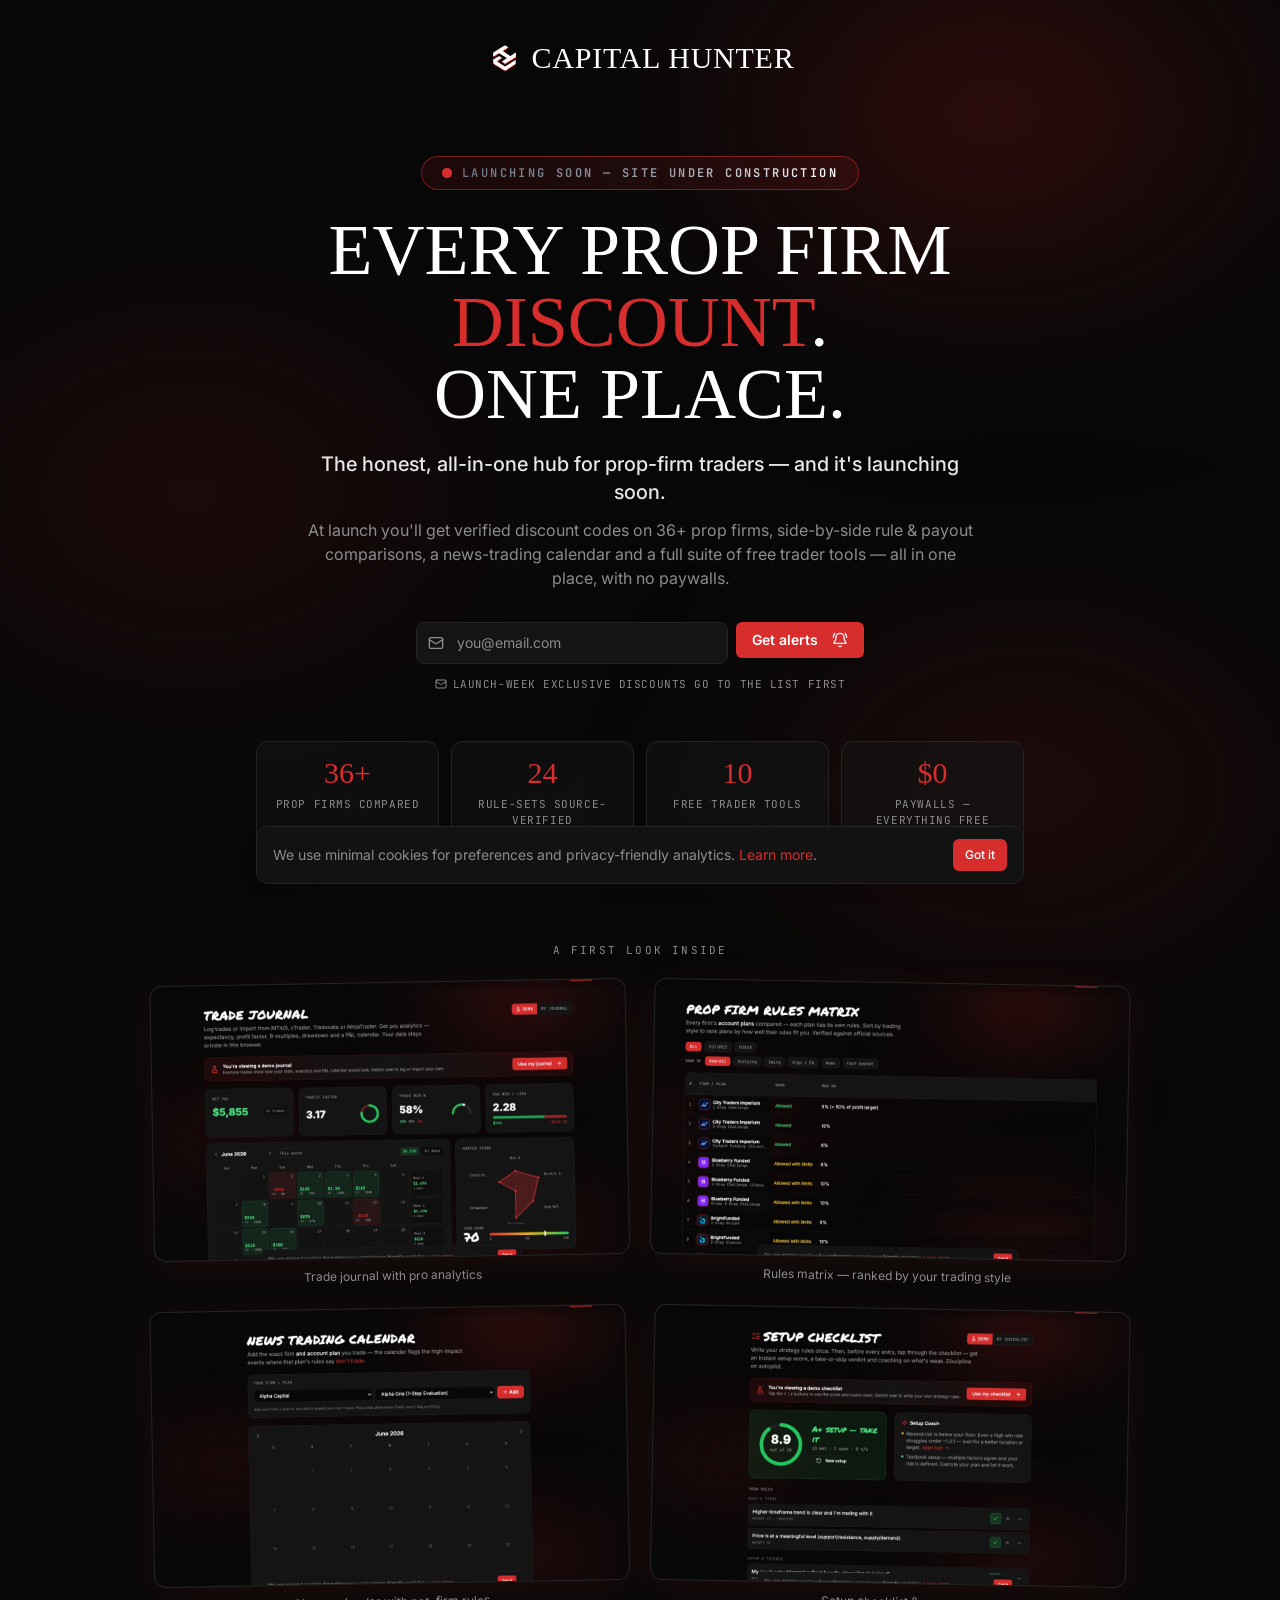
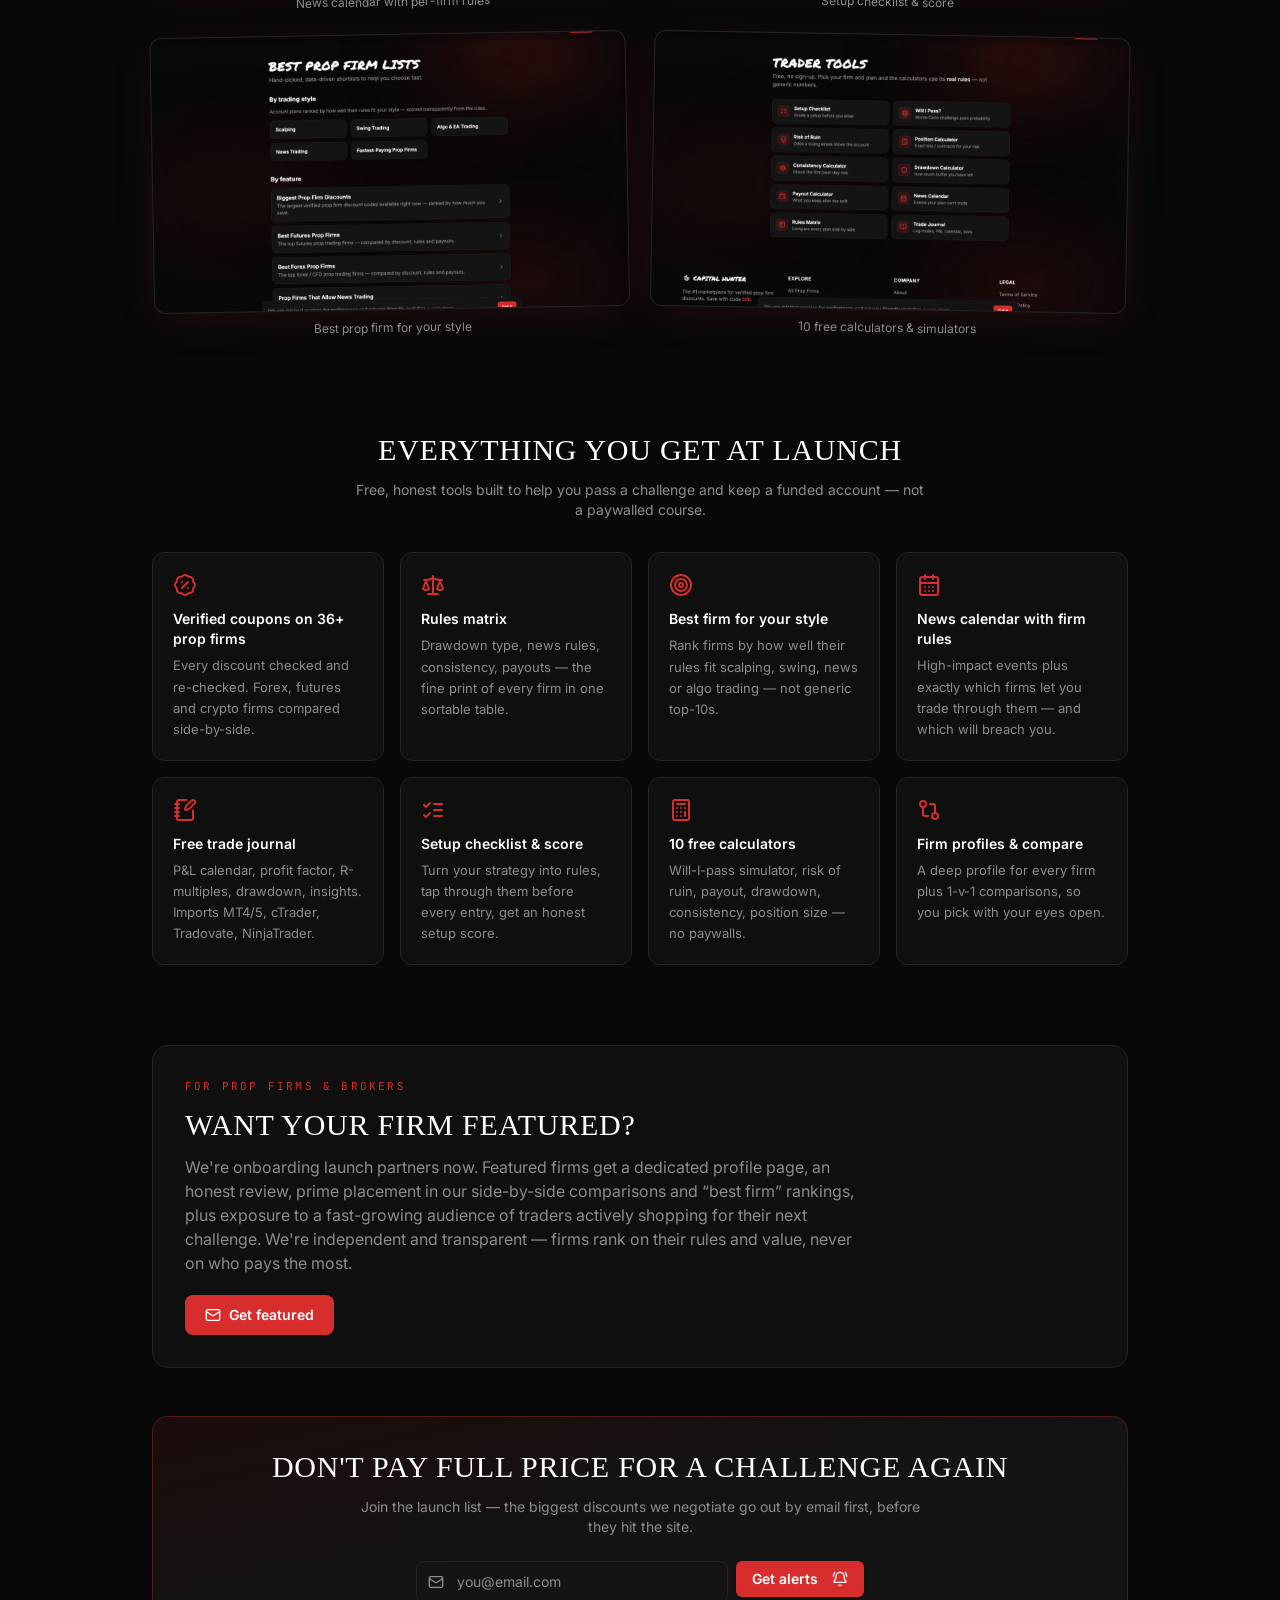
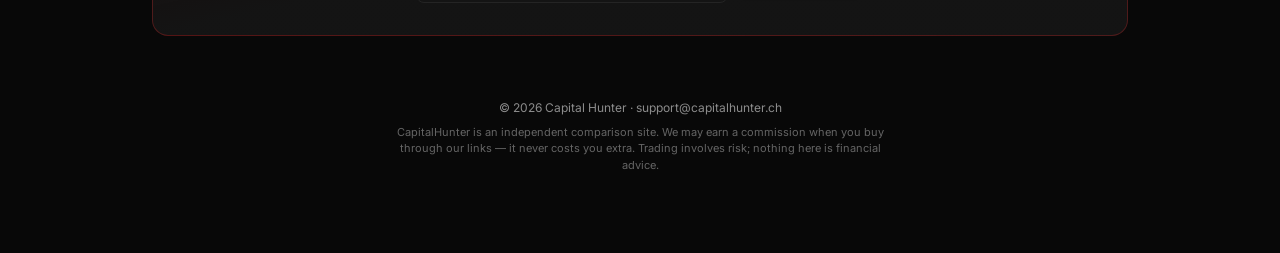
<file: index.html>
<!DOCTYPE html><html lang="en"><head><title data-rh="true">Prop Firm Discounts, Rules &amp; Free Trader Tools — Launching Soon | Capital Hunter</title><meta data-rh="true" name="description" content="CapitalHunter is launching: verified discounts on 36+ prop trading firms, a full rules matrix, news calendar, free trade journal and calculators. Join the launch list for exclusive launch-week coupons."><meta data-rh="true" name="robots" content="index, follow, max-image-preview:large, max-snippet:-1, max-video-preview:-1"><meta data-rh="true" name="googlebot" content="index, follow, max-image-preview:large, max-snippet:-1, max-video-preview:-1"><meta data-rh="true" property="og:type" content="website"><meta data-rh="true" property="og:site_name" content="Capital Hunter"><meta data-rh="true" property="og:title" content="Prop Firm Discounts, Rules &amp; Free Trader Tools — Launching Soon | Capital Hunter"><meta data-rh="true" property="og:description" content="CapitalHunter is launching: verified discounts on 36+ prop trading firms, a full rules matrix, news calendar, free trade journal and calculators. Join the launch list for exclusive launch-week coupons."><meta data-rh="true" property="og:url" content="https://capitalhunter.ch/"><meta data-rh="true" property="og:image" content="https://capitalhunter.ch/logo-512.png"><meta data-rh="true" name="twitter:card" content="summary_large_image"><meta data-rh="true" name="twitter:title" content="Prop Firm Discounts, Rules &amp; Free Trader Tools — Launching Soon | Capital Hunter"><meta data-rh="true" name="twitter:description" content="CapitalHunter is launching: verified discounts on 36+ prop trading firms, a full rules matrix, news calendar, free trade journal and calculators. Join the launch list for exclusive launch-week coupons."><meta data-rh="true" name="twitter:image" content="https://capitalhunter.ch/logo-512.png"><link data-rh="true" rel="canonical" href="https://capitalhunter.ch/"><script data-rh="true" type="application/ld+json">{"@context":"https://schema.org","@type":"Organization","name":"Capital Hunter","url":"https://capitalhunter.ch","logo":"https://capitalhunter.ch/logo-512.png","description":"Verified discounts on the top prop trading firms. Compare rules, payouts, drawdown and account sizes, then save on every challenge with our partner coupon codes.","sameAs":[]}</script><script data-rh="true" type="application/ld+json">{"@context":"https://schema.org","@type":"WebSite","name":"Capital Hunter","url":"https://capitalhunter.ch","potentialAction":{"@type":"SearchAction","target":{"@type":"EntryPoint","urlTemplate":"https://capitalhunter.ch/search?q={search_term_string}"},"query-input":"required name=search_term_string"}}</script>
    <meta charset="UTF-8">
    <meta name="viewport" content="width=device-width, initial-scale=1.0">
    <link rel="icon" type="image/png" sizes="48x48" href="/favicon-48.png">
    <link rel="icon" type="image/png" sizes="32x32" href="/favicon-32.png">
    <link rel="apple-touch-icon" href="/apple-touch-icon.png">
    <link rel="manifest" href="/manifest.json">
    <meta name="theme-color" content="#080808">

    <!-- Fonts: preconnect + parallel load (was a render-blocking CSS @import). -->
    <link rel="preconnect" href="https://fonts.googleapis.com">
    <link rel="preconnect" href="https://fonts.gstatic.com" crossorigin="">
    <link rel="preload" as="style" href="https://fonts.googleapis.com/css2?family=Permanent+Marker&amp;family=Inter:wght@400;500;600;700;800&amp;family=JetBrains+Mono:wght@400;500;600;700&amp;display=swap">
    <link rel="stylesheet" href="https://fonts.googleapis.com/css2?family=Permanent+Marker&amp;family=Inter:wght@400;500;600;700;800&amp;family=JetBrains+Mono:wght@400;500;600;700&amp;display=swap">
    <!-- Warm up the Supabase connection so the first data call is instant. -->
    <link rel="preconnect" href="https://xzxkkfrlmeajymtjlhex.supabase.co" crossorigin="">

    <!-- title + description are managed per-page by the <Seo> component (react-helmet-async). -->
    <script type="module" crossorigin="" src="/assets/app-BKW5QASY.js"></script>
    <link rel="modulepreload" crossorigin="" href="/assets/react-CZyGPQdu.js">
    <link rel="modulepreload" crossorigin="" href="/assets/vendor-DFMEHlR-.js">
    <link rel="modulepreload" crossorigin="" href="/assets/query-DikOKf4V.js">
    <link rel="modulepreload" crossorigin="" href="/assets/icons-BcLUi4sx.js">
    <link rel="modulepreload" crossorigin="" href="/assets/radix-BNWSrQ6s.js">
    <link rel="modulepreload" crossorigin="" href="/assets/supabase-BZ8bk2RT.js">
    <link rel="stylesheet" crossorigin="" href="/assets/app-D-nCjXD_.css">
  </head>
  <body>
    <div id="root" data-server-rendered="true"><div class="relative min-h-screen bg-background text-white"><div class="ch-bg-glow" aria-hidden="true"></div><div class="ch-bg-glow-bottom" aria-hidden="true"></div><div class="relative z-10 max-w-5xl mx-auto px-4 sm:px-6 pt-10 pb-20"><div class="flex items-center justify-center gap-2.5"><img src="/logo.png" alt="Capital Hunter logo" width="34" height="34" class="w-8 h-8 sm:w-9 sm:h-9 object-contain"><span class="font-marker text-2xl sm:text-3xl text-white tracking-wide">CAPITAL HUNTER</span></div><div class="text-center mt-14 sm:mt-20"><div class="inline-flex items-center gap-2.5 px-5 py-2 rounded-full border border-primary/50 bg-primary/10"><span class="relative flex h-2.5 w-2.5"><span class="animate-ping absolute inline-flex h-full w-full rounded-full bg-primary opacity-75"></span><span class="relative inline-flex rounded-full h-2.5 w-2.5 bg-primary"></span></span><span class="ch-shimmer text-xs font-mono font-semibold uppercase tracking-[0.2em]">Launching soon — site under construction</span></div><h1 class="font-marker text-4xl sm:text-6xl lg:text-7xl text-white leading-tight mt-6">EVERY PROP FIRM <span class="text-primary">DISCOUNT</span>.<br class="hidden sm:block"> ONE PLACE.</h1><p class="font-inter text-white/90 text-lg sm:text-xl max-w-2xl mx-auto mt-5 font-medium">The honest, all-in-one hub for prop-firm traders — and it's launching soon.</p><p class="font-inter text-muted-foreground text-sm sm:text-base max-w-2xl mx-auto mt-3">At launch you'll get verified discount codes on 36+ prop firms, side-by-side rule &amp; payout comparisons, a news-trading calendar and a full suite of free trader tools — all in one place, with no paywalls.</p><div class="max-w-md mx-auto mt-8"><form class="flex flex-col sm:flex-row gap-2 max-w-md mx-auto"><div class="relative flex-1"><svg xmlns="http://www.w3.org/2000/svg" width="24" height="24" viewBox="0 0 24 24" fill="none" stroke="currentColor" stroke-width="2" stroke-linecap="round" stroke-linejoin="round" class="lucide lucide-mail absolute left-3 top-1/2 -translate-y-1/2 w-4 h-4 text-muted-foreground"><rect width="20" height="16" x="2" y="4" rx="2"></rect><path d="m22 7-8.97 5.7a1.94 1.94 0 0 1-2.06 0L2 7"></path></svg><input type="email" placeholder="you@email.com" aria-label="Email address" class="w-full pl-10 pr-3 py-2.5 bg-card border border-border rounded-lg text-sm font-inter text-white placeholder:text-muted-foreground focus:outline-none focus:ring-1 focus:ring-primary/50" value=""></div><button class="inline-flex items-center justify-center gap-2 rounded-md text-sm transition-colors focus-visible:outline-none focus-visible:ring-1 focus-visible:ring-ring disabled:pointer-events-none disabled:opacity-50 [&amp;_svg]:pointer-events-none [&amp;_svg]:size-4 [&amp;_svg]:shrink-0 shadow h-9 px-4 py-2 bg-primary hover:bg-primary/90 text-white font-inter font-semibold whitespace-nowrap" type="submit">Get alerts <svg xmlns="http://www.w3.org/2000/svg" width="24" height="24" viewBox="0 0 24 24" fill="none" stroke="currentColor" stroke-width="2" stroke-linecap="round" stroke-linejoin="round" class="lucide lucide-bell-ring w-4 h-4 ml-1.5"><path d="M10.268 21a2 2 0 0 0 3.464 0"></path><path d="M22 8c0-2.3-.8-4.3-2-6"></path><path d="M3.262 15.326A1 1 0 0 0 4 17h16a1 1 0 0 0 .74-1.673C19.41 13.956 18 12.499 18 8A6 6 0 0 0 6 8c0 4.499-1.411 5.956-2.738 7.326"></path><path d="M4 2C2.8 3.7 2 5.7 2 8"></path></svg></button></form><p class="flex items-center justify-center gap-1.5 text-[11px] font-mono text-muted-foreground mt-3 uppercase tracking-wider"><svg xmlns="http://www.w3.org/2000/svg" width="24" height="24" viewBox="0 0 24 24" fill="none" stroke="currentColor" stroke-width="2" stroke-linecap="round" stroke-linejoin="round" class="lucide lucide-mail w-3 h-3"><rect width="20" height="16" x="2" y="4" rx="2"></rect><path d="m22 7-8.97 5.7a1.94 1.94 0 0 1-2.06 0L2 7"></path></svg> Launch-week exclusive discounts go to the list first</p></div><div class="grid grid-cols-2 sm:grid-cols-4 gap-3 max-w-3xl mx-auto mt-12"><div class="rounded-xl border border-border bg-card/60 px-4 py-4"><p class="font-marker text-3xl text-primary leading-none">36+</p><p class="text-[11px] font-mono text-muted-foreground uppercase tracking-wider mt-2">prop firms compared</p></div><div class="rounded-xl border border-border bg-card/60 px-4 py-4"><p class="font-marker text-3xl text-primary leading-none">24</p><p class="text-[11px] font-mono text-muted-foreground uppercase tracking-wider mt-2">rule-sets source-verified</p></div><div class="rounded-xl border border-border bg-card/60 px-4 py-4"><p class="font-marker text-3xl text-primary leading-none">10</p><p class="text-[11px] font-mono text-muted-foreground uppercase tracking-wider mt-2">free trader tools</p></div><div class="rounded-xl border border-border bg-card/60 px-4 py-4"><p class="font-marker text-3xl text-primary leading-none">$0</p><p class="text-[11px] font-mono text-muted-foreground uppercase tracking-wider mt-2">paywalls — everything free</p></div></div></div><div class="mt-16 sm:mt-24"><p class="text-center text-[11px] font-mono text-muted-foreground uppercase tracking-[0.2em] mb-6">A first look inside</p><div class="grid sm:grid-cols-2 gap-6"><figure class="-rotate-1 transition-transform duration-300 hover:rotate-0 hover:scale-[1.02]"><div class="rounded-xl overflow-hidden border border-border bg-card shadow-[0_8px_40px_rgba(215,47,47,0.10)]"><img src="/launch/journal.jpg" alt="Trade journal with pro analytics" width="1200" height="694" loading="eager" class="w-full h-auto"></div><figcaption class="text-center text-xs font-inter text-muted-foreground mt-2.5">Trade journal with pro analytics</figcaption></figure><figure class="rotate-1 transition-transform duration-300 hover:rotate-0 hover:scale-[1.02]"><div class="rounded-xl overflow-hidden border border-border bg-card shadow-[0_8px_40px_rgba(215,47,47,0.10)]"><img src="/launch/rules.jpg" alt="Rules matrix — ranked by your trading style" width="1200" height="694" loading="lazy" class="w-full h-auto"></div><figcaption class="text-center text-xs font-inter text-muted-foreground mt-2.5">Rules matrix — ranked by your trading style</figcaption></figure><figure class="-rotate-1 transition-transform duration-300 hover:rotate-0 hover:scale-[1.02]"><div class="rounded-xl overflow-hidden border border-border bg-card shadow-[0_8px_40px_rgba(215,47,47,0.10)]"><img src="/launch/calendar.jpg" alt="News calendar with per-firm rules" width="1200" height="694" loading="lazy" class="w-full h-auto"></div><figcaption class="text-center text-xs font-inter text-muted-foreground mt-2.5">News calendar with per-firm rules</figcaption></figure><figure class="rotate-1 transition-transform duration-300 hover:rotate-0 hover:scale-[1.02]"><div class="rounded-xl overflow-hidden border border-border bg-card shadow-[0_8px_40px_rgba(215,47,47,0.10)]"><img src="/launch/checklist.jpg" alt="Setup checklist &amp; score" width="1200" height="694" loading="lazy" class="w-full h-auto"></div><figcaption class="text-center text-xs font-inter text-muted-foreground mt-2.5">Setup checklist &amp; score</figcaption></figure><figure class="-rotate-1 transition-transform duration-300 hover:rotate-0 hover:scale-[1.02]"><div class="rounded-xl overflow-hidden border border-border bg-card shadow-[0_8px_40px_rgba(215,47,47,0.10)]"><img src="/launch/best.jpg" alt="Best prop firm for your style" width="1200" height="694" loading="lazy" class="w-full h-auto"></div><figcaption class="text-center text-xs font-inter text-muted-foreground mt-2.5">Best prop firm for your style</figcaption></figure><figure class="rotate-1 transition-transform duration-300 hover:rotate-0 hover:scale-[1.02]"><div class="rounded-xl overflow-hidden border border-border bg-card shadow-[0_8px_40px_rgba(215,47,47,0.10)]"><img src="/launch/tools.jpg" alt="10 free calculators &amp; simulators" width="1200" height="694" loading="lazy" class="w-full h-auto"></div><figcaption class="text-center text-xs font-inter text-muted-foreground mt-2.5">10 free calculators &amp; simulators</figcaption></figure></div></div><div class="mt-20 sm:mt-24"><h2 class="font-marker text-2xl sm:text-3xl text-white text-center tracking-wide">EVERYTHING YOU GET AT LAUNCH</h2><p class="text-center font-inter text-muted-foreground text-sm mt-3 max-w-xl mx-auto">Free, honest tools built to help you pass a challenge and keep a funded account — not a paywalled course.</p><div class="grid sm:grid-cols-2 lg:grid-cols-4 gap-4 mt-8"><div class="rounded-xl border border-border bg-card/60 p-5 hover:border-primary/40 transition-colors"><svg xmlns="http://www.w3.org/2000/svg" width="24" height="24" viewBox="0 0 24 24" fill="none" stroke="currentColor" stroke-width="2" stroke-linecap="round" stroke-linejoin="round" class="lucide lucide-badge-percent w-6 h-6 text-primary"><path d="M3.85 8.62a4 4 0 0 1 4.78-4.77 4 4 0 0 1 6.74 0 4 4 0 0 1 4.78 4.78 4 4 0 0 1 0 6.74 4 4 0 0 1-4.77 4.78 4 4 0 0 1-6.75 0 4 4 0 0 1-4.78-4.77 4 4 0 0 1 0-6.76Z"></path><path d="m15 9-6 6"></path><path d="M9 9h.01"></path><path d="M15 15h.01"></path></svg><h3 class="font-inter font-semibold text-white text-sm mt-3">Verified coupons on 36+ prop firms</h3><p class="font-inter text-muted-foreground text-[13px] leading-relaxed mt-1.5">Every discount checked and re-checked. Forex, futures and crypto firms compared side-by-side.</p></div><div class="rounded-xl border border-border bg-card/60 p-5 hover:border-primary/40 transition-colors"><svg xmlns="http://www.w3.org/2000/svg" width="24" height="24" viewBox="0 0 24 24" fill="none" stroke="currentColor" stroke-width="2" stroke-linecap="round" stroke-linejoin="round" class="lucide lucide-scale w-6 h-6 text-primary"><path d="m16 16 3-8 3 8c-.87.65-1.92 1-3 1s-2.13-.35-3-1Z"></path><path d="m2 16 3-8 3 8c-.87.65-1.92 1-3 1s-2.13-.35-3-1Z"></path><path d="M7 21h10"></path><path d="M12 3v18"></path><path d="M3 7h2c2 0 5-1 7-2 2 1 5 2 7 2h2"></path></svg><h3 class="font-inter font-semibold text-white text-sm mt-3">Rules matrix</h3><p class="font-inter text-muted-foreground text-[13px] leading-relaxed mt-1.5">Drawdown type, news rules, consistency, payouts — the fine print of every firm in one sortable table.</p></div><div class="rounded-xl border border-border bg-card/60 p-5 hover:border-primary/40 transition-colors"><svg xmlns="http://www.w3.org/2000/svg" width="24" height="24" viewBox="0 0 24 24" fill="none" stroke="currentColor" stroke-width="2" stroke-linecap="round" stroke-linejoin="round" class="lucide lucide-target w-6 h-6 text-primary"><circle cx="12" cy="12" r="10"></circle><circle cx="12" cy="12" r="6"></circle><circle cx="12" cy="12" r="2"></circle></svg><h3 class="font-inter font-semibold text-white text-sm mt-3">Best firm for your style</h3><p class="font-inter text-muted-foreground text-[13px] leading-relaxed mt-1.5">Rank firms by how well their rules fit scalping, swing, news or algo trading — not generic top-10s.</p></div><div class="rounded-xl border border-border bg-card/60 p-5 hover:border-primary/40 transition-colors"><svg xmlns="http://www.w3.org/2000/svg" width="24" height="24" viewBox="0 0 24 24" fill="none" stroke="currentColor" stroke-width="2" stroke-linecap="round" stroke-linejoin="round" class="lucide lucide-calendar-days w-6 h-6 text-primary"><path d="M8 2v4"></path><path d="M16 2v4"></path><rect width="18" height="18" x="3" y="4" rx="2"></rect><path d="M3 10h18"></path><path d="M8 14h.01"></path><path d="M12 14h.01"></path><path d="M16 14h.01"></path><path d="M8 18h.01"></path><path d="M12 18h.01"></path><path d="M16 18h.01"></path></svg><h3 class="font-inter font-semibold text-white text-sm mt-3">News calendar with firm rules</h3><p class="font-inter text-muted-foreground text-[13px] leading-relaxed mt-1.5">High-impact events plus exactly which firms let you trade through them — and which will breach you.</p></div><div class="rounded-xl border border-border bg-card/60 p-5 hover:border-primary/40 transition-colors"><svg xmlns="http://www.w3.org/2000/svg" width="24" height="24" viewBox="0 0 24 24" fill="none" stroke="currentColor" stroke-width="2" stroke-linecap="round" stroke-linejoin="round" class="lucide lucide-notebook-pen w-6 h-6 text-primary"><path d="M13.4 2H6a2 2 0 0 0-2 2v16a2 2 0 0 0 2 2h12a2 2 0 0 0 2-2v-7.4"></path><path d="M2 6h4"></path><path d="M2 10h4"></path><path d="M2 14h4"></path><path d="M2 18h4"></path><path d="M21.378 5.626a1 1 0 1 0-3.004-3.004l-5.01 5.012a2 2 0 0 0-.506.854l-.837 2.87a.5.5 0 0 0 .62.62l2.87-.837a2 2 0 0 0 .854-.506z"></path></svg><h3 class="font-inter font-semibold text-white text-sm mt-3">Free trade journal</h3><p class="font-inter text-muted-foreground text-[13px] leading-relaxed mt-1.5">P&amp;L calendar, profit factor, R-multiples, drawdown, insights. Imports MT4/5, cTrader, Tradovate, NinjaTrader.</p></div><div class="rounded-xl border border-border bg-card/60 p-5 hover:border-primary/40 transition-colors"><svg xmlns="http://www.w3.org/2000/svg" width="24" height="24" viewBox="0 0 24 24" fill="none" stroke="currentColor" stroke-width="2" stroke-linecap="round" stroke-linejoin="round" class="lucide lucide-list-checks w-6 h-6 text-primary"><path d="m3 17 2 2 4-4"></path><path d="m3 7 2 2 4-4"></path><path d="M13 6h8"></path><path d="M13 12h8"></path><path d="M13 18h8"></path></svg><h3 class="font-inter font-semibold text-white text-sm mt-3">Setup checklist &amp; score</h3><p class="font-inter text-muted-foreground text-[13px] leading-relaxed mt-1.5">Turn your strategy into rules, tap through them before every entry, get an honest setup score.</p></div><div class="rounded-xl border border-border bg-card/60 p-5 hover:border-primary/40 transition-colors"><svg xmlns="http://www.w3.org/2000/svg" width="24" height="24" viewBox="0 0 24 24" fill="none" stroke="currentColor" stroke-width="2" stroke-linecap="round" stroke-linejoin="round" class="lucide lucide-calculator w-6 h-6 text-primary"><rect width="16" height="20" x="4" y="2" rx="2"></rect><line x1="8" x2="16" y1="6" y2="6"></line><line x1="16" x2="16" y1="14" y2="18"></line><path d="M16 10h.01"></path><path d="M12 10h.01"></path><path d="M8 10h.01"></path><path d="M12 14h.01"></path><path d="M8 14h.01"></path><path d="M12 18h.01"></path><path d="M8 18h.01"></path></svg><h3 class="font-inter font-semibold text-white text-sm mt-3">10 free calculators</h3><p class="font-inter text-muted-foreground text-[13px] leading-relaxed mt-1.5">Will-I-pass simulator, risk of ruin, payout, drawdown, consistency, position size — no paywalls.</p></div><div class="rounded-xl border border-border bg-card/60 p-5 hover:border-primary/40 transition-colors"><svg xmlns="http://www.w3.org/2000/svg" width="24" height="24" viewBox="0 0 24 24" fill="none" stroke="currentColor" stroke-width="2" stroke-linecap="round" stroke-linejoin="round" class="lucide lucide-git-compare w-6 h-6 text-primary"><circle cx="18" cy="18" r="3"></circle><circle cx="6" cy="6" r="3"></circle><path d="M13 6h3a2 2 0 0 1 2 2v7"></path><path d="M11 18H8a2 2 0 0 1-2-2V9"></path></svg><h3 class="font-inter font-semibold text-white text-sm mt-3">Firm profiles &amp; compare</h3><p class="font-inter text-muted-foreground text-[13px] leading-relaxed mt-1.5">A deep profile for every firm plus 1-v-1 comparisons, so you pick with your eyes open.</p></div></div></div><div class="mt-20 rounded-2xl border border-border bg-card/60 p-8"><p class="font-mono text-[11px] text-primary uppercase tracking-[0.2em]">For prop firms &amp; brokers</p><h2 class="font-marker text-2xl sm:text-3xl text-white tracking-wide mt-3">WANT YOUR FIRM FEATURED?</h2><p class="font-inter text-muted-foreground text-sm sm:text-base max-w-2xl mt-3 leading-relaxed">We're onboarding launch partners now. Featured firms get a dedicated profile page, an honest review, prime placement in our side-by-side comparisons and “best firm” rankings, plus exposure to a fast-growing audience of traders actively shopping for their next challenge. We're independent and transparent — firms rank on their rules and value, never on who pays the most.</p><a href="mailto:support@capitalhunter.ch?subject=Partnership%20%E2%80%94%20feature%20our%20firm%20on%20CapitalHunter" class="inline-flex items-center gap-2 mt-5 px-5 py-2.5 rounded-lg bg-primary text-white font-inter font-semibold text-sm hover:bg-primary/90 transition-colors"><svg xmlns="http://www.w3.org/2000/svg" width="24" height="24" viewBox="0 0 24 24" fill="none" stroke="currentColor" stroke-width="2" stroke-linecap="round" stroke-linejoin="round" class="lucide lucide-mail w-4 h-4"><rect width="20" height="16" x="2" y="4" rx="2"></rect><path d="m22 7-8.97 5.7a1.94 1.94 0 0 1-2.06 0L2 7"></path></svg> Get featured</a></div><div class="mt-12 rounded-2xl border border-primary/30 bg-gradient-to-br from-primary/10 via-card to-card p-8 text-center"><h2 class="font-marker text-2xl sm:text-3xl text-white tracking-wide">DON'T PAY FULL PRICE FOR A CHALLENGE AGAIN</h2><p class="font-inter text-muted-foreground text-sm max-w-xl mx-auto mt-3">Join the launch list — the biggest discounts we negotiate go out by email first, before they hit the site.</p><div class="max-w-md mx-auto mt-6"><form class="flex flex-col sm:flex-row gap-2 max-w-md mx-auto"><div class="relative flex-1"><svg xmlns="http://www.w3.org/2000/svg" width="24" height="24" viewBox="0 0 24 24" fill="none" stroke="currentColor" stroke-width="2" stroke-linecap="round" stroke-linejoin="round" class="lucide lucide-mail absolute left-3 top-1/2 -translate-y-1/2 w-4 h-4 text-muted-foreground"><rect width="20" height="16" x="2" y="4" rx="2"></rect><path d="m22 7-8.97 5.7a1.94 1.94 0 0 1-2.06 0L2 7"></path></svg><input type="email" placeholder="you@email.com" aria-label="Email address" class="w-full pl-10 pr-3 py-2.5 bg-card border border-border rounded-lg text-sm font-inter text-white placeholder:text-muted-foreground focus:outline-none focus:ring-1 focus:ring-primary/50" value=""></div><button class="inline-flex items-center justify-center gap-2 rounded-md text-sm transition-colors focus-visible:outline-none focus-visible:ring-1 focus-visible:ring-ring disabled:pointer-events-none disabled:opacity-50 [&amp;_svg]:pointer-events-none [&amp;_svg]:size-4 [&amp;_svg]:shrink-0 shadow h-9 px-4 py-2 bg-primary hover:bg-primary/90 text-white font-inter font-semibold whitespace-nowrap" type="submit">Get alerts <svg xmlns="http://www.w3.org/2000/svg" width="24" height="24" viewBox="0 0 24 24" fill="none" stroke="currentColor" stroke-width="2" stroke-linecap="round" stroke-linejoin="round" class="lucide lucide-bell-ring w-4 h-4 ml-1.5"><path d="M10.268 21a2 2 0 0 0 3.464 0"></path><path d="M22 8c0-2.3-.8-4.3-2-6"></path><path d="M3.262 15.326A1 1 0 0 0 4 17h16a1 1 0 0 0 .74-1.673C19.41 13.956 18 12.499 18 8A6 6 0 0 0 6 8c0 4.499-1.411 5.956-2.738 7.326"></path><path d="M4 2C2.8 3.7 2 5.7 2 8"></path></svg></button></form></div></div><footer class="mt-16 text-center"><p class="text-xs font-inter text-muted-foreground">© <!-- -->2026<!-- --> <!-- -->Capital Hunter<!-- --> · <a href="mailto:support@capitalhunter.ch" class="hover:text-white transition-colors">support@capitalhunter.ch</a></p><p class="text-[11px] font-inter text-muted-foreground/70 mt-2 max-w-lg mx-auto">CapitalHunter is an independent comparison site. We may earn a commission when you buy through our links — it never costs you extra. Trading involves risk; nothing here is financial advice.</p></footer></div></div><script>window.__staticRouterHydrationData = JSON.parse("{\"loaderData\":{\"0\":null},\"actionData\":null,\"errors\":null}");</script></div>
<script>window.__VITE_REACT_SSG_HASH__ = 'jtonjcso9g'</script>
  

</body></html>
</file>
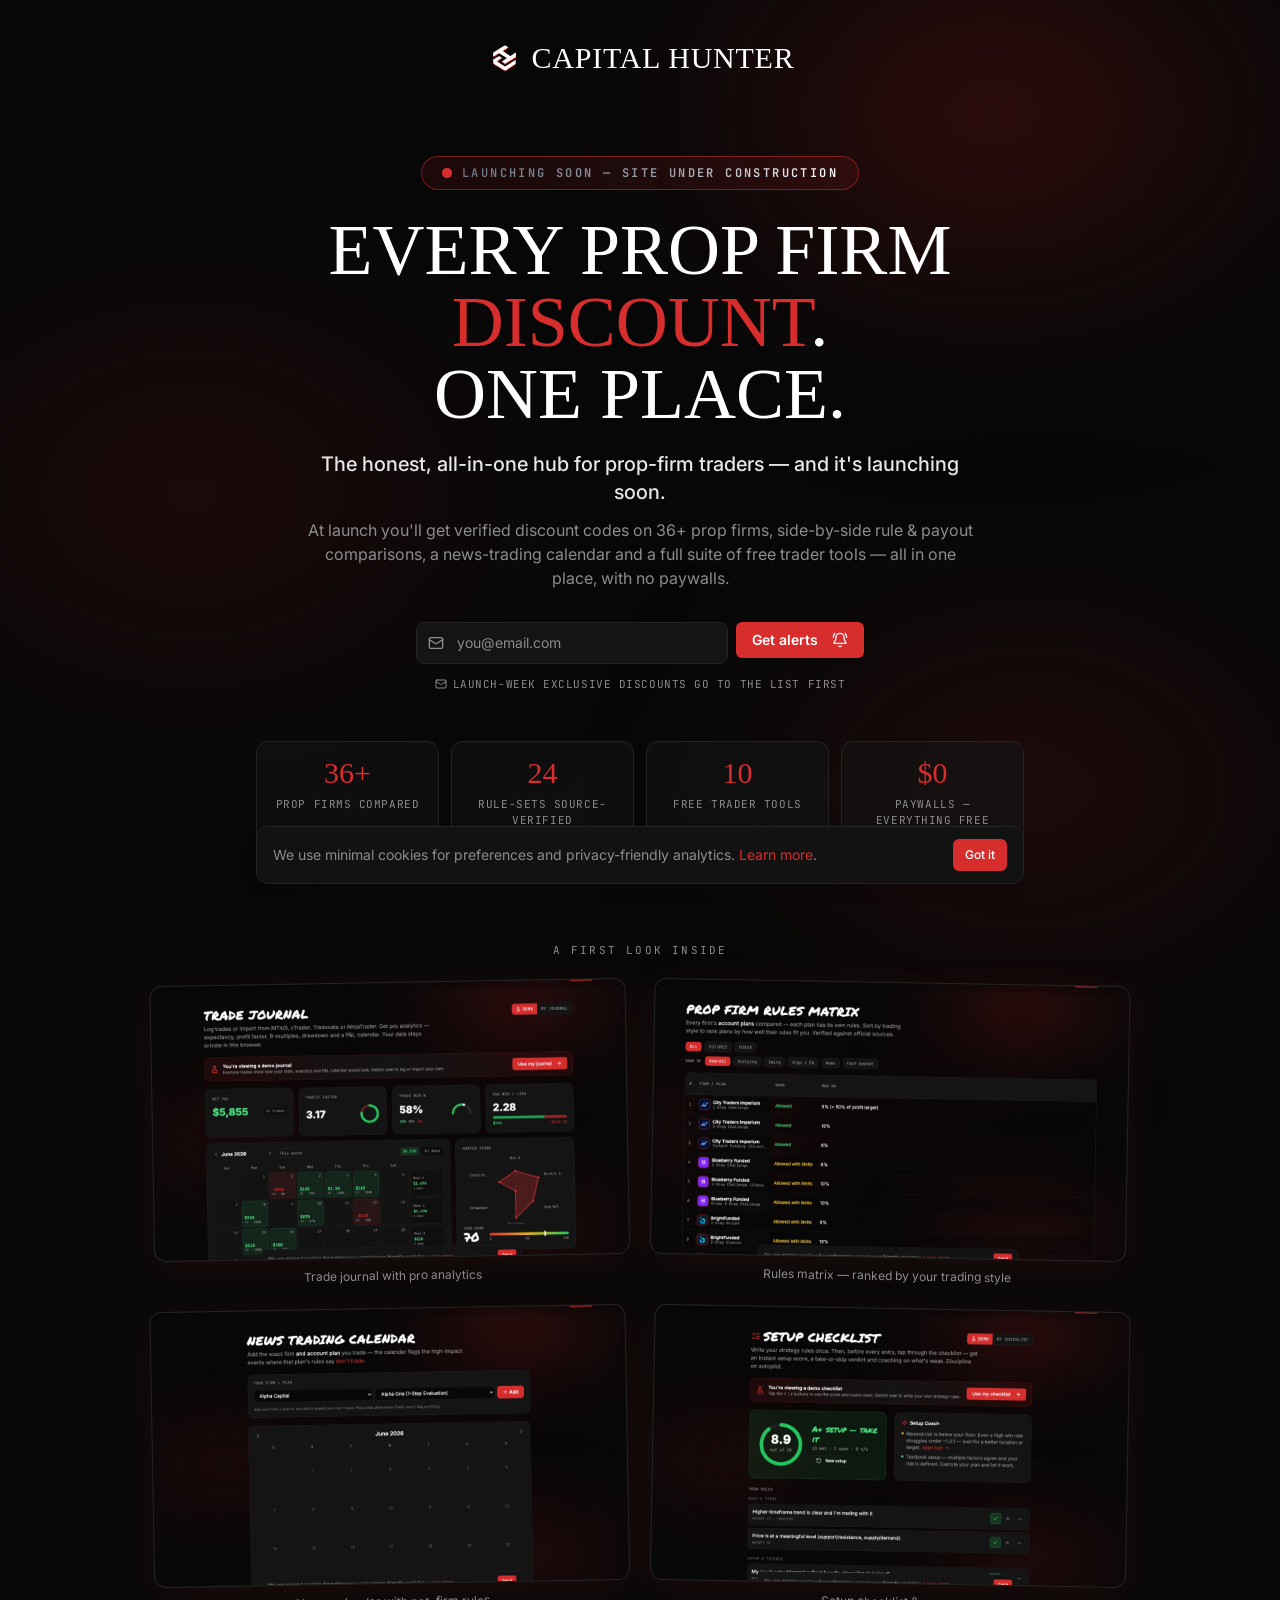
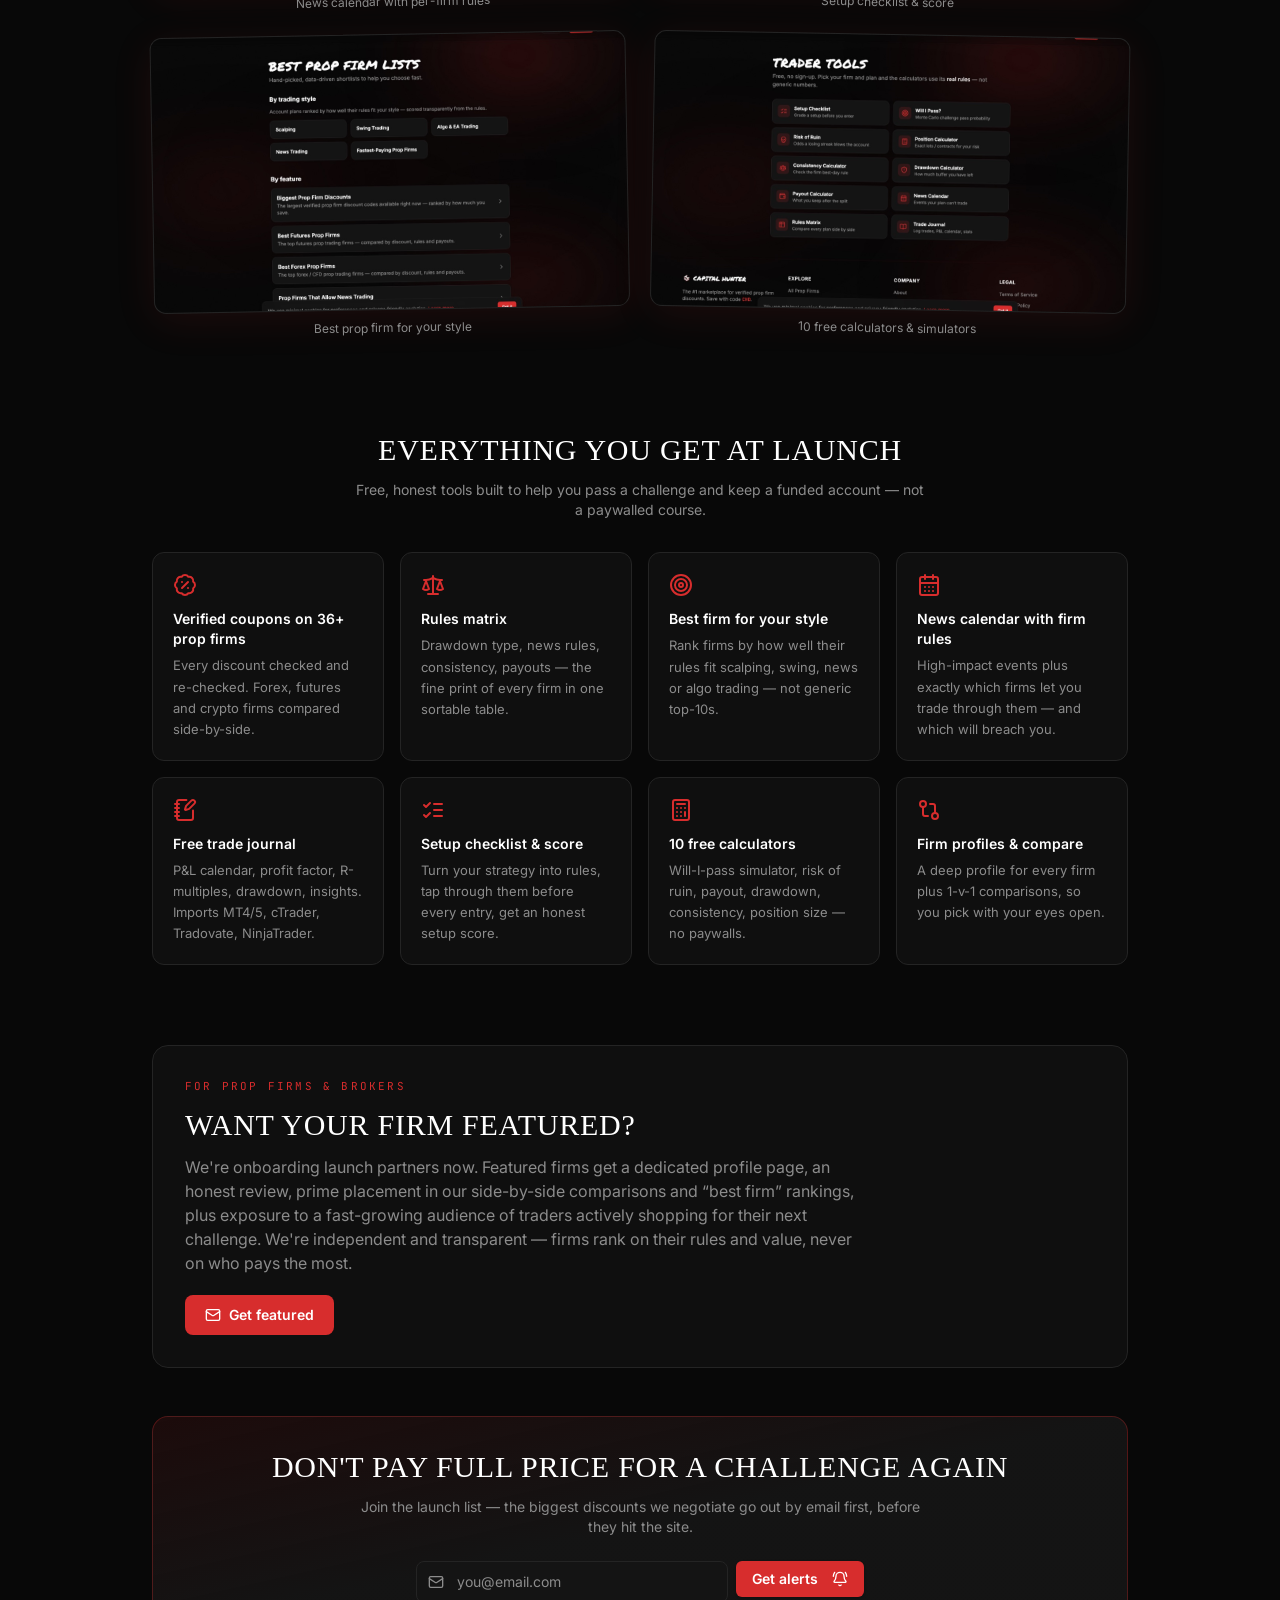
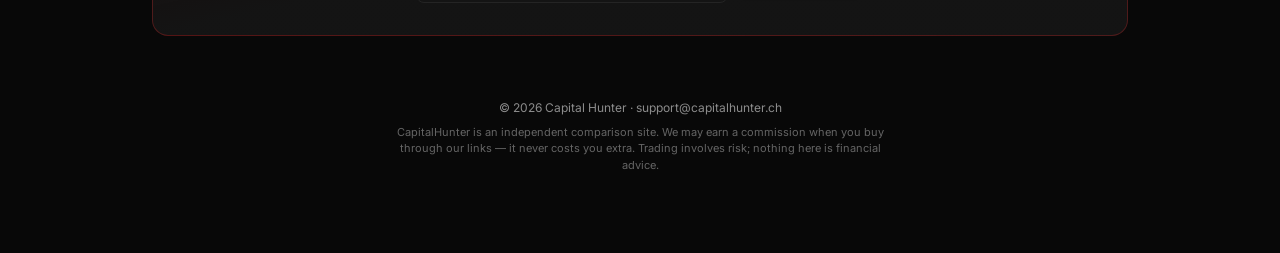
<file: affiliate-disclosure/index.html>
<!DOCTYPE html><html lang="en"><head><title data-rh="true">Affiliate Disclosure | Capital Hunter</title><meta data-rh="true" name="description" content="How Capital Hunter earns affiliate commissions and how that affects (and doesn't affect) what you read."><meta data-rh="true" name="robots" content="index, follow, max-image-preview:large, max-snippet:-1, max-video-preview:-1"><meta data-rh="true" name="googlebot" content="index, follow, max-image-preview:large, max-snippet:-1, max-video-preview:-1"><meta data-rh="true" property="og:type" content="website"><meta data-rh="true" property="og:site_name" content="Capital Hunter"><meta data-rh="true" property="og:title" content="Affiliate Disclosure | Capital Hunter"><meta data-rh="true" property="og:description" content="How Capital Hunter earns affiliate commissions and how that affects (and doesn't affect) what you read."><meta data-rh="true" property="og:url" content="https://capitalhunter.ch/affiliate-disclosure"><meta data-rh="true" property="og:image" content="https://capitalhunter.ch/logo-512.png"><meta data-rh="true" name="twitter:card" content="summary_large_image"><meta data-rh="true" name="twitter:title" content="Affiliate Disclosure | Capital Hunter"><meta data-rh="true" name="twitter:description" content="How Capital Hunter earns affiliate commissions and how that affects (and doesn't affect) what you read."><meta data-rh="true" name="twitter:image" content="https://capitalhunter.ch/logo-512.png"><link data-rh="true" rel="canonical" href="https://capitalhunter.ch/affiliate-disclosure">
    <meta charset="UTF-8">
    <meta name="viewport" content="width=device-width, initial-scale=1.0">
    <link rel="icon" type="image/png" sizes="48x48" href="/favicon-48.png">
    <link rel="icon" type="image/png" sizes="32x32" href="/favicon-32.png">
    <link rel="apple-touch-icon" href="/apple-touch-icon.png">
    <link rel="manifest" href="/manifest.json">
    <meta name="theme-color" content="#080808">

    <!-- Fonts: preconnect + parallel load (was a render-blocking CSS @import). -->
    <link rel="preconnect" href="https://fonts.googleapis.com">
    <link rel="preconnect" href="https://fonts.gstatic.com" crossorigin="">
    <link rel="preload" as="style" href="https://fonts.googleapis.com/css2?family=Permanent+Marker&amp;family=Inter:wght@400;500;600;700;800&amp;family=JetBrains+Mono:wght@400;500;600;700&amp;display=swap">
    <link rel="stylesheet" href="https://fonts.googleapis.com/css2?family=Permanent+Marker&amp;family=Inter:wght@400;500;600;700;800&amp;family=JetBrains+Mono:wght@400;500;600;700&amp;display=swap">
    <!-- Warm up the Supabase connection so the first data call is instant. -->
    <link rel="preconnect" href="https://xzxkkfrlmeajymtjlhex.supabase.co" crossorigin="">

    <!-- title + description are managed per-page by the <Seo> component (react-helmet-async). -->
    <script type="module" crossorigin="" src="/assets/app-BKW5QASY.js"></script>
    <link rel="modulepreload" crossorigin="" href="/assets/react-CZyGPQdu.js">
    <link rel="modulepreload" crossorigin="" href="/assets/vendor-DFMEHlR-.js">
    <link rel="modulepreload" crossorigin="" href="/assets/query-DikOKf4V.js">
    <link rel="modulepreload" crossorigin="" href="/assets/icons-BcLUi4sx.js">
    <link rel="modulepreload" crossorigin="" href="/assets/radix-BNWSrQ6s.js">
    <link rel="modulepreload" crossorigin="" href="/assets/supabase-BZ8bk2RT.js">
    <link rel="stylesheet" crossorigin="" href="/assets/app-D-nCjXD_.css">
  </head>
  <body>
    <div id="root" data-server-rendered="true"><div class="min-h-screen bg-background relative" style="background-color:#080808"><div class="ch-bg-glow"></div><div class="ch-bg-glow-bottom"></div><div class="ch-bg-glow-mid"></div><div class="ch-noise"></div><div class="ch-content"><nav class="fixed top-0 left-0 right-0 z-50 transition-all duration-500" style="background:linear-gradient(to bottom, rgba(5,5,5,0.55) 0%, rgba(5,5,5,0.18) 100%);backdrop-filter:blur(8px);-webkit-backdrop-filter:blur(8px);border-bottom:1px solid transparent;box-shadow:none"><div class="max-w-7xl mx-auto px-4 sm:px-6 lg:px-8"><div class="flex items-center justify-between h-16"><a class="flex items-center gap-2" href="/"><img src="/logo.png" alt="Capital Hunter Logo" width="28" height="28" class="w-7 h-7 object-contain"><span class="font-marker text-xl sm:text-xl text-white tracking-wide">CAPITAL HUNTER</span></a><div class="hidden md:flex items-center gap-6"><a class="text-sm font-inter text-muted-foreground hover:text-white transition-colors" href="/firms">Firms</a><a class="text-sm font-inter text-muted-foreground hover:text-white transition-colors" href="/best">Best</a><div class="relative group"><button class="flex items-center gap-1 text-sm font-inter text-muted-foreground group-hover:text-white transition-colors">Tools <svg xmlns="http://www.w3.org/2000/svg" width="24" height="24" viewBox="0 0 24 24" fill="none" stroke="currentColor" stroke-width="2" stroke-linecap="round" stroke-linejoin="round" class="lucide lucide-chevron-down w-3.5 h-3.5"><path d="m6 9 6 6 6-6"></path></svg></button><div class="absolute left-1/2 -translate-x-1/2 pt-3 hidden group-hover:block"><div class="bg-card border border-border rounded-xl p-2 shadow-xl w-[240px]" style="background:rgba(12,12,12,0.97)"><a class="flex items-center gap-2.5 px-3 py-2 rounded-lg text-sm font-inter text-muted-foreground hover:text-white hover:bg-white/5 transition-colors" href="/tools/checklist"><svg xmlns="http://www.w3.org/2000/svg" width="24" height="24" viewBox="0 0 24 24" fill="none" stroke="currentColor" stroke-width="2" stroke-linecap="round" stroke-linejoin="round" class="lucide lucide-list-checks w-4 h-4 text-primary/80 flex-shrink-0"><path d="m3 17 2 2 4-4"></path><path d="m3 7 2 2 4-4"></path><path d="M13 6h8"></path><path d="M13 12h8"></path><path d="M13 18h8"></path></svg> <!-- -->Setup Checklist</a><a class="flex items-center gap-2.5 px-3 py-2 rounded-lg text-sm font-inter text-muted-foreground hover:text-white hover:bg-white/5 transition-colors" href="/tools/challenge"><svg xmlns="http://www.w3.org/2000/svg" width="24" height="24" viewBox="0 0 24 24" fill="none" stroke="currentColor" stroke-width="2" stroke-linecap="round" stroke-linejoin="round" class="lucide lucide-target w-4 h-4 text-primary/80 flex-shrink-0"><circle cx="12" cy="12" r="10"></circle><circle cx="12" cy="12" r="6"></circle><circle cx="12" cy="12" r="2"></circle></svg> <!-- -->Will I Pass?</a><a class="flex items-center gap-2.5 px-3 py-2 rounded-lg text-sm font-inter text-muted-foreground hover:text-white hover:bg-white/5 transition-colors" href="/tools/risk-of-ruin"><svg xmlns="http://www.w3.org/2000/svg" width="24" height="24" viewBox="0 0 24 24" fill="none" stroke="currentColor" stroke-width="2" stroke-linecap="round" stroke-linejoin="round" class="lucide lucide-skull w-4 h-4 text-primary/80 flex-shrink-0"><path d="m12.5 17-.5-1-.5 1h1z"></path><path d="M15 22a1 1 0 0 0 1-1v-1a2 2 0 0 0 1.56-3.25 8 8 0 1 0-11.12 0A2 2 0 0 0 8 20v1a1 1 0 0 0 1 1z"></path><circle cx="15" cy="12" r="1"></circle><circle cx="9" cy="12" r="1"></circle></svg> <!-- -->Risk of Ruin</a><a class="flex items-center gap-2.5 px-3 py-2 rounded-lg text-sm font-inter text-muted-foreground hover:text-white hover:bg-white/5 transition-colors" href="/calculator"><svg xmlns="http://www.w3.org/2000/svg" width="24" height="24" viewBox="0 0 24 24" fill="none" stroke="currentColor" stroke-width="2" stroke-linecap="round" stroke-linejoin="round" class="lucide lucide-calculator w-4 h-4 text-primary/80 flex-shrink-0"><rect width="16" height="20" x="4" y="2" rx="2"></rect><line x1="8" x2="16" y1="6" y2="6"></line><line x1="16" x2="16" y1="14" y2="18"></line><path d="M16 10h.01"></path><path d="M12 10h.01"></path><path d="M8 10h.01"></path><path d="M12 14h.01"></path><path d="M8 14h.01"></path><path d="M12 18h.01"></path><path d="M8 18h.01"></path></svg> <!-- -->Position Calculator</a><a class="flex items-center gap-2.5 px-3 py-2 rounded-lg text-sm font-inter text-muted-foreground hover:text-white hover:bg-white/5 transition-colors" href="/tools/consistency"><svg xmlns="http://www.w3.org/2000/svg" width="24" height="24" viewBox="0 0 24 24" fill="none" stroke="currentColor" stroke-width="2" stroke-linecap="round" stroke-linejoin="round" class="lucide lucide-scale w-4 h-4 text-primary/80 flex-shrink-0"><path d="m16 16 3-8 3 8c-.87.65-1.92 1-3 1s-2.13-.35-3-1Z"></path><path d="m2 16 3-8 3 8c-.87.65-1.92 1-3 1s-2.13-.35-3-1Z"></path><path d="M7 21h10"></path><path d="M12 3v18"></path><path d="M3 7h2c2 0 5-1 7-2 2 1 5 2 7 2h2"></path></svg> <!-- -->Consistency Calculator</a><a class="flex items-center gap-2.5 px-3 py-2 rounded-lg text-sm font-inter text-muted-foreground hover:text-white hover:bg-white/5 transition-colors" href="/tools/drawdown"><svg xmlns="http://www.w3.org/2000/svg" width="24" height="24" viewBox="0 0 24 24" fill="none" stroke="currentColor" stroke-width="2" stroke-linecap="round" stroke-linejoin="round" class="lucide lucide-shield-alert w-4 h-4 text-primary/80 flex-shrink-0"><path d="M20 13c0 5-3.5 7.5-7.66 8.95a1 1 0 0 1-.67-.01C7.5 20.5 4 18 4 13V6a1 1 0 0 1 1-1c2 0 4.5-1.2 6.24-2.72a1.17 1.17 0 0 1 1.52 0C14.51 3.81 17 5 19 5a1 1 0 0 1 1 1z"></path><path d="M12 8v4"></path><path d="M12 16h.01"></path></svg> <!-- -->Drawdown Calculator</a><a class="flex items-center gap-2.5 px-3 py-2 rounded-lg text-sm font-inter text-muted-foreground hover:text-white hover:bg-white/5 transition-colors" href="/tools/payout"><svg xmlns="http://www.w3.org/2000/svg" width="24" height="24" viewBox="0 0 24 24" fill="none" stroke="currentColor" stroke-width="2" stroke-linecap="round" stroke-linejoin="round" class="lucide lucide-wallet w-4 h-4 text-primary/80 flex-shrink-0"><path d="M19 7V4a1 1 0 0 0-1-1H5a2 2 0 0 0 0 4h15a1 1 0 0 1 1 1v4h-3a2 2 0 0 0 0 4h3a1 1 0 0 0 1-1v-2a1 1 0 0 0-1-1"></path><path d="M3 5v14a2 2 0 0 0 2 2h15a1 1 0 0 0 1-1v-4"></path></svg> <!-- -->Payout Calculator</a><a class="flex items-center gap-2.5 px-3 py-2 rounded-lg text-sm font-inter text-muted-foreground hover:text-white hover:bg-white/5 transition-colors" href="/calendar"><svg xmlns="http://www.w3.org/2000/svg" width="24" height="24" viewBox="0 0 24 24" fill="none" stroke="currentColor" stroke-width="2" stroke-linecap="round" stroke-linejoin="round" class="lucide lucide-calendar-days w-4 h-4 text-primary/80 flex-shrink-0"><path d="M8 2v4"></path><path d="M16 2v4"></path><rect width="18" height="18" x="3" y="4" rx="2"></rect><path d="M3 10h18"></path><path d="M8 14h.01"></path><path d="M12 14h.01"></path><path d="M16 14h.01"></path><path d="M8 18h.01"></path><path d="M12 18h.01"></path><path d="M16 18h.01"></path></svg> <!-- -->News Calendar</a><a class="flex items-center gap-2.5 px-3 py-2 rounded-lg text-sm font-inter text-muted-foreground hover:text-white hover:bg-white/5 transition-colors" href="/rules"><svg xmlns="http://www.w3.org/2000/svg" width="24" height="24" viewBox="0 0 24 24" fill="none" stroke="currentColor" stroke-width="2" stroke-linecap="round" stroke-linejoin="round" class="lucide lucide-table2 w-4 h-4 text-primary/80 flex-shrink-0"><path d="M9 3H5a2 2 0 0 0-2 2v4m6-6h10a2 2 0 0 1 2 2v4M9 3v18m0 0h10a2 2 0 0 0 2-2V9M9 21H5a2 2 0 0 1-2-2V9m0 0h18"></path></svg> <!-- -->Rules Matrix</a><a class="flex items-center gap-2.5 px-3 py-2 rounded-lg text-sm font-inter text-muted-foreground hover:text-white hover:bg-white/5 transition-colors" href="/journal"><svg xmlns="http://www.w3.org/2000/svg" width="24" height="24" viewBox="0 0 24 24" fill="none" stroke="currentColor" stroke-width="2" stroke-linecap="round" stroke-linejoin="round" class="lucide lucide-book-open w-4 h-4 text-primary/80 flex-shrink-0"><path d="M12 7v14"></path><path d="M3 18a1 1 0 0 1-1-1V4a1 1 0 0 1 1-1h5a4 4 0 0 1 4 4 4 4 0 0 1 4-4h5a1 1 0 0 1 1 1v13a1 1 0 0 1-1 1h-6a3 3 0 0 0-3 3 3 3 0 0 0-3-3z"></path></svg> <!-- -->Trade Journal</a><a class="block px-3 py-2 mt-1 border-t border-border/50 text-xs font-mono text-primary hover:underline" href="/tools">All tools →</a></div></div></div><a class="text-sm font-inter text-muted-foreground hover:text-white transition-colors" href="/blog">Blog</a><a title="My watchlist" class="text-muted-foreground hover:text-primary transition-colors" href="/watchlist"><svg xmlns="http://www.w3.org/2000/svg" width="24" height="24" viewBox="0 0 24 24" fill="none" stroke="currentColor" stroke-width="2" stroke-linecap="round" stroke-linejoin="round" class="lucide lucide-heart w-4 h-4"><path d="M19 14c1.49-1.46 3-3.21 3-5.5A5.5 5.5 0 0 0 16.5 3c-1.76 0-3 .5-4.5 2-1.5-1.5-2.74-2-4.5-2A5.5 5.5 0 0 0 2 8.5c0 2.3 1.5 4.05 3 5.5l7 7Z"></path></svg></a><a href="/login"><button class="inline-flex items-center justify-center gap-2 whitespace-nowrap font-medium transition-colors focus-visible:outline-none focus-visible:ring-1 focus-visible:ring-ring disabled:pointer-events-none disabled:opacity-50 [&amp;_svg]:pointer-events-none [&amp;_svg]:size-4 [&amp;_svg]:shrink-0 border bg-transparent shadow-sm hover:text-accent-foreground h-8 rounded-md px-3 text-xs border-border text-white hover:bg-secondary">Login</button></a><a href="/register"><button class="inline-flex items-center justify-center gap-2 whitespace-nowrap font-medium transition-colors focus-visible:outline-none focus-visible:ring-1 focus-visible:ring-ring disabled:pointer-events-none disabled:opacity-50 [&amp;_svg]:pointer-events-none [&amp;_svg]:size-4 [&amp;_svg]:shrink-0 shadow h-8 rounded-md px-3 text-xs bg-primary hover:bg-primary/90 text-white">Register</button></a></div><div class="md:hidden flex items-center gap-4"><button class="text-white"><svg xmlns="http://www.w3.org/2000/svg" width="24" height="24" viewBox="0 0 24 24" fill="none" stroke="currentColor" stroke-width="2" stroke-linecap="round" stroke-linejoin="round" class="lucide lucide-menu w-6 h-6"><line x1="4" x2="20" y1="12" y2="12"></line><line x1="4" x2="20" y1="6" y2="6"></line><line x1="4" x2="20" y1="18" y2="18"></line></svg></button></div></div></div></nav><main class="max-w-3xl mx-auto px-4 sm:px-6 lg:px-8 pt-28 pb-20"><h1 class="font-marker text-3xl sm:text-4xl text-white tracking-wide mb-2">AFFILIATE DISCLOSURE</h1><p class="text-xs font-mono text-muted-foreground mb-8">Last updated: <!-- -->June 29, 2026</p><p class="font-inter text-muted-foreground text-sm sm:text-[15px] leading-relaxed mb-4">Capital Hunter<!-- --> (<!-- -->capitalhunter.ch<!-- -->) is supported by affiliate commissions. This disclosure explains that relationship clearly, in line with FTC guidance on endorsements and affiliate links.</p><h2 class="font-inter font-bold text-white text-xl mt-8 mb-3">What this means</h2><p class="font-inter text-muted-foreground text-sm sm:text-[15px] leading-relaxed mb-4">Many of the outbound links to prop firms on this site are affiliate links. If you click one and make a purchase, we may receive a commission from that firm. You pay nothing extra — in fact you usually pay less, because you also receive the discount code we list.</p><h2 class="font-inter font-bold text-white text-xl mt-8 mb-3">How it affects our content</h2><p class="font-inter text-muted-foreground text-sm sm:text-[15px] leading-relaxed mb-4">It doesn't change the facts. Discount codes, rules, drawdown types and payout terms are reported as we find them, whether or not a firm has an affiliate program. We also list firms and rules that reflect poorly on a firm. Our rankings are based on trader value, not commission rates — see our<!-- --> <a class="text-primary hover:underline" href="/methodology">Methodology</a>.</p><h2 class="font-inter font-bold text-white text-xl mt-8 mb-3">No guarantees</h2><p class="font-inter text-muted-foreground text-sm sm:text-[15px] leading-relaxed mb-4">Prop trading is high risk and most traders do not pass evaluations or reach payouts. <!-- -->Capital Hunter<!-- --> is an information and comparison service, not a broker, prop firm, or financial adviser, and nothing here is financial advice.</p><h2 class="font-inter font-bold text-white text-xl mt-8 mb-3">Questions</h2><p class="font-inter text-muted-foreground text-sm sm:text-[15px] leading-relaxed mb-4">Email <a href="mailto:support@capitalhunter.ch" class="text-primary hover:underline">support@capitalhunter.ch</a> with anything about our affiliate relationships.</p></main><footer class="relative" style="background:transparent;border-top:none"><div style="position:absolute;top:0;left:0;right:0;height:2px;background:linear-gradient(to right, transparent, rgba(90,18,18,0.18), transparent);pointer-events:none"></div><div class="max-w-7xl mx-auto px-4 sm:px-6 lg:px-8 py-12"><div class="grid grid-cols-2 md:grid-cols-4 gap-8"><div class="col-span-2 md:col-span-1"><div class="flex items-center gap-2 mb-4"><img src="/logo.png" alt="Capital Hunter Logo" width="24" height="24" class="w-6 h-6 object-contain"><span class="font-marker text-lg text-white">CAPITAL HUNTER</span></div><p class="text-[15px] sm:text-sm text-muted-foreground leading-relaxed">The #1 marketplace for verified prop firm discounts. Save with code<!-- --> <span class="font-mono text-primary font-semibold">CH8</span>.</p><p class="text-xs text-muted-foreground/80 leading-relaxed mt-3">We earn affiliate commissions at no extra cost to you.<!-- --> <a class="text-primary/90 hover:text-primary" href="/affiliate-disclosure">How we make money</a>.</p></div><div><h4 class="font-inter font-semibold text-white text-[15px] sm:text-sm mb-4 uppercase tracking-wider">Explore</h4><div class="space-y-3"><a class="block text-[15px] sm:text-sm text-muted-foreground hover:text-white transition-colors" href="/firms">All Prop Firms</a><a class="block text-[15px] sm:text-sm text-muted-foreground hover:text-white transition-colors" href="/best">Best Lists</a><a class="block text-[15px] sm:text-sm text-muted-foreground hover:text-white transition-colors" href="/compare">Compare Firms</a><a class="block text-[15px] sm:text-sm text-muted-foreground hover:text-white transition-colors" href="/calendar">News Calendar</a><a class="block text-[15px] sm:text-sm text-muted-foreground hover:text-white transition-colors" href="/rules">Rules Matrix</a><a class="block text-[15px] sm:text-sm text-muted-foreground hover:text-white transition-colors" href="/journal">Trade Journal</a><a class="block text-[15px] sm:text-sm text-muted-foreground hover:text-white transition-colors" href="/watchlist">My Watchlist</a><a class="block text-[15px] sm:text-sm text-muted-foreground hover:text-white transition-colors" href="/giveaway">Giveaway</a></div></div><div><h4 class="font-inter font-semibold text-white text-[15px] sm:text-sm mb-4 uppercase tracking-wider">Company</h4><div class="space-y-3"><a class="block text-[15px] sm:text-sm text-muted-foreground hover:text-white transition-colors" href="/about">About</a><a class="block text-[15px] sm:text-sm text-muted-foreground hover:text-white transition-colors" href="/blog">Blog</a><a class="block text-[15px] sm:text-sm text-muted-foreground hover:text-white transition-colors" href="/methodology">Methodology</a><a class="block text-[15px] sm:text-sm text-muted-foreground hover:text-white transition-colors" href="/contact">Contact</a></div></div><div><h4 class="font-inter font-semibold text-white text-[15px] sm:text-sm mb-4 uppercase tracking-wider">Legal</h4><div class="space-y-3"><a class="block text-[15px] sm:text-sm text-muted-foreground hover:text-white transition-colors" href="/terms">Terms of Service</a><a class="block text-[15px] sm:text-sm text-muted-foreground hover:text-white transition-colors" href="/privacy">Privacy Policy</a><a class="block text-[15px] sm:text-sm text-muted-foreground hover:text-white transition-colors" href="/affiliate-disclosure">Affiliate Disclosure</a><a class="block text-[15px] sm:text-sm text-muted-foreground hover:text-white transition-colors" href="/cookies">Cookie Policy</a></div></div></div><div class="border-t border-border/50 mt-8 pt-8"><p class="text-center text-[13px] sm:text-xs text-muted-foreground font-mono">© <!-- -->2026<!-- --> CAPITAL HUNTER. All rights reserved. Not financial advice. Trading involves substantial risk of loss.</p></div></div></footer></div></div><script>window.__staticRouterHydrationData = JSON.parse("{\"loaderData\":{\"0\":null},\"actionData\":null,\"errors\":null}");</script></div>
<script>window.__VITE_REACT_SSG_HASH__ = 'jtonjcso9g'</script>
  

</body></html>
</file>
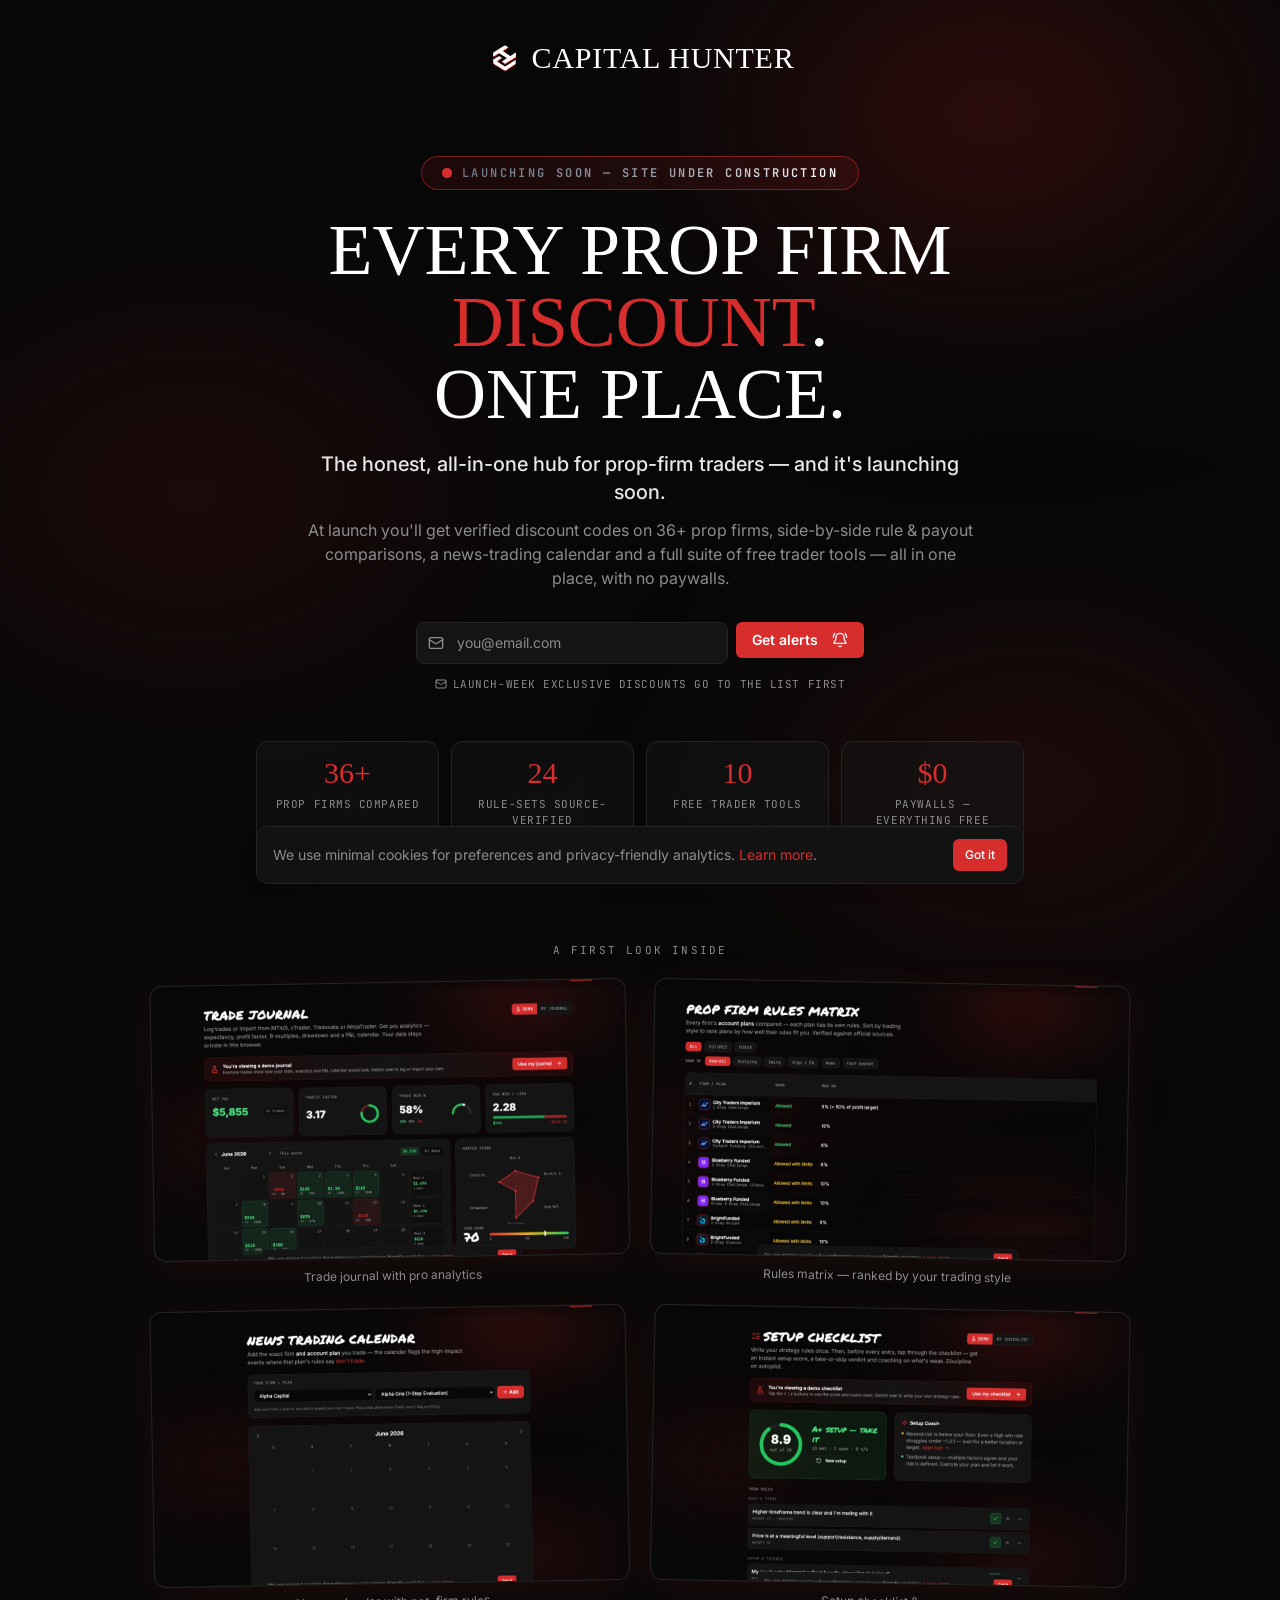
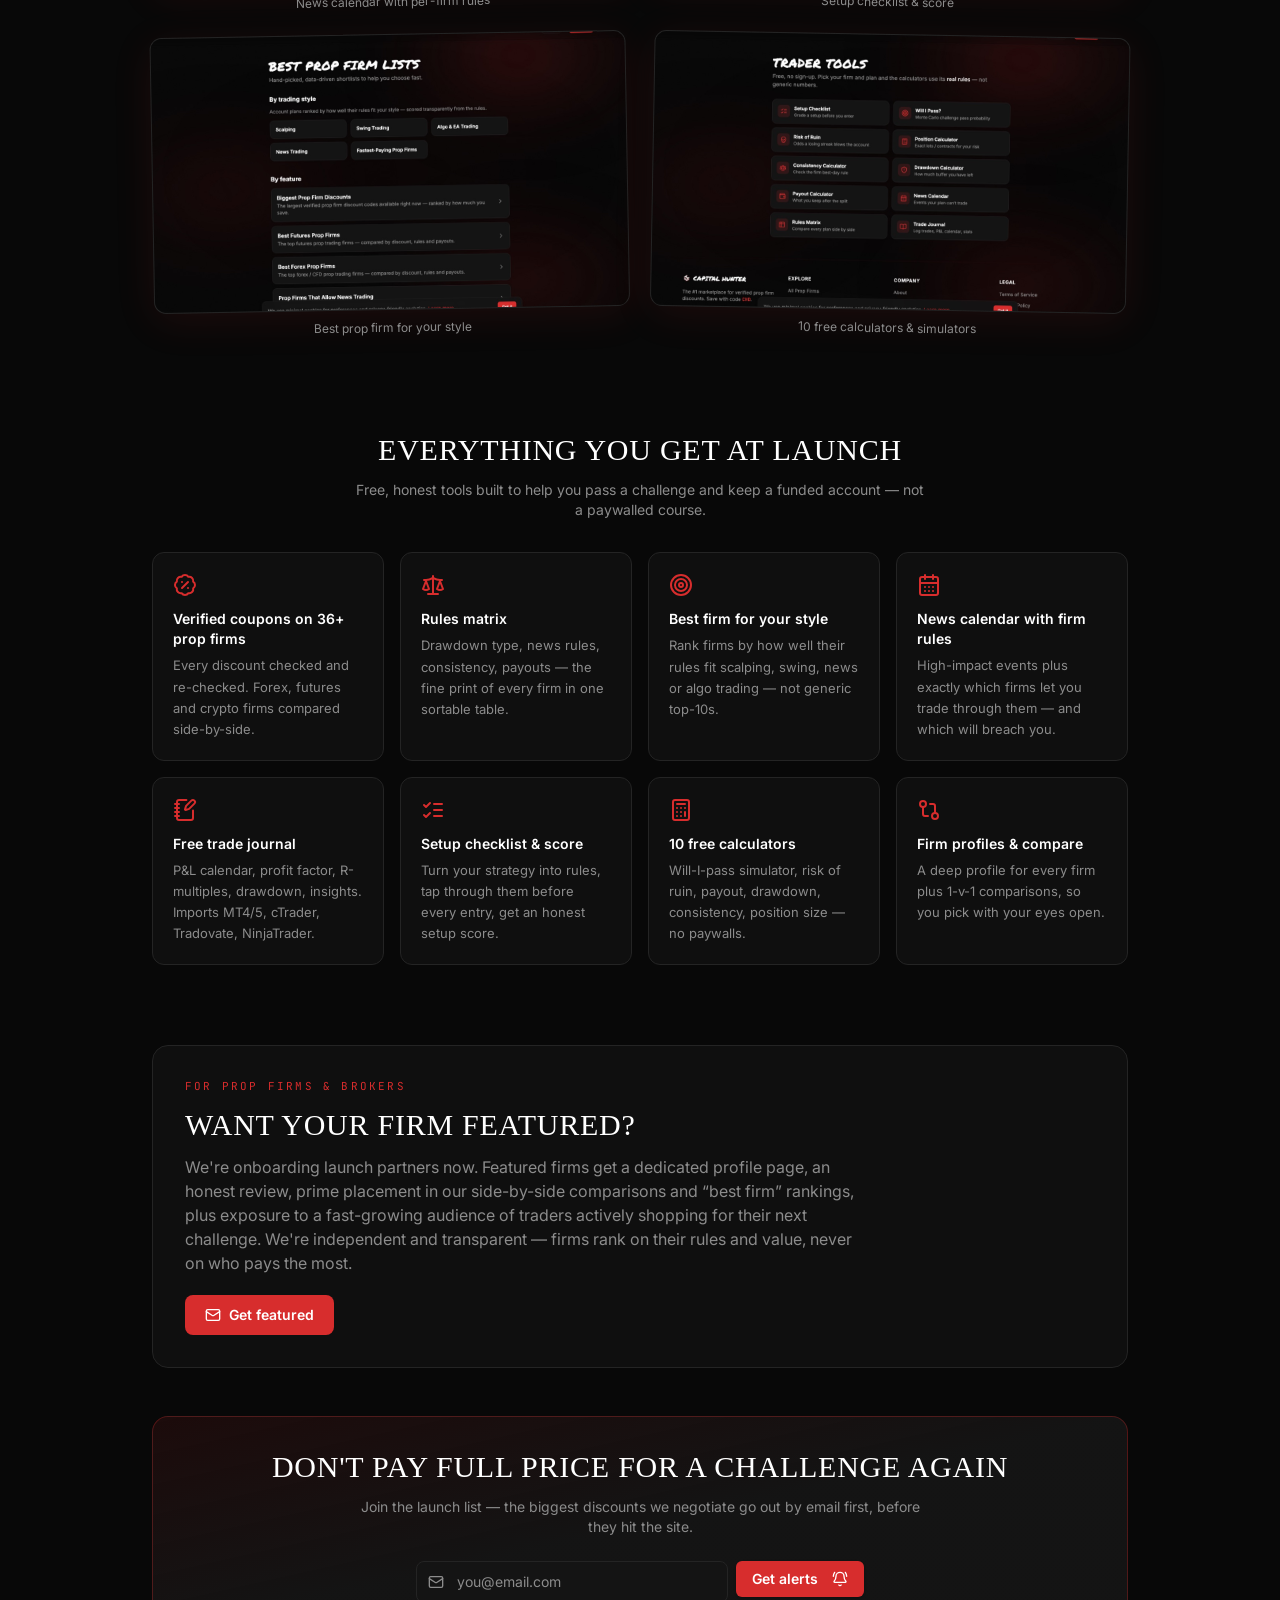
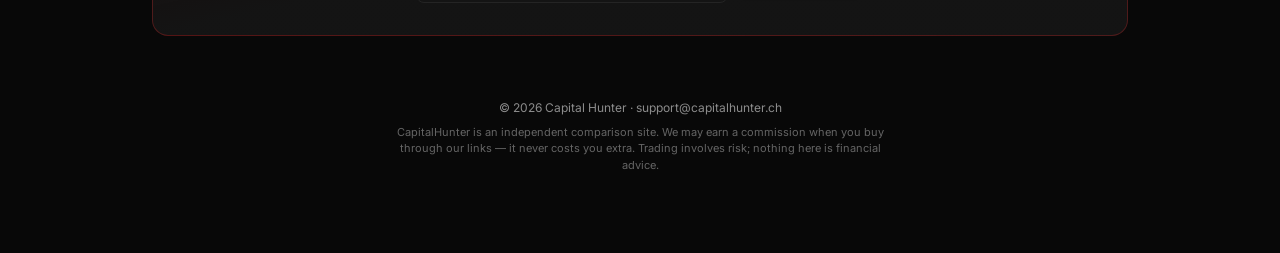
<file: contact/index.html>
<!DOCTYPE html><html lang="en"><head><title data-rh="true">Contact | Capital Hunter</title><meta data-rh="true" name="description" content="Get in touch with Capital Hunter — corrections, partnership and support."><meta data-rh="true" name="robots" content="index, follow, max-image-preview:large, max-snippet:-1, max-video-preview:-1"><meta data-rh="true" name="googlebot" content="index, follow, max-image-preview:large, max-snippet:-1, max-video-preview:-1"><meta data-rh="true" property="og:type" content="website"><meta data-rh="true" property="og:site_name" content="Capital Hunter"><meta data-rh="true" property="og:title" content="Contact | Capital Hunter"><meta data-rh="true" property="og:description" content="Get in touch with Capital Hunter — corrections, partnership and support."><meta data-rh="true" property="og:url" content="https://capitalhunter.ch/contact"><meta data-rh="true" property="og:image" content="https://capitalhunter.ch/logo-512.png"><meta data-rh="true" name="twitter:card" content="summary_large_image"><meta data-rh="true" name="twitter:title" content="Contact | Capital Hunter"><meta data-rh="true" name="twitter:description" content="Get in touch with Capital Hunter — corrections, partnership and support."><meta data-rh="true" name="twitter:image" content="https://capitalhunter.ch/logo-512.png"><link data-rh="true" rel="canonical" href="https://capitalhunter.ch/contact">
    <meta charset="UTF-8">
    <meta name="viewport" content="width=device-width, initial-scale=1.0">
    <link rel="icon" type="image/png" sizes="48x48" href="/favicon-48.png">
    <link rel="icon" type="image/png" sizes="32x32" href="/favicon-32.png">
    <link rel="apple-touch-icon" href="/apple-touch-icon.png">
    <link rel="manifest" href="/manifest.json">
    <meta name="theme-color" content="#080808">

    <!-- Fonts: preconnect + parallel load (was a render-blocking CSS @import). -->
    <link rel="preconnect" href="https://fonts.googleapis.com">
    <link rel="preconnect" href="https://fonts.gstatic.com" crossorigin="">
    <link rel="preload" as="style" href="https://fonts.googleapis.com/css2?family=Permanent+Marker&amp;family=Inter:wght@400;500;600;700;800&amp;family=JetBrains+Mono:wght@400;500;600;700&amp;display=swap">
    <link rel="stylesheet" href="https://fonts.googleapis.com/css2?family=Permanent+Marker&amp;family=Inter:wght@400;500;600;700;800&amp;family=JetBrains+Mono:wght@400;500;600;700&amp;display=swap">
    <!-- Warm up the Supabase connection so the first data call is instant. -->
    <link rel="preconnect" href="https://xzxkkfrlmeajymtjlhex.supabase.co" crossorigin="">

    <!-- title + description are managed per-page by the <Seo> component (react-helmet-async). -->
    <script type="module" crossorigin="" src="/assets/app-BKW5QASY.js"></script>
    <link rel="modulepreload" crossorigin="" href="/assets/react-CZyGPQdu.js">
    <link rel="modulepreload" crossorigin="" href="/assets/vendor-DFMEHlR-.js">
    <link rel="modulepreload" crossorigin="" href="/assets/query-DikOKf4V.js">
    <link rel="modulepreload" crossorigin="" href="/assets/icons-BcLUi4sx.js">
    <link rel="modulepreload" crossorigin="" href="/assets/radix-BNWSrQ6s.js">
    <link rel="modulepreload" crossorigin="" href="/assets/supabase-BZ8bk2RT.js">
    <link rel="stylesheet" crossorigin="" href="/assets/app-D-nCjXD_.css">
  </head>
  <body>
    <div id="root" data-server-rendered="true"><div class="min-h-screen bg-background relative" style="background-color:#080808"><div class="ch-bg-glow"></div><div class="ch-bg-glow-bottom"></div><div class="ch-bg-glow-mid"></div><div class="ch-noise"></div><div class="ch-content"><nav class="fixed top-0 left-0 right-0 z-50 transition-all duration-500" style="background:linear-gradient(to bottom, rgba(5,5,5,0.55) 0%, rgba(5,5,5,0.18) 100%);backdrop-filter:blur(8px);-webkit-backdrop-filter:blur(8px);border-bottom:1px solid transparent;box-shadow:none"><div class="max-w-7xl mx-auto px-4 sm:px-6 lg:px-8"><div class="flex items-center justify-between h-16"><a class="flex items-center gap-2" href="/"><img src="/logo.png" alt="Capital Hunter Logo" width="28" height="28" class="w-7 h-7 object-contain"><span class="font-marker text-xl sm:text-xl text-white tracking-wide">CAPITAL HUNTER</span></a><div class="hidden md:flex items-center gap-6"><a class="text-sm font-inter text-muted-foreground hover:text-white transition-colors" href="/firms">Firms</a><a class="text-sm font-inter text-muted-foreground hover:text-white transition-colors" href="/best">Best</a><div class="relative group"><button class="flex items-center gap-1 text-sm font-inter text-muted-foreground group-hover:text-white transition-colors">Tools <svg xmlns="http://www.w3.org/2000/svg" width="24" height="24" viewBox="0 0 24 24" fill="none" stroke="currentColor" stroke-width="2" stroke-linecap="round" stroke-linejoin="round" class="lucide lucide-chevron-down w-3.5 h-3.5"><path d="m6 9 6 6 6-6"></path></svg></button><div class="absolute left-1/2 -translate-x-1/2 pt-3 hidden group-hover:block"><div class="bg-card border border-border rounded-xl p-2 shadow-xl w-[240px]" style="background:rgba(12,12,12,0.97)"><a class="flex items-center gap-2.5 px-3 py-2 rounded-lg text-sm font-inter text-muted-foreground hover:text-white hover:bg-white/5 transition-colors" href="/tools/checklist"><svg xmlns="http://www.w3.org/2000/svg" width="24" height="24" viewBox="0 0 24 24" fill="none" stroke="currentColor" stroke-width="2" stroke-linecap="round" stroke-linejoin="round" class="lucide lucide-list-checks w-4 h-4 text-primary/80 flex-shrink-0"><path d="m3 17 2 2 4-4"></path><path d="m3 7 2 2 4-4"></path><path d="M13 6h8"></path><path d="M13 12h8"></path><path d="M13 18h8"></path></svg> <!-- -->Setup Checklist</a><a class="flex items-center gap-2.5 px-3 py-2 rounded-lg text-sm font-inter text-muted-foreground hover:text-white hover:bg-white/5 transition-colors" href="/tools/challenge"><svg xmlns="http://www.w3.org/2000/svg" width="24" height="24" viewBox="0 0 24 24" fill="none" stroke="currentColor" stroke-width="2" stroke-linecap="round" stroke-linejoin="round" class="lucide lucide-target w-4 h-4 text-primary/80 flex-shrink-0"><circle cx="12" cy="12" r="10"></circle><circle cx="12" cy="12" r="6"></circle><circle cx="12" cy="12" r="2"></circle></svg> <!-- -->Will I Pass?</a><a class="flex items-center gap-2.5 px-3 py-2 rounded-lg text-sm font-inter text-muted-foreground hover:text-white hover:bg-white/5 transition-colors" href="/tools/risk-of-ruin"><svg xmlns="http://www.w3.org/2000/svg" width="24" height="24" viewBox="0 0 24 24" fill="none" stroke="currentColor" stroke-width="2" stroke-linecap="round" stroke-linejoin="round" class="lucide lucide-skull w-4 h-4 text-primary/80 flex-shrink-0"><path d="m12.5 17-.5-1-.5 1h1z"></path><path d="M15 22a1 1 0 0 0 1-1v-1a2 2 0 0 0 1.56-3.25 8 8 0 1 0-11.12 0A2 2 0 0 0 8 20v1a1 1 0 0 0 1 1z"></path><circle cx="15" cy="12" r="1"></circle><circle cx="9" cy="12" r="1"></circle></svg> <!-- -->Risk of Ruin</a><a class="flex items-center gap-2.5 px-3 py-2 rounded-lg text-sm font-inter text-muted-foreground hover:text-white hover:bg-white/5 transition-colors" href="/calculator"><svg xmlns="http://www.w3.org/2000/svg" width="24" height="24" viewBox="0 0 24 24" fill="none" stroke="currentColor" stroke-width="2" stroke-linecap="round" stroke-linejoin="round" class="lucide lucide-calculator w-4 h-4 text-primary/80 flex-shrink-0"><rect width="16" height="20" x="4" y="2" rx="2"></rect><line x1="8" x2="16" y1="6" y2="6"></line><line x1="16" x2="16" y1="14" y2="18"></line><path d="M16 10h.01"></path><path d="M12 10h.01"></path><path d="M8 10h.01"></path><path d="M12 14h.01"></path><path d="M8 14h.01"></path><path d="M12 18h.01"></path><path d="M8 18h.01"></path></svg> <!-- -->Position Calculator</a><a class="flex items-center gap-2.5 px-3 py-2 rounded-lg text-sm font-inter text-muted-foreground hover:text-white hover:bg-white/5 transition-colors" href="/tools/consistency"><svg xmlns="http://www.w3.org/2000/svg" width="24" height="24" viewBox="0 0 24 24" fill="none" stroke="currentColor" stroke-width="2" stroke-linecap="round" stroke-linejoin="round" class="lucide lucide-scale w-4 h-4 text-primary/80 flex-shrink-0"><path d="m16 16 3-8 3 8c-.87.65-1.92 1-3 1s-2.13-.35-3-1Z"></path><path d="m2 16 3-8 3 8c-.87.65-1.92 1-3 1s-2.13-.35-3-1Z"></path><path d="M7 21h10"></path><path d="M12 3v18"></path><path d="M3 7h2c2 0 5-1 7-2 2 1 5 2 7 2h2"></path></svg> <!-- -->Consistency Calculator</a><a class="flex items-center gap-2.5 px-3 py-2 rounded-lg text-sm font-inter text-muted-foreground hover:text-white hover:bg-white/5 transition-colors" href="/tools/drawdown"><svg xmlns="http://www.w3.org/2000/svg" width="24" height="24" viewBox="0 0 24 24" fill="none" stroke="currentColor" stroke-width="2" stroke-linecap="round" stroke-linejoin="round" class="lucide lucide-shield-alert w-4 h-4 text-primary/80 flex-shrink-0"><path d="M20 13c0 5-3.5 7.5-7.66 8.95a1 1 0 0 1-.67-.01C7.5 20.5 4 18 4 13V6a1 1 0 0 1 1-1c2 0 4.5-1.2 6.24-2.72a1.17 1.17 0 0 1 1.52 0C14.51 3.81 17 5 19 5a1 1 0 0 1 1 1z"></path><path d="M12 8v4"></path><path d="M12 16h.01"></path></svg> <!-- -->Drawdown Calculator</a><a class="flex items-center gap-2.5 px-3 py-2 rounded-lg text-sm font-inter text-muted-foreground hover:text-white hover:bg-white/5 transition-colors" href="/tools/payout"><svg xmlns="http://www.w3.org/2000/svg" width="24" height="24" viewBox="0 0 24 24" fill="none" stroke="currentColor" stroke-width="2" stroke-linecap="round" stroke-linejoin="round" class="lucide lucide-wallet w-4 h-4 text-primary/80 flex-shrink-0"><path d="M19 7V4a1 1 0 0 0-1-1H5a2 2 0 0 0 0 4h15a1 1 0 0 1 1 1v4h-3a2 2 0 0 0 0 4h3a1 1 0 0 0 1-1v-2a1 1 0 0 0-1-1"></path><path d="M3 5v14a2 2 0 0 0 2 2h15a1 1 0 0 0 1-1v-4"></path></svg> <!-- -->Payout Calculator</a><a class="flex items-center gap-2.5 px-3 py-2 rounded-lg text-sm font-inter text-muted-foreground hover:text-white hover:bg-white/5 transition-colors" href="/calendar"><svg xmlns="http://www.w3.org/2000/svg" width="24" height="24" viewBox="0 0 24 24" fill="none" stroke="currentColor" stroke-width="2" stroke-linecap="round" stroke-linejoin="round" class="lucide lucide-calendar-days w-4 h-4 text-primary/80 flex-shrink-0"><path d="M8 2v4"></path><path d="M16 2v4"></path><rect width="18" height="18" x="3" y="4" rx="2"></rect><path d="M3 10h18"></path><path d="M8 14h.01"></path><path d="M12 14h.01"></path><path d="M16 14h.01"></path><path d="M8 18h.01"></path><path d="M12 18h.01"></path><path d="M16 18h.01"></path></svg> <!-- -->News Calendar</a><a class="flex items-center gap-2.5 px-3 py-2 rounded-lg text-sm font-inter text-muted-foreground hover:text-white hover:bg-white/5 transition-colors" href="/rules"><svg xmlns="http://www.w3.org/2000/svg" width="24" height="24" viewBox="0 0 24 24" fill="none" stroke="currentColor" stroke-width="2" stroke-linecap="round" stroke-linejoin="round" class="lucide lucide-table2 w-4 h-4 text-primary/80 flex-shrink-0"><path d="M9 3H5a2 2 0 0 0-2 2v4m6-6h10a2 2 0 0 1 2 2v4M9 3v18m0 0h10a2 2 0 0 0 2-2V9M9 21H5a2 2 0 0 1-2-2V9m0 0h18"></path></svg> <!-- -->Rules Matrix</a><a class="flex items-center gap-2.5 px-3 py-2 rounded-lg text-sm font-inter text-muted-foreground hover:text-white hover:bg-white/5 transition-colors" href="/journal"><svg xmlns="http://www.w3.org/2000/svg" width="24" height="24" viewBox="0 0 24 24" fill="none" stroke="currentColor" stroke-width="2" stroke-linecap="round" stroke-linejoin="round" class="lucide lucide-book-open w-4 h-4 text-primary/80 flex-shrink-0"><path d="M12 7v14"></path><path d="M3 18a1 1 0 0 1-1-1V4a1 1 0 0 1 1-1h5a4 4 0 0 1 4 4 4 4 0 0 1 4-4h5a1 1 0 0 1 1 1v13a1 1 0 0 1-1 1h-6a3 3 0 0 0-3 3 3 3 0 0 0-3-3z"></path></svg> <!-- -->Trade Journal</a><a class="block px-3 py-2 mt-1 border-t border-border/50 text-xs font-mono text-primary hover:underline" href="/tools">All tools →</a></div></div></div><a class="text-sm font-inter text-muted-foreground hover:text-white transition-colors" href="/blog">Blog</a><a title="My watchlist" class="text-muted-foreground hover:text-primary transition-colors" href="/watchlist"><svg xmlns="http://www.w3.org/2000/svg" width="24" height="24" viewBox="0 0 24 24" fill="none" stroke="currentColor" stroke-width="2" stroke-linecap="round" stroke-linejoin="round" class="lucide lucide-heart w-4 h-4"><path d="M19 14c1.49-1.46 3-3.21 3-5.5A5.5 5.5 0 0 0 16.5 3c-1.76 0-3 .5-4.5 2-1.5-1.5-2.74-2-4.5-2A5.5 5.5 0 0 0 2 8.5c0 2.3 1.5 4.05 3 5.5l7 7Z"></path></svg></a><a href="/login"><button class="inline-flex items-center justify-center gap-2 whitespace-nowrap font-medium transition-colors focus-visible:outline-none focus-visible:ring-1 focus-visible:ring-ring disabled:pointer-events-none disabled:opacity-50 [&amp;_svg]:pointer-events-none [&amp;_svg]:size-4 [&amp;_svg]:shrink-0 border bg-transparent shadow-sm hover:text-accent-foreground h-8 rounded-md px-3 text-xs border-border text-white hover:bg-secondary">Login</button></a><a href="/register"><button class="inline-flex items-center justify-center gap-2 whitespace-nowrap font-medium transition-colors focus-visible:outline-none focus-visible:ring-1 focus-visible:ring-ring disabled:pointer-events-none disabled:opacity-50 [&amp;_svg]:pointer-events-none [&amp;_svg]:size-4 [&amp;_svg]:shrink-0 shadow h-8 rounded-md px-3 text-xs bg-primary hover:bg-primary/90 text-white">Register</button></a></div><div class="md:hidden flex items-center gap-4"><button class="text-white"><svg xmlns="http://www.w3.org/2000/svg" width="24" height="24" viewBox="0 0 24 24" fill="none" stroke="currentColor" stroke-width="2" stroke-linecap="round" stroke-linejoin="round" class="lucide lucide-menu w-6 h-6"><line x1="4" x2="20" y1="12" y2="12"></line><line x1="4" x2="20" y1="6" y2="6"></line><line x1="4" x2="20" y1="18" y2="18"></line></svg></button></div></div></div></nav><main class="max-w-3xl mx-auto px-4 sm:px-6 lg:px-8 pt-28 pb-20"><h1 class="font-marker text-3xl sm:text-4xl text-white tracking-wide mb-2">CONTACT</h1><div class="mb-6"></div><p class="font-inter text-muted-foreground text-sm sm:text-[15px] leading-relaxed mb-4">Questions, corrections, or a prop firm partnership? We read every message.</p><a href="mailto:support@capitalhunter.ch" class="inline-flex items-center gap-2 bg-card border border-border rounded-lg px-4 py-3 text-white font-inter hover:border-primary/30 transition-colors my-4"><svg xmlns="http://www.w3.org/2000/svg" width="24" height="24" viewBox="0 0 24 24" fill="none" stroke="currentColor" stroke-width="2" stroke-linecap="round" stroke-linejoin="round" class="lucide lucide-mail w-4 h-4 text-primary"><rect width="20" height="16" x="2" y="4" rx="2"></rect><path d="m22 7-8.97 5.7a1.94 1.94 0 0 1-2.06 0L2 7"></path></svg> <!-- -->support@capitalhunter.ch</a><h2 class="font-inter font-bold text-white text-xl mt-8 mb-3">Prop firms &amp; brokers</h2><p class="font-inter text-muted-foreground text-sm sm:text-[15px] leading-relaxed mb-4">Want your firm listed or featured? Email us with your affiliate program details and current discount. Listing is based on relevance and trader value — see our methodology.</p><h2 class="font-inter font-bold text-white text-xl mt-8 mb-3">Corrections</h2><p class="font-inter text-muted-foreground text-sm sm:text-[15px] leading-relaxed mb-4">If a discount code or rule is out of date, let us know which firm and what changed and we'll verify and update it.</p></main><footer class="relative" style="background:transparent;border-top:none"><div style="position:absolute;top:0;left:0;right:0;height:2px;background:linear-gradient(to right, transparent, rgba(90,18,18,0.18), transparent);pointer-events:none"></div><div class="max-w-7xl mx-auto px-4 sm:px-6 lg:px-8 py-12"><div class="grid grid-cols-2 md:grid-cols-4 gap-8"><div class="col-span-2 md:col-span-1"><div class="flex items-center gap-2 mb-4"><img src="/logo.png" alt="Capital Hunter Logo" width="24" height="24" class="w-6 h-6 object-contain"><span class="font-marker text-lg text-white">CAPITAL HUNTER</span></div><p class="text-[15px] sm:text-sm text-muted-foreground leading-relaxed">The #1 marketplace for verified prop firm discounts. Save with code<!-- --> <span class="font-mono text-primary font-semibold">CH8</span>.</p><p class="text-xs text-muted-foreground/80 leading-relaxed mt-3">We earn affiliate commissions at no extra cost to you.<!-- --> <a class="text-primary/90 hover:text-primary" href="/affiliate-disclosure">How we make money</a>.</p></div><div><h4 class="font-inter font-semibold text-white text-[15px] sm:text-sm mb-4 uppercase tracking-wider">Explore</h4><div class="space-y-3"><a class="block text-[15px] sm:text-sm text-muted-foreground hover:text-white transition-colors" href="/firms">All Prop Firms</a><a class="block text-[15px] sm:text-sm text-muted-foreground hover:text-white transition-colors" href="/best">Best Lists</a><a class="block text-[15px] sm:text-sm text-muted-foreground hover:text-white transition-colors" href="/compare">Compare Firms</a><a class="block text-[15px] sm:text-sm text-muted-foreground hover:text-white transition-colors" href="/calendar">News Calendar</a><a class="block text-[15px] sm:text-sm text-muted-foreground hover:text-white transition-colors" href="/rules">Rules Matrix</a><a class="block text-[15px] sm:text-sm text-muted-foreground hover:text-white transition-colors" href="/journal">Trade Journal</a><a class="block text-[15px] sm:text-sm text-muted-foreground hover:text-white transition-colors" href="/watchlist">My Watchlist</a><a class="block text-[15px] sm:text-sm text-muted-foreground hover:text-white transition-colors" href="/giveaway">Giveaway</a></div></div><div><h4 class="font-inter font-semibold text-white text-[15px] sm:text-sm mb-4 uppercase tracking-wider">Company</h4><div class="space-y-3"><a class="block text-[15px] sm:text-sm text-muted-foreground hover:text-white transition-colors" href="/about">About</a><a class="block text-[15px] sm:text-sm text-muted-foreground hover:text-white transition-colors" href="/blog">Blog</a><a class="block text-[15px] sm:text-sm text-muted-foreground hover:text-white transition-colors" href="/methodology">Methodology</a><a class="block text-[15px] sm:text-sm text-muted-foreground hover:text-white transition-colors" href="/contact">Contact</a></div></div><div><h4 class="font-inter font-semibold text-white text-[15px] sm:text-sm mb-4 uppercase tracking-wider">Legal</h4><div class="space-y-3"><a class="block text-[15px] sm:text-sm text-muted-foreground hover:text-white transition-colors" href="/terms">Terms of Service</a><a class="block text-[15px] sm:text-sm text-muted-foreground hover:text-white transition-colors" href="/privacy">Privacy Policy</a><a class="block text-[15px] sm:text-sm text-muted-foreground hover:text-white transition-colors" href="/affiliate-disclosure">Affiliate Disclosure</a><a class="block text-[15px] sm:text-sm text-muted-foreground hover:text-white transition-colors" href="/cookies">Cookie Policy</a></div></div></div><div class="border-t border-border/50 mt-8 pt-8"><p class="text-center text-[13px] sm:text-xs text-muted-foreground font-mono">© <!-- -->2026<!-- --> CAPITAL HUNTER. All rights reserved. Not financial advice. Trading involves substantial risk of loss.</p></div></div></footer></div></div><script>window.__staticRouterHydrationData = JSON.parse("{\"loaderData\":{\"0\":null},\"actionData\":null,\"errors\":null}");</script></div>
<script>window.__VITE_REACT_SSG_HASH__ = 'jtonjcso9g'</script>
  

</body></html>
</file>
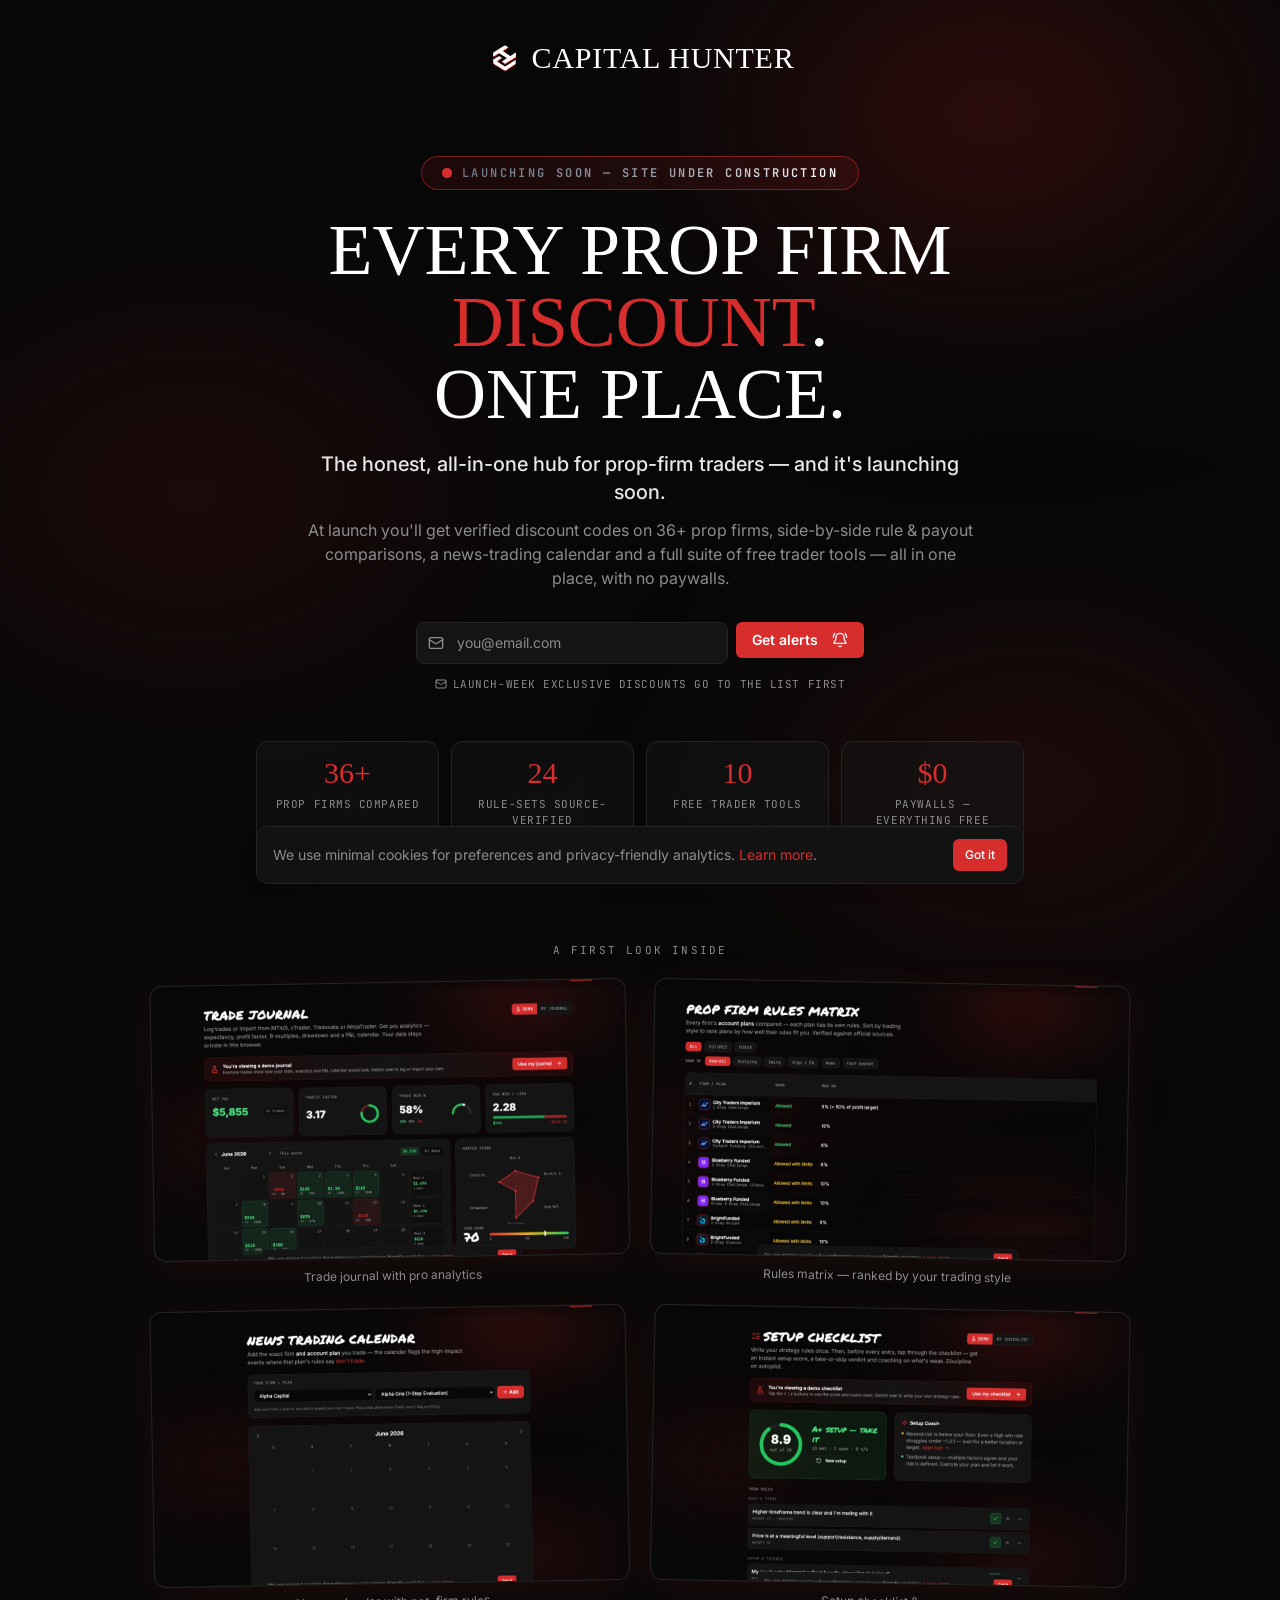
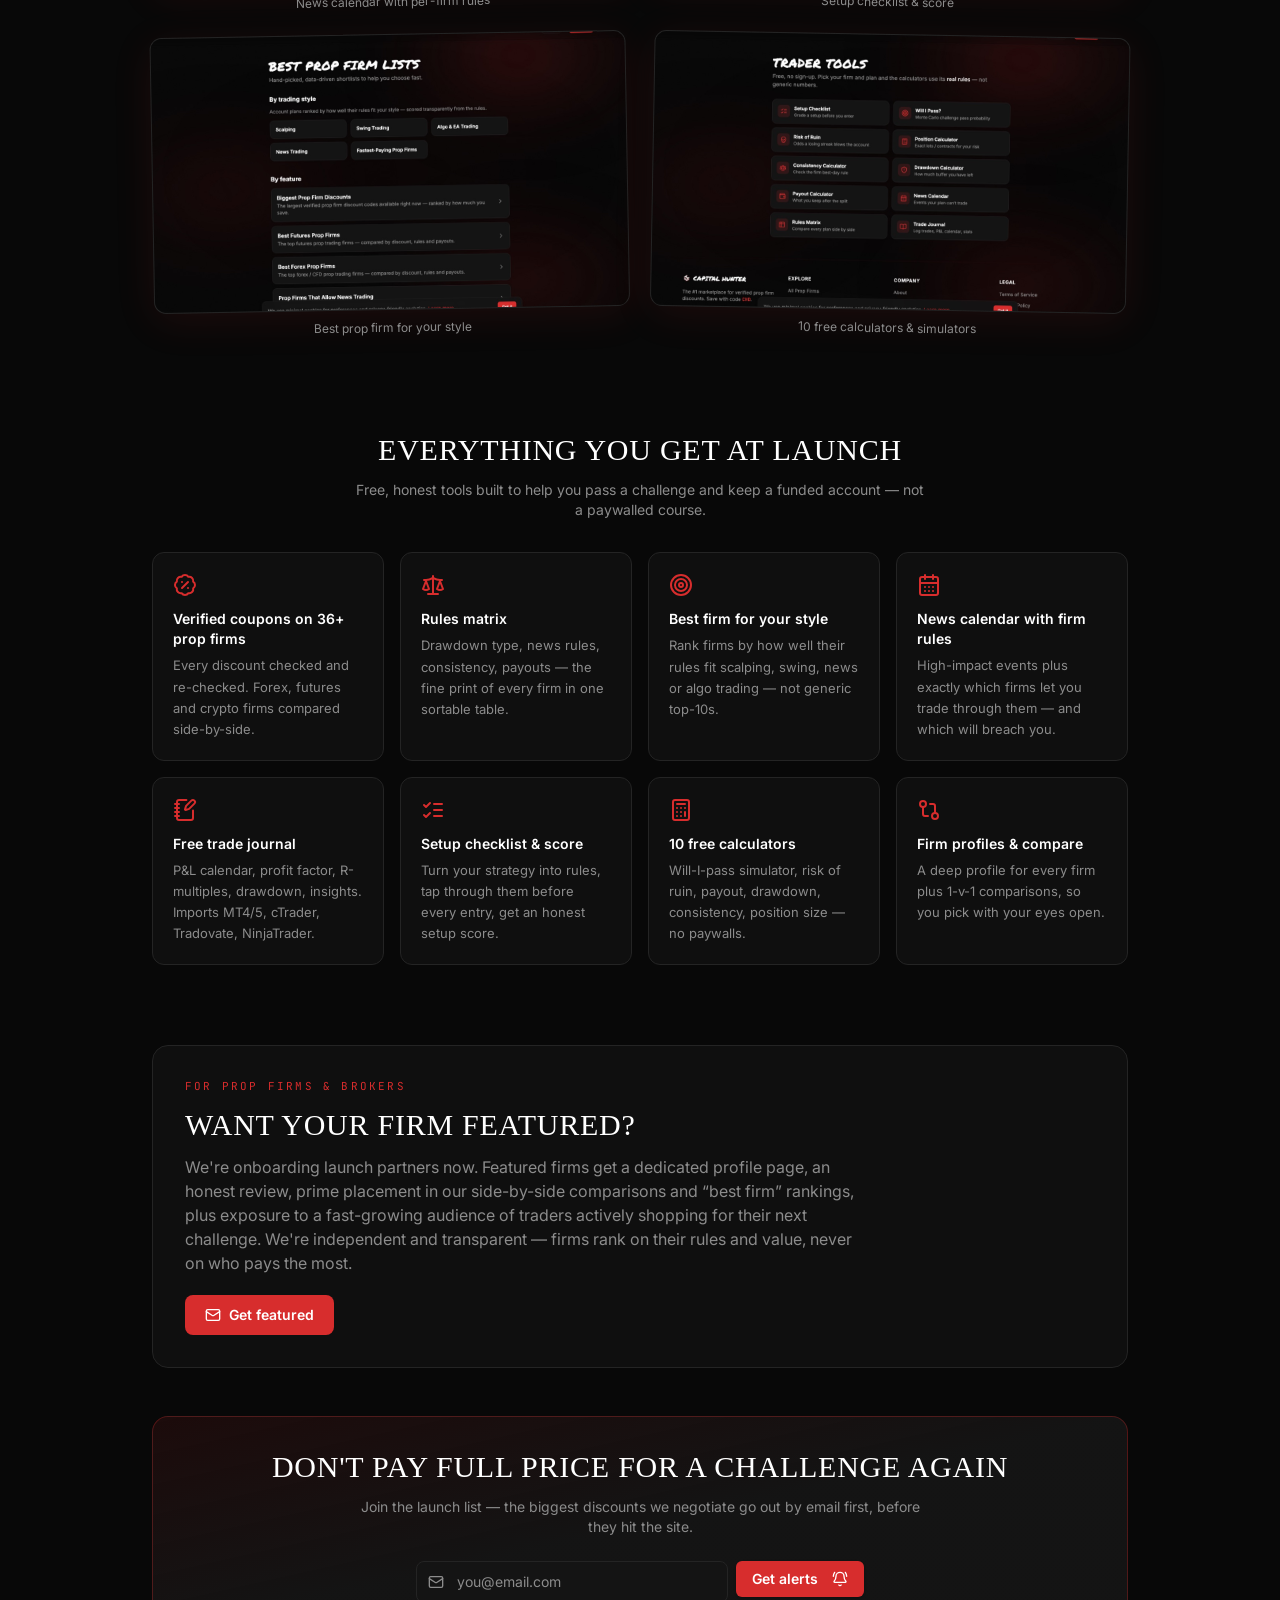
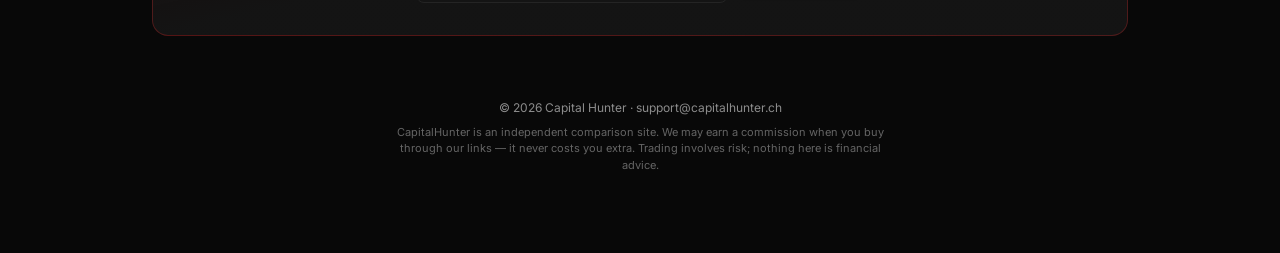
<file: cookies/index.html>
<!DOCTYPE html><html lang="en"><head><title data-rh="true">Cookie Policy | Capital Hunter</title><meta data-rh="true" name="description" content="How Capital Hunter uses cookies and local storage."><meta data-rh="true" name="robots" content="index, follow, max-image-preview:large, max-snippet:-1, max-video-preview:-1"><meta data-rh="true" name="googlebot" content="index, follow, max-image-preview:large, max-snippet:-1, max-video-preview:-1"><meta data-rh="true" property="og:type" content="website"><meta data-rh="true" property="og:site_name" content="Capital Hunter"><meta data-rh="true" property="og:title" content="Cookie Policy | Capital Hunter"><meta data-rh="true" property="og:description" content="How Capital Hunter uses cookies and local storage."><meta data-rh="true" property="og:url" content="https://capitalhunter.ch/cookies"><meta data-rh="true" property="og:image" content="https://capitalhunter.ch/logo-512.png"><meta data-rh="true" name="twitter:card" content="summary_large_image"><meta data-rh="true" name="twitter:title" content="Cookie Policy | Capital Hunter"><meta data-rh="true" name="twitter:description" content="How Capital Hunter uses cookies and local storage."><meta data-rh="true" name="twitter:image" content="https://capitalhunter.ch/logo-512.png"><link data-rh="true" rel="canonical" href="https://capitalhunter.ch/cookies">
    <meta charset="UTF-8">
    <meta name="viewport" content="width=device-width, initial-scale=1.0">
    <link rel="icon" type="image/png" sizes="48x48" href="/favicon-48.png">
    <link rel="icon" type="image/png" sizes="32x32" href="/favicon-32.png">
    <link rel="apple-touch-icon" href="/apple-touch-icon.png">
    <link rel="manifest" href="/manifest.json">
    <meta name="theme-color" content="#080808">

    <!-- Fonts: preconnect + parallel load (was a render-blocking CSS @import). -->
    <link rel="preconnect" href="https://fonts.googleapis.com">
    <link rel="preconnect" href="https://fonts.gstatic.com" crossorigin="">
    <link rel="preload" as="style" href="https://fonts.googleapis.com/css2?family=Permanent+Marker&amp;family=Inter:wght@400;500;600;700;800&amp;family=JetBrains+Mono:wght@400;500;600;700&amp;display=swap">
    <link rel="stylesheet" href="https://fonts.googleapis.com/css2?family=Permanent+Marker&amp;family=Inter:wght@400;500;600;700;800&amp;family=JetBrains+Mono:wght@400;500;600;700&amp;display=swap">
    <!-- Warm up the Supabase connection so the first data call is instant. -->
    <link rel="preconnect" href="https://xzxkkfrlmeajymtjlhex.supabase.co" crossorigin="">

    <!-- title + description are managed per-page by the <Seo> component (react-helmet-async). -->
    <script type="module" crossorigin="" src="/assets/app-BKW5QASY.js"></script>
    <link rel="modulepreload" crossorigin="" href="/assets/react-CZyGPQdu.js">
    <link rel="modulepreload" crossorigin="" href="/assets/vendor-DFMEHlR-.js">
    <link rel="modulepreload" crossorigin="" href="/assets/query-DikOKf4V.js">
    <link rel="modulepreload" crossorigin="" href="/assets/icons-BcLUi4sx.js">
    <link rel="modulepreload" crossorigin="" href="/assets/radix-BNWSrQ6s.js">
    <link rel="modulepreload" crossorigin="" href="/assets/supabase-BZ8bk2RT.js">
    <link rel="stylesheet" crossorigin="" href="/assets/app-D-nCjXD_.css">
  </head>
  <body>
    <div id="root" data-server-rendered="true"><div class="min-h-screen bg-background relative" style="background-color:#080808"><div class="ch-bg-glow"></div><div class="ch-bg-glow-bottom"></div><div class="ch-bg-glow-mid"></div><div class="ch-noise"></div><div class="ch-content"><nav class="fixed top-0 left-0 right-0 z-50 transition-all duration-500" style="background:linear-gradient(to bottom, rgba(5,5,5,0.55) 0%, rgba(5,5,5,0.18) 100%);backdrop-filter:blur(8px);-webkit-backdrop-filter:blur(8px);border-bottom:1px solid transparent;box-shadow:none"><div class="max-w-7xl mx-auto px-4 sm:px-6 lg:px-8"><div class="flex items-center justify-between h-16"><a class="flex items-center gap-2" href="/"><img src="/logo.png" alt="Capital Hunter Logo" width="28" height="28" class="w-7 h-7 object-contain"><span class="font-marker text-xl sm:text-xl text-white tracking-wide">CAPITAL HUNTER</span></a><div class="hidden md:flex items-center gap-6"><a class="text-sm font-inter text-muted-foreground hover:text-white transition-colors" href="/firms">Firms</a><a class="text-sm font-inter text-muted-foreground hover:text-white transition-colors" href="/best">Best</a><div class="relative group"><button class="flex items-center gap-1 text-sm font-inter text-muted-foreground group-hover:text-white transition-colors">Tools <svg xmlns="http://www.w3.org/2000/svg" width="24" height="24" viewBox="0 0 24 24" fill="none" stroke="currentColor" stroke-width="2" stroke-linecap="round" stroke-linejoin="round" class="lucide lucide-chevron-down w-3.5 h-3.5"><path d="m6 9 6 6 6-6"></path></svg></button><div class="absolute left-1/2 -translate-x-1/2 pt-3 hidden group-hover:block"><div class="bg-card border border-border rounded-xl p-2 shadow-xl w-[240px]" style="background:rgba(12,12,12,0.97)"><a class="flex items-center gap-2.5 px-3 py-2 rounded-lg text-sm font-inter text-muted-foreground hover:text-white hover:bg-white/5 transition-colors" href="/tools/checklist"><svg xmlns="http://www.w3.org/2000/svg" width="24" height="24" viewBox="0 0 24 24" fill="none" stroke="currentColor" stroke-width="2" stroke-linecap="round" stroke-linejoin="round" class="lucide lucide-list-checks w-4 h-4 text-primary/80 flex-shrink-0"><path d="m3 17 2 2 4-4"></path><path d="m3 7 2 2 4-4"></path><path d="M13 6h8"></path><path d="M13 12h8"></path><path d="M13 18h8"></path></svg> <!-- -->Setup Checklist</a><a class="flex items-center gap-2.5 px-3 py-2 rounded-lg text-sm font-inter text-muted-foreground hover:text-white hover:bg-white/5 transition-colors" href="/tools/challenge"><svg xmlns="http://www.w3.org/2000/svg" width="24" height="24" viewBox="0 0 24 24" fill="none" stroke="currentColor" stroke-width="2" stroke-linecap="round" stroke-linejoin="round" class="lucide lucide-target w-4 h-4 text-primary/80 flex-shrink-0"><circle cx="12" cy="12" r="10"></circle><circle cx="12" cy="12" r="6"></circle><circle cx="12" cy="12" r="2"></circle></svg> <!-- -->Will I Pass?</a><a class="flex items-center gap-2.5 px-3 py-2 rounded-lg text-sm font-inter text-muted-foreground hover:text-white hover:bg-white/5 transition-colors" href="/tools/risk-of-ruin"><svg xmlns="http://www.w3.org/2000/svg" width="24" height="24" viewBox="0 0 24 24" fill="none" stroke="currentColor" stroke-width="2" stroke-linecap="round" stroke-linejoin="round" class="lucide lucide-skull w-4 h-4 text-primary/80 flex-shrink-0"><path d="m12.5 17-.5-1-.5 1h1z"></path><path d="M15 22a1 1 0 0 0 1-1v-1a2 2 0 0 0 1.56-3.25 8 8 0 1 0-11.12 0A2 2 0 0 0 8 20v1a1 1 0 0 0 1 1z"></path><circle cx="15" cy="12" r="1"></circle><circle cx="9" cy="12" r="1"></circle></svg> <!-- -->Risk of Ruin</a><a class="flex items-center gap-2.5 px-3 py-2 rounded-lg text-sm font-inter text-muted-foreground hover:text-white hover:bg-white/5 transition-colors" href="/calculator"><svg xmlns="http://www.w3.org/2000/svg" width="24" height="24" viewBox="0 0 24 24" fill="none" stroke="currentColor" stroke-width="2" stroke-linecap="round" stroke-linejoin="round" class="lucide lucide-calculator w-4 h-4 text-primary/80 flex-shrink-0"><rect width="16" height="20" x="4" y="2" rx="2"></rect><line x1="8" x2="16" y1="6" y2="6"></line><line x1="16" x2="16" y1="14" y2="18"></line><path d="M16 10h.01"></path><path d="M12 10h.01"></path><path d="M8 10h.01"></path><path d="M12 14h.01"></path><path d="M8 14h.01"></path><path d="M12 18h.01"></path><path d="M8 18h.01"></path></svg> <!-- -->Position Calculator</a><a class="flex items-center gap-2.5 px-3 py-2 rounded-lg text-sm font-inter text-muted-foreground hover:text-white hover:bg-white/5 transition-colors" href="/tools/consistency"><svg xmlns="http://www.w3.org/2000/svg" width="24" height="24" viewBox="0 0 24 24" fill="none" stroke="currentColor" stroke-width="2" stroke-linecap="round" stroke-linejoin="round" class="lucide lucide-scale w-4 h-4 text-primary/80 flex-shrink-0"><path d="m16 16 3-8 3 8c-.87.65-1.92 1-3 1s-2.13-.35-3-1Z"></path><path d="m2 16 3-8 3 8c-.87.65-1.92 1-3 1s-2.13-.35-3-1Z"></path><path d="M7 21h10"></path><path d="M12 3v18"></path><path d="M3 7h2c2 0 5-1 7-2 2 1 5 2 7 2h2"></path></svg> <!-- -->Consistency Calculator</a><a class="flex items-center gap-2.5 px-3 py-2 rounded-lg text-sm font-inter text-muted-foreground hover:text-white hover:bg-white/5 transition-colors" href="/tools/drawdown"><svg xmlns="http://www.w3.org/2000/svg" width="24" height="24" viewBox="0 0 24 24" fill="none" stroke="currentColor" stroke-width="2" stroke-linecap="round" stroke-linejoin="round" class="lucide lucide-shield-alert w-4 h-4 text-primary/80 flex-shrink-0"><path d="M20 13c0 5-3.5 7.5-7.66 8.95a1 1 0 0 1-.67-.01C7.5 20.5 4 18 4 13V6a1 1 0 0 1 1-1c2 0 4.5-1.2 6.24-2.72a1.17 1.17 0 0 1 1.52 0C14.51 3.81 17 5 19 5a1 1 0 0 1 1 1z"></path><path d="M12 8v4"></path><path d="M12 16h.01"></path></svg> <!-- -->Drawdown Calculator</a><a class="flex items-center gap-2.5 px-3 py-2 rounded-lg text-sm font-inter text-muted-foreground hover:text-white hover:bg-white/5 transition-colors" href="/tools/payout"><svg xmlns="http://www.w3.org/2000/svg" width="24" height="24" viewBox="0 0 24 24" fill="none" stroke="currentColor" stroke-width="2" stroke-linecap="round" stroke-linejoin="round" class="lucide lucide-wallet w-4 h-4 text-primary/80 flex-shrink-0"><path d="M19 7V4a1 1 0 0 0-1-1H5a2 2 0 0 0 0 4h15a1 1 0 0 1 1 1v4h-3a2 2 0 0 0 0 4h3a1 1 0 0 0 1-1v-2a1 1 0 0 0-1-1"></path><path d="M3 5v14a2 2 0 0 0 2 2h15a1 1 0 0 0 1-1v-4"></path></svg> <!-- -->Payout Calculator</a><a class="flex items-center gap-2.5 px-3 py-2 rounded-lg text-sm font-inter text-muted-foreground hover:text-white hover:bg-white/5 transition-colors" href="/calendar"><svg xmlns="http://www.w3.org/2000/svg" width="24" height="24" viewBox="0 0 24 24" fill="none" stroke="currentColor" stroke-width="2" stroke-linecap="round" stroke-linejoin="round" class="lucide lucide-calendar-days w-4 h-4 text-primary/80 flex-shrink-0"><path d="M8 2v4"></path><path d="M16 2v4"></path><rect width="18" height="18" x="3" y="4" rx="2"></rect><path d="M3 10h18"></path><path d="M8 14h.01"></path><path d="M12 14h.01"></path><path d="M16 14h.01"></path><path d="M8 18h.01"></path><path d="M12 18h.01"></path><path d="M16 18h.01"></path></svg> <!-- -->News Calendar</a><a class="flex items-center gap-2.5 px-3 py-2 rounded-lg text-sm font-inter text-muted-foreground hover:text-white hover:bg-white/5 transition-colors" href="/rules"><svg xmlns="http://www.w3.org/2000/svg" width="24" height="24" viewBox="0 0 24 24" fill="none" stroke="currentColor" stroke-width="2" stroke-linecap="round" stroke-linejoin="round" class="lucide lucide-table2 w-4 h-4 text-primary/80 flex-shrink-0"><path d="M9 3H5a2 2 0 0 0-2 2v4m6-6h10a2 2 0 0 1 2 2v4M9 3v18m0 0h10a2 2 0 0 0 2-2V9M9 21H5a2 2 0 0 1-2-2V9m0 0h18"></path></svg> <!-- -->Rules Matrix</a><a class="flex items-center gap-2.5 px-3 py-2 rounded-lg text-sm font-inter text-muted-foreground hover:text-white hover:bg-white/5 transition-colors" href="/journal"><svg xmlns="http://www.w3.org/2000/svg" width="24" height="24" viewBox="0 0 24 24" fill="none" stroke="currentColor" stroke-width="2" stroke-linecap="round" stroke-linejoin="round" class="lucide lucide-book-open w-4 h-4 text-primary/80 flex-shrink-0"><path d="M12 7v14"></path><path d="M3 18a1 1 0 0 1-1-1V4a1 1 0 0 1 1-1h5a4 4 0 0 1 4 4 4 4 0 0 1 4-4h5a1 1 0 0 1 1 1v13a1 1 0 0 1-1 1h-6a3 3 0 0 0-3 3 3 3 0 0 0-3-3z"></path></svg> <!-- -->Trade Journal</a><a class="block px-3 py-2 mt-1 border-t border-border/50 text-xs font-mono text-primary hover:underline" href="/tools">All tools →</a></div></div></div><a class="text-sm font-inter text-muted-foreground hover:text-white transition-colors" href="/blog">Blog</a><a title="My watchlist" class="text-muted-foreground hover:text-primary transition-colors" href="/watchlist"><svg xmlns="http://www.w3.org/2000/svg" width="24" height="24" viewBox="0 0 24 24" fill="none" stroke="currentColor" stroke-width="2" stroke-linecap="round" stroke-linejoin="round" class="lucide lucide-heart w-4 h-4"><path d="M19 14c1.49-1.46 3-3.21 3-5.5A5.5 5.5 0 0 0 16.5 3c-1.76 0-3 .5-4.5 2-1.5-1.5-2.74-2-4.5-2A5.5 5.5 0 0 0 2 8.5c0 2.3 1.5 4.05 3 5.5l7 7Z"></path></svg></a><a href="/login"><button class="inline-flex items-center justify-center gap-2 whitespace-nowrap font-medium transition-colors focus-visible:outline-none focus-visible:ring-1 focus-visible:ring-ring disabled:pointer-events-none disabled:opacity-50 [&amp;_svg]:pointer-events-none [&amp;_svg]:size-4 [&amp;_svg]:shrink-0 border bg-transparent shadow-sm hover:text-accent-foreground h-8 rounded-md px-3 text-xs border-border text-white hover:bg-secondary">Login</button></a><a href="/register"><button class="inline-flex items-center justify-center gap-2 whitespace-nowrap font-medium transition-colors focus-visible:outline-none focus-visible:ring-1 focus-visible:ring-ring disabled:pointer-events-none disabled:opacity-50 [&amp;_svg]:pointer-events-none [&amp;_svg]:size-4 [&amp;_svg]:shrink-0 shadow h-8 rounded-md px-3 text-xs bg-primary hover:bg-primary/90 text-white">Register</button></a></div><div class="md:hidden flex items-center gap-4"><button class="text-white"><svg xmlns="http://www.w3.org/2000/svg" width="24" height="24" viewBox="0 0 24 24" fill="none" stroke="currentColor" stroke-width="2" stroke-linecap="round" stroke-linejoin="round" class="lucide lucide-menu w-6 h-6"><line x1="4" x2="20" y1="12" y2="12"></line><line x1="4" x2="20" y1="6" y2="6"></line><line x1="4" x2="20" y1="18" y2="18"></line></svg></button></div></div></div></nav><main class="max-w-3xl mx-auto px-4 sm:px-6 lg:px-8 pt-28 pb-20"><h1 class="font-marker text-3xl sm:text-4xl text-white tracking-wide mb-2">COOKIE POLICY</h1><p class="text-xs font-mono text-muted-foreground mb-8">Last updated: <!-- -->June 29, 2026</p><p class="font-inter text-muted-foreground text-sm sm:text-[15px] leading-relaxed mb-4">Capital Hunter<!-- --> uses a minimal set of cookies and browser storage to make the site work and understand usage.</p><h2 class="font-inter font-bold text-white text-xl mt-8 mb-3">What we use</h2><ul class="list-disc pl-5 space-y-1.5 mb-4 text-muted-foreground text-sm sm:text-[15px] font-inter"><li><strong class="text-white">Essential / preferences</strong> — local storage to remember your favourites and that you've dismissed this cookie notice. These never leave your browser.</li><li><strong class="text-white">Analytics</strong> — aggregated, privacy-friendly analytics to count visits and outbound clicks. No cross-site advertising profiles.</li><li><strong class="text-white">Affiliate attribution</strong> — when you click through to a firm, that firm may set a cookie so it can credit the referral. That cookie is governed by the firm's own policy.</li></ul><h2 class="font-inter font-bold text-white text-xl mt-8 mb-3">Managing cookies</h2><p class="font-inter text-muted-foreground text-sm sm:text-[15px] leading-relaxed mb-4">You can clear or block cookies in your browser settings. Blocking essential storage may break features like saved favourites. For more on the data we hold, see our<!-- --> <a class="text-primary hover:underline" href="/privacy">Privacy Policy</a>.</p></main><footer class="relative" style="background:transparent;border-top:none"><div style="position:absolute;top:0;left:0;right:0;height:2px;background:linear-gradient(to right, transparent, rgba(90,18,18,0.18), transparent);pointer-events:none"></div><div class="max-w-7xl mx-auto px-4 sm:px-6 lg:px-8 py-12"><div class="grid grid-cols-2 md:grid-cols-4 gap-8"><div class="col-span-2 md:col-span-1"><div class="flex items-center gap-2 mb-4"><img src="/logo.png" alt="Capital Hunter Logo" width="24" height="24" class="w-6 h-6 object-contain"><span class="font-marker text-lg text-white">CAPITAL HUNTER</span></div><p class="text-[15px] sm:text-sm text-muted-foreground leading-relaxed">The #1 marketplace for verified prop firm discounts. Save with code<!-- --> <span class="font-mono text-primary font-semibold">CH8</span>.</p><p class="text-xs text-muted-foreground/80 leading-relaxed mt-3">We earn affiliate commissions at no extra cost to you.<!-- --> <a class="text-primary/90 hover:text-primary" href="/affiliate-disclosure">How we make money</a>.</p></div><div><h4 class="font-inter font-semibold text-white text-[15px] sm:text-sm mb-4 uppercase tracking-wider">Explore</h4><div class="space-y-3"><a class="block text-[15px] sm:text-sm text-muted-foreground hover:text-white transition-colors" href="/firms">All Prop Firms</a><a class="block text-[15px] sm:text-sm text-muted-foreground hover:text-white transition-colors" href="/best">Best Lists</a><a class="block text-[15px] sm:text-sm text-muted-foreground hover:text-white transition-colors" href="/compare">Compare Firms</a><a class="block text-[15px] sm:text-sm text-muted-foreground hover:text-white transition-colors" href="/calendar">News Calendar</a><a class="block text-[15px] sm:text-sm text-muted-foreground hover:text-white transition-colors" href="/rules">Rules Matrix</a><a class="block text-[15px] sm:text-sm text-muted-foreground hover:text-white transition-colors" href="/journal">Trade Journal</a><a class="block text-[15px] sm:text-sm text-muted-foreground hover:text-white transition-colors" href="/watchlist">My Watchlist</a><a class="block text-[15px] sm:text-sm text-muted-foreground hover:text-white transition-colors" href="/giveaway">Giveaway</a></div></div><div><h4 class="font-inter font-semibold text-white text-[15px] sm:text-sm mb-4 uppercase tracking-wider">Company</h4><div class="space-y-3"><a class="block text-[15px] sm:text-sm text-muted-foreground hover:text-white transition-colors" href="/about">About</a><a class="block text-[15px] sm:text-sm text-muted-foreground hover:text-white transition-colors" href="/blog">Blog</a><a class="block text-[15px] sm:text-sm text-muted-foreground hover:text-white transition-colors" href="/methodology">Methodology</a><a class="block text-[15px] sm:text-sm text-muted-foreground hover:text-white transition-colors" href="/contact">Contact</a></div></div><div><h4 class="font-inter font-semibold text-white text-[15px] sm:text-sm mb-4 uppercase tracking-wider">Legal</h4><div class="space-y-3"><a class="block text-[15px] sm:text-sm text-muted-foreground hover:text-white transition-colors" href="/terms">Terms of Service</a><a class="block text-[15px] sm:text-sm text-muted-foreground hover:text-white transition-colors" href="/privacy">Privacy Policy</a><a class="block text-[15px] sm:text-sm text-muted-foreground hover:text-white transition-colors" href="/affiliate-disclosure">Affiliate Disclosure</a><a class="block text-[15px] sm:text-sm text-muted-foreground hover:text-white transition-colors" href="/cookies">Cookie Policy</a></div></div></div><div class="border-t border-border/50 mt-8 pt-8"><p class="text-center text-[13px] sm:text-xs text-muted-foreground font-mono">© <!-- -->2026<!-- --> CAPITAL HUNTER. All rights reserved. Not financial advice. Trading involves substantial risk of loss.</p></div></div></footer></div></div><script>window.__staticRouterHydrationData = JSON.parse("{\"loaderData\":{\"0\":null},\"actionData\":null,\"errors\":null}");</script></div>
<script>window.__VITE_REACT_SSG_HASH__ = 'jtonjcso9g'</script>
  

</body></html>
</file>
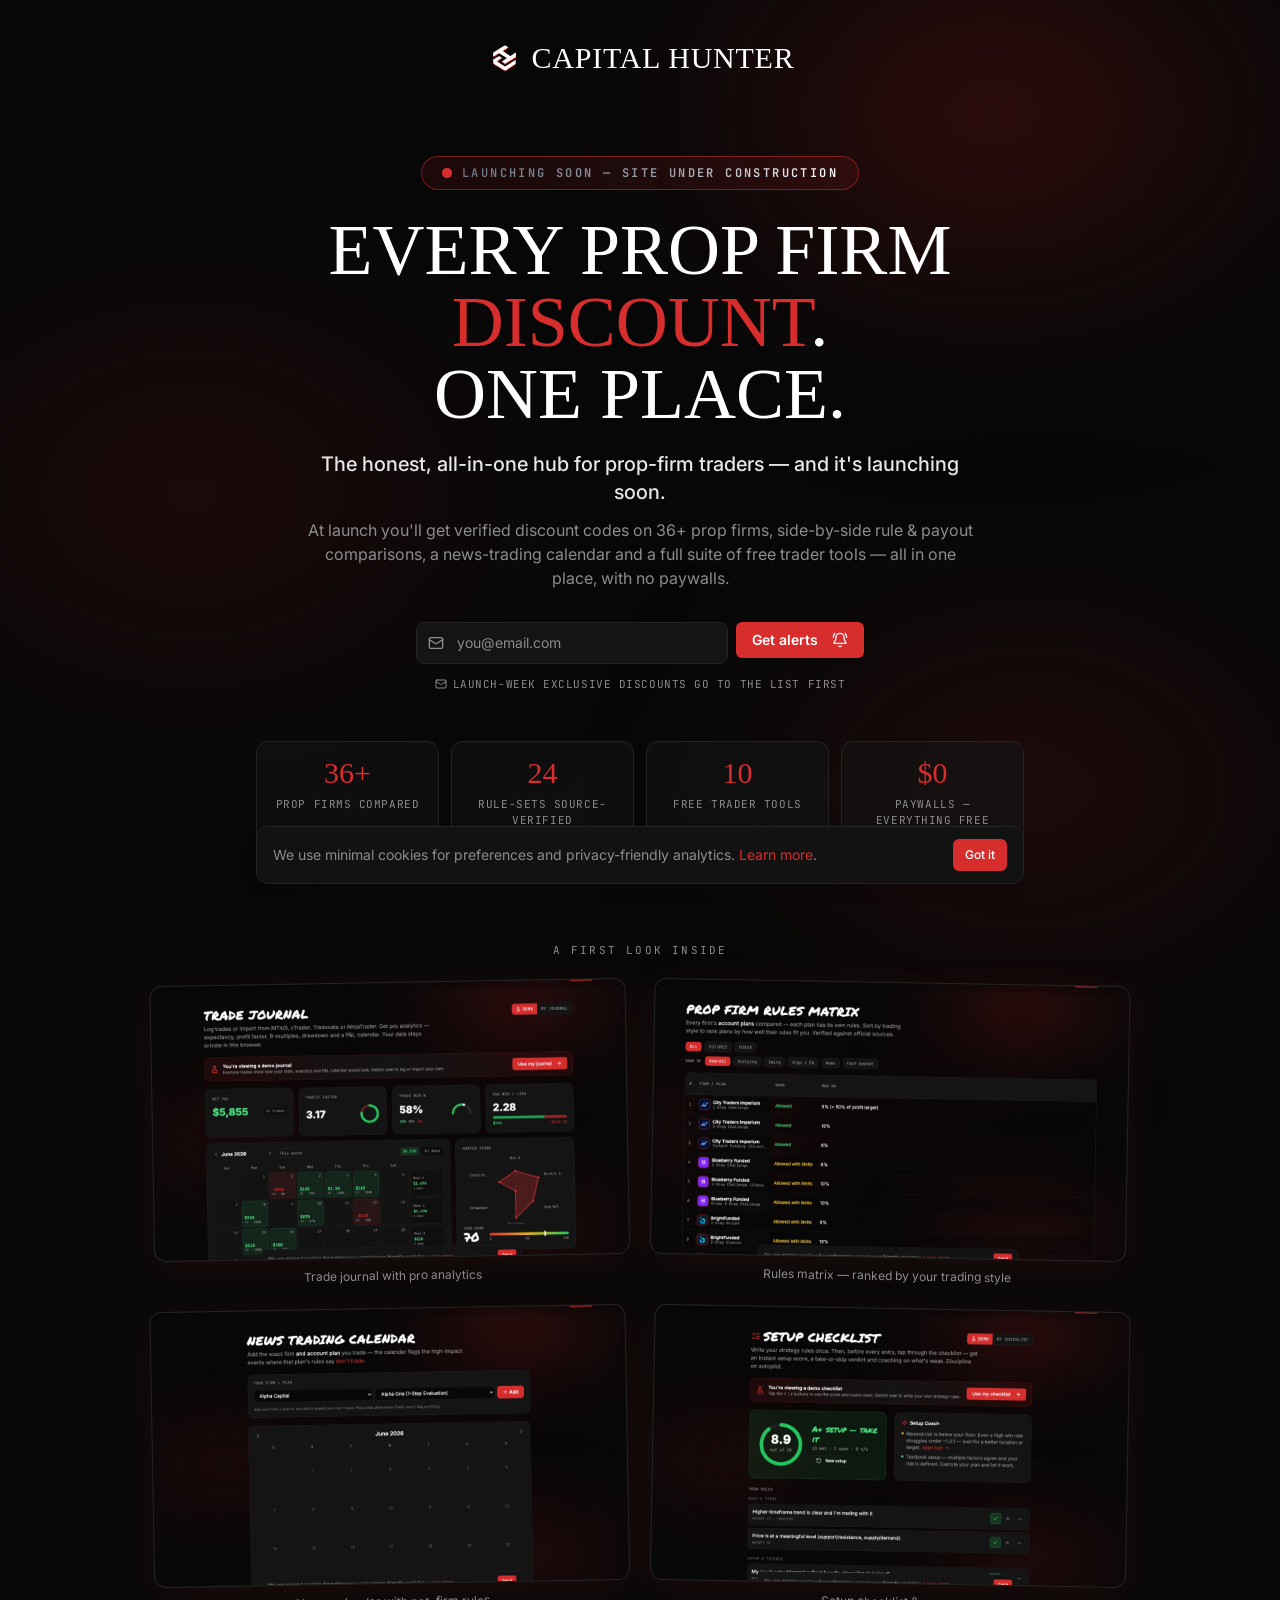
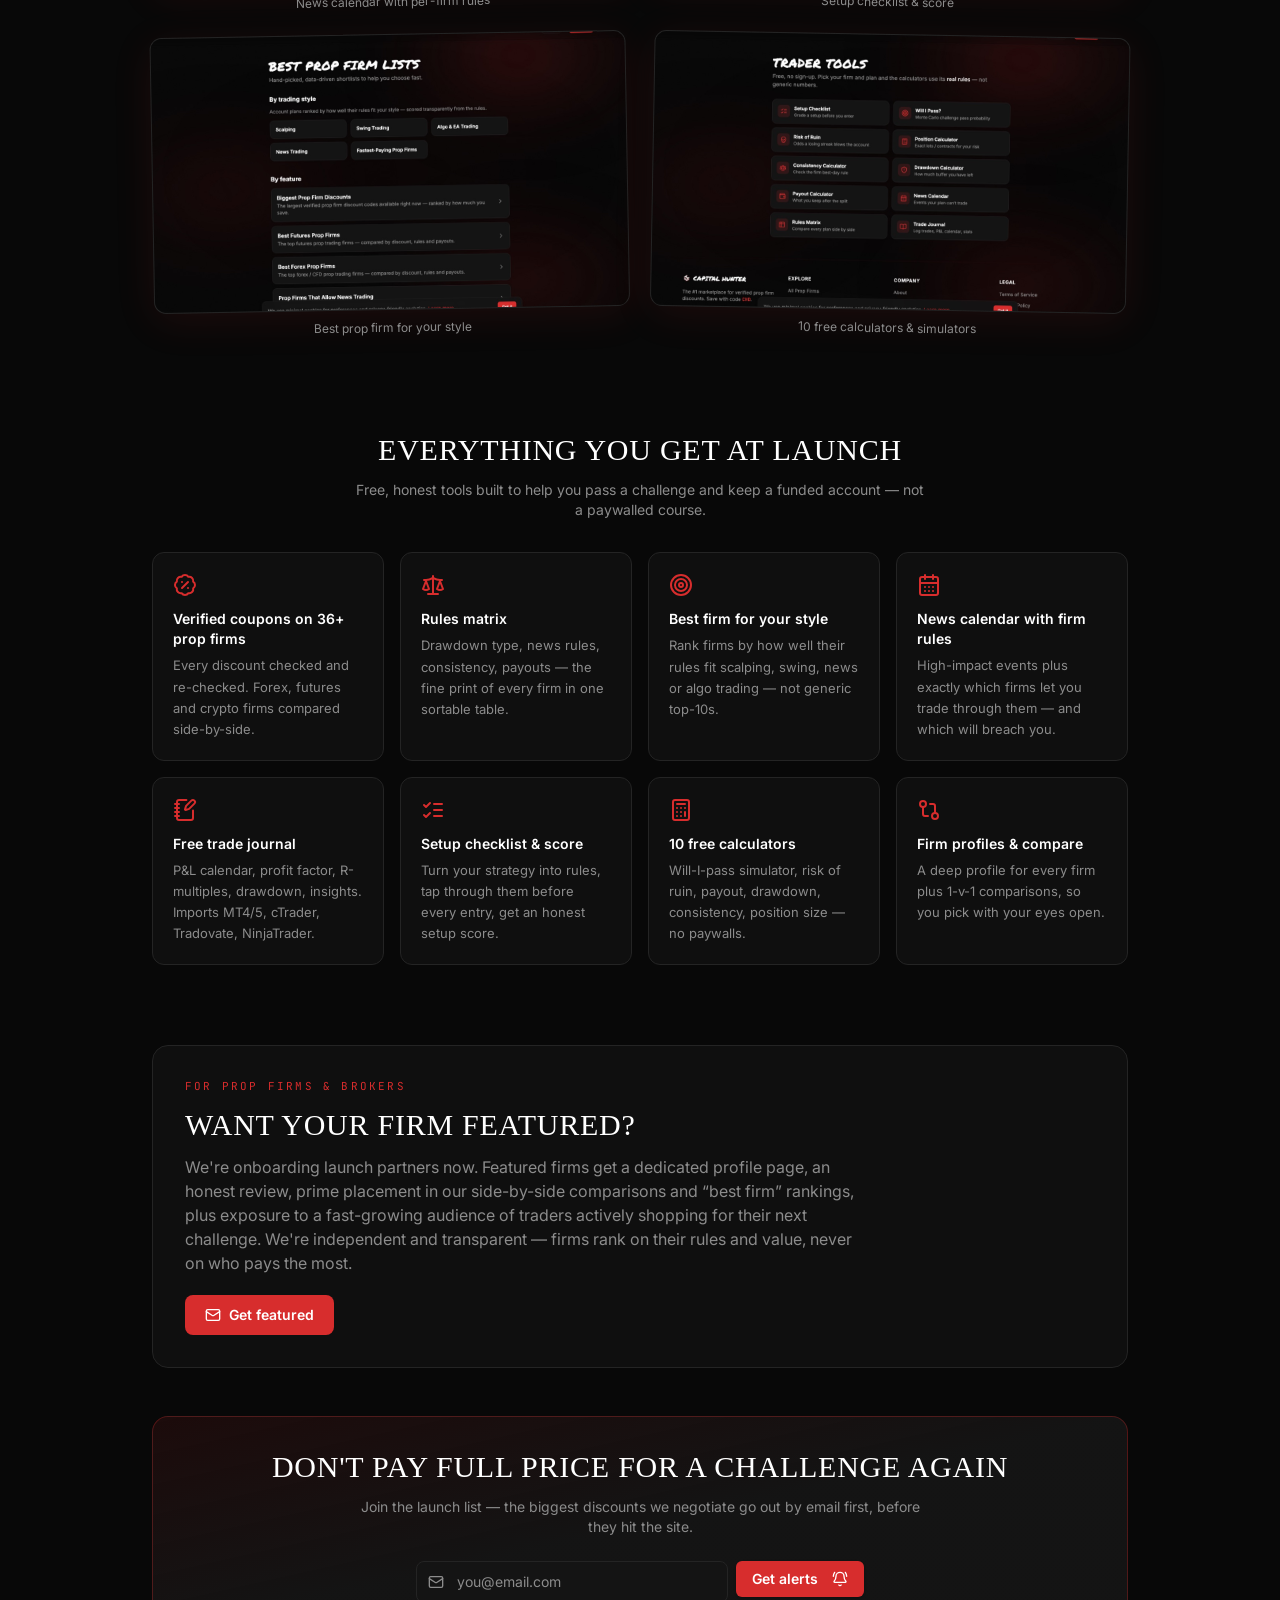
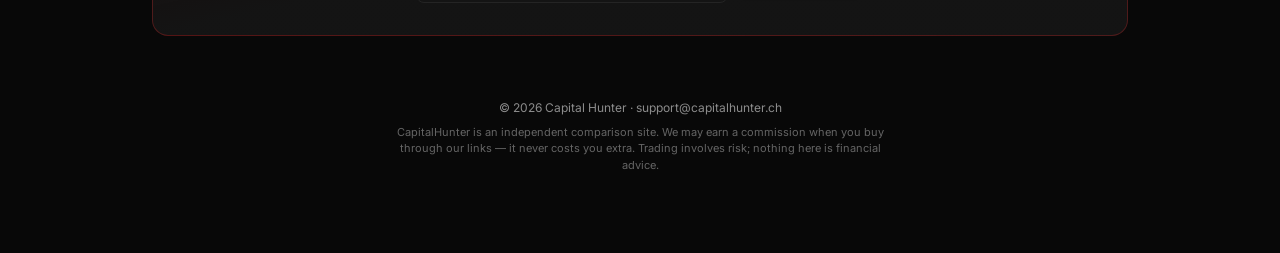
<file: privacy/index.html>
<!DOCTYPE html><html lang="en"><head><title data-rh="true">Privacy Policy | Capital Hunter</title><meta data-rh="true" name="description" content="How Capital Hunter collects, uses and protects your data."><meta data-rh="true" name="robots" content="index, follow, max-image-preview:large, max-snippet:-1, max-video-preview:-1"><meta data-rh="true" name="googlebot" content="index, follow, max-image-preview:large, max-snippet:-1, max-video-preview:-1"><meta data-rh="true" property="og:type" content="website"><meta data-rh="true" property="og:site_name" content="Capital Hunter"><meta data-rh="true" property="og:title" content="Privacy Policy | Capital Hunter"><meta data-rh="true" property="og:description" content="How Capital Hunter collects, uses and protects your data."><meta data-rh="true" property="og:url" content="https://capitalhunter.ch/privacy"><meta data-rh="true" property="og:image" content="https://capitalhunter.ch/logo-512.png"><meta data-rh="true" name="twitter:card" content="summary_large_image"><meta data-rh="true" name="twitter:title" content="Privacy Policy | Capital Hunter"><meta data-rh="true" name="twitter:description" content="How Capital Hunter collects, uses and protects your data."><meta data-rh="true" name="twitter:image" content="https://capitalhunter.ch/logo-512.png"><link data-rh="true" rel="canonical" href="https://capitalhunter.ch/privacy">
    <meta charset="UTF-8">
    <meta name="viewport" content="width=device-width, initial-scale=1.0">
    <link rel="icon" type="image/png" sizes="48x48" href="/favicon-48.png">
    <link rel="icon" type="image/png" sizes="32x32" href="/favicon-32.png">
    <link rel="apple-touch-icon" href="/apple-touch-icon.png">
    <link rel="manifest" href="/manifest.json">
    <meta name="theme-color" content="#080808">

    <!-- Fonts: preconnect + parallel load (was a render-blocking CSS @import). -->
    <link rel="preconnect" href="https://fonts.googleapis.com">
    <link rel="preconnect" href="https://fonts.gstatic.com" crossorigin="">
    <link rel="preload" as="style" href="https://fonts.googleapis.com/css2?family=Permanent+Marker&amp;family=Inter:wght@400;500;600;700;800&amp;family=JetBrains+Mono:wght@400;500;600;700&amp;display=swap">
    <link rel="stylesheet" href="https://fonts.googleapis.com/css2?family=Permanent+Marker&amp;family=Inter:wght@400;500;600;700;800&amp;family=JetBrains+Mono:wght@400;500;600;700&amp;display=swap">
    <!-- Warm up the Supabase connection so the first data call is instant. -->
    <link rel="preconnect" href="https://xzxkkfrlmeajymtjlhex.supabase.co" crossorigin="">

    <!-- title + description are managed per-page by the <Seo> component (react-helmet-async). -->
    <script type="module" crossorigin="" src="/assets/app-BKW5QASY.js"></script>
    <link rel="modulepreload" crossorigin="" href="/assets/react-CZyGPQdu.js">
    <link rel="modulepreload" crossorigin="" href="/assets/vendor-DFMEHlR-.js">
    <link rel="modulepreload" crossorigin="" href="/assets/query-DikOKf4V.js">
    <link rel="modulepreload" crossorigin="" href="/assets/icons-BcLUi4sx.js">
    <link rel="modulepreload" crossorigin="" href="/assets/radix-BNWSrQ6s.js">
    <link rel="modulepreload" crossorigin="" href="/assets/supabase-BZ8bk2RT.js">
    <link rel="stylesheet" crossorigin="" href="/assets/app-D-nCjXD_.css">
  </head>
  <body>
    <div id="root" data-server-rendered="true"><div class="min-h-screen bg-background relative" style="background-color:#080808"><div class="ch-bg-glow"></div><div class="ch-bg-glow-bottom"></div><div class="ch-bg-glow-mid"></div><div class="ch-noise"></div><div class="ch-content"><nav class="fixed top-0 left-0 right-0 z-50 transition-all duration-500" style="background:linear-gradient(to bottom, rgba(5,5,5,0.55) 0%, rgba(5,5,5,0.18) 100%);backdrop-filter:blur(8px);-webkit-backdrop-filter:blur(8px);border-bottom:1px solid transparent;box-shadow:none"><div class="max-w-7xl mx-auto px-4 sm:px-6 lg:px-8"><div class="flex items-center justify-between h-16"><a class="flex items-center gap-2" href="/"><img src="/logo.png" alt="Capital Hunter Logo" width="28" height="28" class="w-7 h-7 object-contain"><span class="font-marker text-xl sm:text-xl text-white tracking-wide">CAPITAL HUNTER</span></a><div class="hidden md:flex items-center gap-6"><a class="text-sm font-inter text-muted-foreground hover:text-white transition-colors" href="/firms">Firms</a><a class="text-sm font-inter text-muted-foreground hover:text-white transition-colors" href="/best">Best</a><div class="relative group"><button class="flex items-center gap-1 text-sm font-inter text-muted-foreground group-hover:text-white transition-colors">Tools <svg xmlns="http://www.w3.org/2000/svg" width="24" height="24" viewBox="0 0 24 24" fill="none" stroke="currentColor" stroke-width="2" stroke-linecap="round" stroke-linejoin="round" class="lucide lucide-chevron-down w-3.5 h-3.5"><path d="m6 9 6 6 6-6"></path></svg></button><div class="absolute left-1/2 -translate-x-1/2 pt-3 hidden group-hover:block"><div class="bg-card border border-border rounded-xl p-2 shadow-xl w-[240px]" style="background:rgba(12,12,12,0.97)"><a class="flex items-center gap-2.5 px-3 py-2 rounded-lg text-sm font-inter text-muted-foreground hover:text-white hover:bg-white/5 transition-colors" href="/tools/checklist"><svg xmlns="http://www.w3.org/2000/svg" width="24" height="24" viewBox="0 0 24 24" fill="none" stroke="currentColor" stroke-width="2" stroke-linecap="round" stroke-linejoin="round" class="lucide lucide-list-checks w-4 h-4 text-primary/80 flex-shrink-0"><path d="m3 17 2 2 4-4"></path><path d="m3 7 2 2 4-4"></path><path d="M13 6h8"></path><path d="M13 12h8"></path><path d="M13 18h8"></path></svg> <!-- -->Setup Checklist</a><a class="flex items-center gap-2.5 px-3 py-2 rounded-lg text-sm font-inter text-muted-foreground hover:text-white hover:bg-white/5 transition-colors" href="/tools/challenge"><svg xmlns="http://www.w3.org/2000/svg" width="24" height="24" viewBox="0 0 24 24" fill="none" stroke="currentColor" stroke-width="2" stroke-linecap="round" stroke-linejoin="round" class="lucide lucide-target w-4 h-4 text-primary/80 flex-shrink-0"><circle cx="12" cy="12" r="10"></circle><circle cx="12" cy="12" r="6"></circle><circle cx="12" cy="12" r="2"></circle></svg> <!-- -->Will I Pass?</a><a class="flex items-center gap-2.5 px-3 py-2 rounded-lg text-sm font-inter text-muted-foreground hover:text-white hover:bg-white/5 transition-colors" href="/tools/risk-of-ruin"><svg xmlns="http://www.w3.org/2000/svg" width="24" height="24" viewBox="0 0 24 24" fill="none" stroke="currentColor" stroke-width="2" stroke-linecap="round" stroke-linejoin="round" class="lucide lucide-skull w-4 h-4 text-primary/80 flex-shrink-0"><path d="m12.5 17-.5-1-.5 1h1z"></path><path d="M15 22a1 1 0 0 0 1-1v-1a2 2 0 0 0 1.56-3.25 8 8 0 1 0-11.12 0A2 2 0 0 0 8 20v1a1 1 0 0 0 1 1z"></path><circle cx="15" cy="12" r="1"></circle><circle cx="9" cy="12" r="1"></circle></svg> <!-- -->Risk of Ruin</a><a class="flex items-center gap-2.5 px-3 py-2 rounded-lg text-sm font-inter text-muted-foreground hover:text-white hover:bg-white/5 transition-colors" href="/calculator"><svg xmlns="http://www.w3.org/2000/svg" width="24" height="24" viewBox="0 0 24 24" fill="none" stroke="currentColor" stroke-width="2" stroke-linecap="round" stroke-linejoin="round" class="lucide lucide-calculator w-4 h-4 text-primary/80 flex-shrink-0"><rect width="16" height="20" x="4" y="2" rx="2"></rect><line x1="8" x2="16" y1="6" y2="6"></line><line x1="16" x2="16" y1="14" y2="18"></line><path d="M16 10h.01"></path><path d="M12 10h.01"></path><path d="M8 10h.01"></path><path d="M12 14h.01"></path><path d="M8 14h.01"></path><path d="M12 18h.01"></path><path d="M8 18h.01"></path></svg> <!-- -->Position Calculator</a><a class="flex items-center gap-2.5 px-3 py-2 rounded-lg text-sm font-inter text-muted-foreground hover:text-white hover:bg-white/5 transition-colors" href="/tools/consistency"><svg xmlns="http://www.w3.org/2000/svg" width="24" height="24" viewBox="0 0 24 24" fill="none" stroke="currentColor" stroke-width="2" stroke-linecap="round" stroke-linejoin="round" class="lucide lucide-scale w-4 h-4 text-primary/80 flex-shrink-0"><path d="m16 16 3-8 3 8c-.87.65-1.92 1-3 1s-2.13-.35-3-1Z"></path><path d="m2 16 3-8 3 8c-.87.65-1.92 1-3 1s-2.13-.35-3-1Z"></path><path d="M7 21h10"></path><path d="M12 3v18"></path><path d="M3 7h2c2 0 5-1 7-2 2 1 5 2 7 2h2"></path></svg> <!-- -->Consistency Calculator</a><a class="flex items-center gap-2.5 px-3 py-2 rounded-lg text-sm font-inter text-muted-foreground hover:text-white hover:bg-white/5 transition-colors" href="/tools/drawdown"><svg xmlns="http://www.w3.org/2000/svg" width="24" height="24" viewBox="0 0 24 24" fill="none" stroke="currentColor" stroke-width="2" stroke-linecap="round" stroke-linejoin="round" class="lucide lucide-shield-alert w-4 h-4 text-primary/80 flex-shrink-0"><path d="M20 13c0 5-3.5 7.5-7.66 8.95a1 1 0 0 1-.67-.01C7.5 20.5 4 18 4 13V6a1 1 0 0 1 1-1c2 0 4.5-1.2 6.24-2.72a1.17 1.17 0 0 1 1.52 0C14.51 3.81 17 5 19 5a1 1 0 0 1 1 1z"></path><path d="M12 8v4"></path><path d="M12 16h.01"></path></svg> <!-- -->Drawdown Calculator</a><a class="flex items-center gap-2.5 px-3 py-2 rounded-lg text-sm font-inter text-muted-foreground hover:text-white hover:bg-white/5 transition-colors" href="/tools/payout"><svg xmlns="http://www.w3.org/2000/svg" width="24" height="24" viewBox="0 0 24 24" fill="none" stroke="currentColor" stroke-width="2" stroke-linecap="round" stroke-linejoin="round" class="lucide lucide-wallet w-4 h-4 text-primary/80 flex-shrink-0"><path d="M19 7V4a1 1 0 0 0-1-1H5a2 2 0 0 0 0 4h15a1 1 0 0 1 1 1v4h-3a2 2 0 0 0 0 4h3a1 1 0 0 0 1-1v-2a1 1 0 0 0-1-1"></path><path d="M3 5v14a2 2 0 0 0 2 2h15a1 1 0 0 0 1-1v-4"></path></svg> <!-- -->Payout Calculator</a><a class="flex items-center gap-2.5 px-3 py-2 rounded-lg text-sm font-inter text-muted-foreground hover:text-white hover:bg-white/5 transition-colors" href="/calendar"><svg xmlns="http://www.w3.org/2000/svg" width="24" height="24" viewBox="0 0 24 24" fill="none" stroke="currentColor" stroke-width="2" stroke-linecap="round" stroke-linejoin="round" class="lucide lucide-calendar-days w-4 h-4 text-primary/80 flex-shrink-0"><path d="M8 2v4"></path><path d="M16 2v4"></path><rect width="18" height="18" x="3" y="4" rx="2"></rect><path d="M3 10h18"></path><path d="M8 14h.01"></path><path d="M12 14h.01"></path><path d="M16 14h.01"></path><path d="M8 18h.01"></path><path d="M12 18h.01"></path><path d="M16 18h.01"></path></svg> <!-- -->News Calendar</a><a class="flex items-center gap-2.5 px-3 py-2 rounded-lg text-sm font-inter text-muted-foreground hover:text-white hover:bg-white/5 transition-colors" href="/rules"><svg xmlns="http://www.w3.org/2000/svg" width="24" height="24" viewBox="0 0 24 24" fill="none" stroke="currentColor" stroke-width="2" stroke-linecap="round" stroke-linejoin="round" class="lucide lucide-table2 w-4 h-4 text-primary/80 flex-shrink-0"><path d="M9 3H5a2 2 0 0 0-2 2v4m6-6h10a2 2 0 0 1 2 2v4M9 3v18m0 0h10a2 2 0 0 0 2-2V9M9 21H5a2 2 0 0 1-2-2V9m0 0h18"></path></svg> <!-- -->Rules Matrix</a><a class="flex items-center gap-2.5 px-3 py-2 rounded-lg text-sm font-inter text-muted-foreground hover:text-white hover:bg-white/5 transition-colors" href="/journal"><svg xmlns="http://www.w3.org/2000/svg" width="24" height="24" viewBox="0 0 24 24" fill="none" stroke="currentColor" stroke-width="2" stroke-linecap="round" stroke-linejoin="round" class="lucide lucide-book-open w-4 h-4 text-primary/80 flex-shrink-0"><path d="M12 7v14"></path><path d="M3 18a1 1 0 0 1-1-1V4a1 1 0 0 1 1-1h5a4 4 0 0 1 4 4 4 4 0 0 1 4-4h5a1 1 0 0 1 1 1v13a1 1 0 0 1-1 1h-6a3 3 0 0 0-3 3 3 3 0 0 0-3-3z"></path></svg> <!-- -->Trade Journal</a><a class="block px-3 py-2 mt-1 border-t border-border/50 text-xs font-mono text-primary hover:underline" href="/tools">All tools →</a></div></div></div><a class="text-sm font-inter text-muted-foreground hover:text-white transition-colors" href="/blog">Blog</a><a title="My watchlist" class="text-muted-foreground hover:text-primary transition-colors" href="/watchlist"><svg xmlns="http://www.w3.org/2000/svg" width="24" height="24" viewBox="0 0 24 24" fill="none" stroke="currentColor" stroke-width="2" stroke-linecap="round" stroke-linejoin="round" class="lucide lucide-heart w-4 h-4"><path d="M19 14c1.49-1.46 3-3.21 3-5.5A5.5 5.5 0 0 0 16.5 3c-1.76 0-3 .5-4.5 2-1.5-1.5-2.74-2-4.5-2A5.5 5.5 0 0 0 2 8.5c0 2.3 1.5 4.05 3 5.5l7 7Z"></path></svg></a><a href="/login"><button class="inline-flex items-center justify-center gap-2 whitespace-nowrap font-medium transition-colors focus-visible:outline-none focus-visible:ring-1 focus-visible:ring-ring disabled:pointer-events-none disabled:opacity-50 [&amp;_svg]:pointer-events-none [&amp;_svg]:size-4 [&amp;_svg]:shrink-0 border bg-transparent shadow-sm hover:text-accent-foreground h-8 rounded-md px-3 text-xs border-border text-white hover:bg-secondary">Login</button></a><a href="/register"><button class="inline-flex items-center justify-center gap-2 whitespace-nowrap font-medium transition-colors focus-visible:outline-none focus-visible:ring-1 focus-visible:ring-ring disabled:pointer-events-none disabled:opacity-50 [&amp;_svg]:pointer-events-none [&amp;_svg]:size-4 [&amp;_svg]:shrink-0 shadow h-8 rounded-md px-3 text-xs bg-primary hover:bg-primary/90 text-white">Register</button></a></div><div class="md:hidden flex items-center gap-4"><button class="text-white"><svg xmlns="http://www.w3.org/2000/svg" width="24" height="24" viewBox="0 0 24 24" fill="none" stroke="currentColor" stroke-width="2" stroke-linecap="round" stroke-linejoin="round" class="lucide lucide-menu w-6 h-6"><line x1="4" x2="20" y1="12" y2="12"></line><line x1="4" x2="20" y1="6" y2="6"></line><line x1="4" x2="20" y1="18" y2="18"></line></svg></button></div></div></div></nav><main class="max-w-3xl mx-auto px-4 sm:px-6 lg:px-8 pt-28 pb-20"><h1 class="font-marker text-3xl sm:text-4xl text-white tracking-wide mb-2">PRIVACY POLICY</h1><p class="text-xs font-mono text-muted-foreground mb-8">Last updated: <!-- -->June 29, 2026</p><p class="font-inter text-muted-foreground text-sm sm:text-[15px] leading-relaxed mb-4">This Privacy Policy explains what data <!-- -->Capital Hunter<!-- --> (<!-- -->capitalhunter.ch<!-- -->) collects and how we use it. We keep data collection to a minimum.</p><h2 class="font-inter font-bold text-white text-xl mt-8 mb-3">What we collect</h2><ul class="list-disc pl-5 space-y-1.5 mb-4 text-muted-foreground text-sm sm:text-[15px] font-inter"><li><strong class="text-white">Email address</strong> — only if you subscribe to alerts. We store it to send you discount and rule updates, and you can unsubscribe at any time.</li><li><strong class="text-white">Anonymous usage</strong> — basic, aggregated analytics (pages viewed, outbound clicks) to understand what's useful. This does not identify you personally.</li><li>We do <strong class="text-white">not</strong> collect trading account credentials, passwords, or payment details — purchases happen on the prop firm's own site.</li></ul><h2 class="font-inter font-bold text-white text-xl mt-8 mb-3">How we use it</h2><ul class="list-disc pl-5 space-y-1.5 mb-4 text-muted-foreground text-sm sm:text-[15px] font-inter"><li>To send the alerts you signed up for.</li><li>To measure which firms and pages are useful and improve the site.</li><li>To attribute affiliate clicks so partner firms can credit a referral.</li></ul><h2 class="font-inter font-bold text-white text-xl mt-8 mb-3">Sharing</h2><p class="font-inter text-muted-foreground text-sm sm:text-[15px] leading-relaxed mb-4">We don't sell your data. We use trusted processors (e.g. our database/email providers) to operate the service. When you click an affiliate link, the destination firm sets its own cookies under its own policy.</p><h2 class="font-inter font-bold text-white text-xl mt-8 mb-3">Your choices</h2><p class="font-inter text-muted-foreground text-sm sm:text-[15px] leading-relaxed mb-4">You can unsubscribe from emails at any time via the link in any email, or request deletion of your data by emailing <a href="mailto:support@capitalhunter.ch" class="text-primary hover:underline">support@capitalhunter.ch</a>. See also our <a class="text-primary hover:underline" href="/cookies">Cookie Policy</a>.</p><h2 class="font-inter font-bold text-white text-xl mt-8 mb-3">Changes</h2><p class="font-inter text-muted-foreground text-sm sm:text-[15px] leading-relaxed mb-4">We may update this policy; the "last updated" date above reflects the latest version.</p></main><footer class="relative" style="background:transparent;border-top:none"><div style="position:absolute;top:0;left:0;right:0;height:2px;background:linear-gradient(to right, transparent, rgba(90,18,18,0.18), transparent);pointer-events:none"></div><div class="max-w-7xl mx-auto px-4 sm:px-6 lg:px-8 py-12"><div class="grid grid-cols-2 md:grid-cols-4 gap-8"><div class="col-span-2 md:col-span-1"><div class="flex items-center gap-2 mb-4"><img src="/logo.png" alt="Capital Hunter Logo" width="24" height="24" class="w-6 h-6 object-contain"><span class="font-marker text-lg text-white">CAPITAL HUNTER</span></div><p class="text-[15px] sm:text-sm text-muted-foreground leading-relaxed">The #1 marketplace for verified prop firm discounts. Save with code<!-- --> <span class="font-mono text-primary font-semibold">CH8</span>.</p><p class="text-xs text-muted-foreground/80 leading-relaxed mt-3">We earn affiliate commissions at no extra cost to you.<!-- --> <a class="text-primary/90 hover:text-primary" href="/affiliate-disclosure">How we make money</a>.</p></div><div><h4 class="font-inter font-semibold text-white text-[15px] sm:text-sm mb-4 uppercase tracking-wider">Explore</h4><div class="space-y-3"><a class="block text-[15px] sm:text-sm text-muted-foreground hover:text-white transition-colors" href="/firms">All Prop Firms</a><a class="block text-[15px] sm:text-sm text-muted-foreground hover:text-white transition-colors" href="/best">Best Lists</a><a class="block text-[15px] sm:text-sm text-muted-foreground hover:text-white transition-colors" href="/compare">Compare Firms</a><a class="block text-[15px] sm:text-sm text-muted-foreground hover:text-white transition-colors" href="/calendar">News Calendar</a><a class="block text-[15px] sm:text-sm text-muted-foreground hover:text-white transition-colors" href="/rules">Rules Matrix</a><a class="block text-[15px] sm:text-sm text-muted-foreground hover:text-white transition-colors" href="/journal">Trade Journal</a><a class="block text-[15px] sm:text-sm text-muted-foreground hover:text-white transition-colors" href="/watchlist">My Watchlist</a><a class="block text-[15px] sm:text-sm text-muted-foreground hover:text-white transition-colors" href="/giveaway">Giveaway</a></div></div><div><h4 class="font-inter font-semibold text-white text-[15px] sm:text-sm mb-4 uppercase tracking-wider">Company</h4><div class="space-y-3"><a class="block text-[15px] sm:text-sm text-muted-foreground hover:text-white transition-colors" href="/about">About</a><a class="block text-[15px] sm:text-sm text-muted-foreground hover:text-white transition-colors" href="/blog">Blog</a><a class="block text-[15px] sm:text-sm text-muted-foreground hover:text-white transition-colors" href="/methodology">Methodology</a><a class="block text-[15px] sm:text-sm text-muted-foreground hover:text-white transition-colors" href="/contact">Contact</a></div></div><div><h4 class="font-inter font-semibold text-white text-[15px] sm:text-sm mb-4 uppercase tracking-wider">Legal</h4><div class="space-y-3"><a class="block text-[15px] sm:text-sm text-muted-foreground hover:text-white transition-colors" href="/terms">Terms of Service</a><a class="block text-[15px] sm:text-sm text-muted-foreground hover:text-white transition-colors" href="/privacy">Privacy Policy</a><a class="block text-[15px] sm:text-sm text-muted-foreground hover:text-white transition-colors" href="/affiliate-disclosure">Affiliate Disclosure</a><a class="block text-[15px] sm:text-sm text-muted-foreground hover:text-white transition-colors" href="/cookies">Cookie Policy</a></div></div></div><div class="border-t border-border/50 mt-8 pt-8"><p class="text-center text-[13px] sm:text-xs text-muted-foreground font-mono">© <!-- -->2026<!-- --> CAPITAL HUNTER. All rights reserved. Not financial advice. Trading involves substantial risk of loss.</p></div></div></footer></div></div><script>window.__staticRouterHydrationData = JSON.parse("{\"loaderData\":{\"0\":null},\"actionData\":null,\"errors\":null}");</script></div>
<script>window.__VITE_REACT_SSG_HASH__ = 'jtonjcso9g'</script>
  

</body></html>
</file>
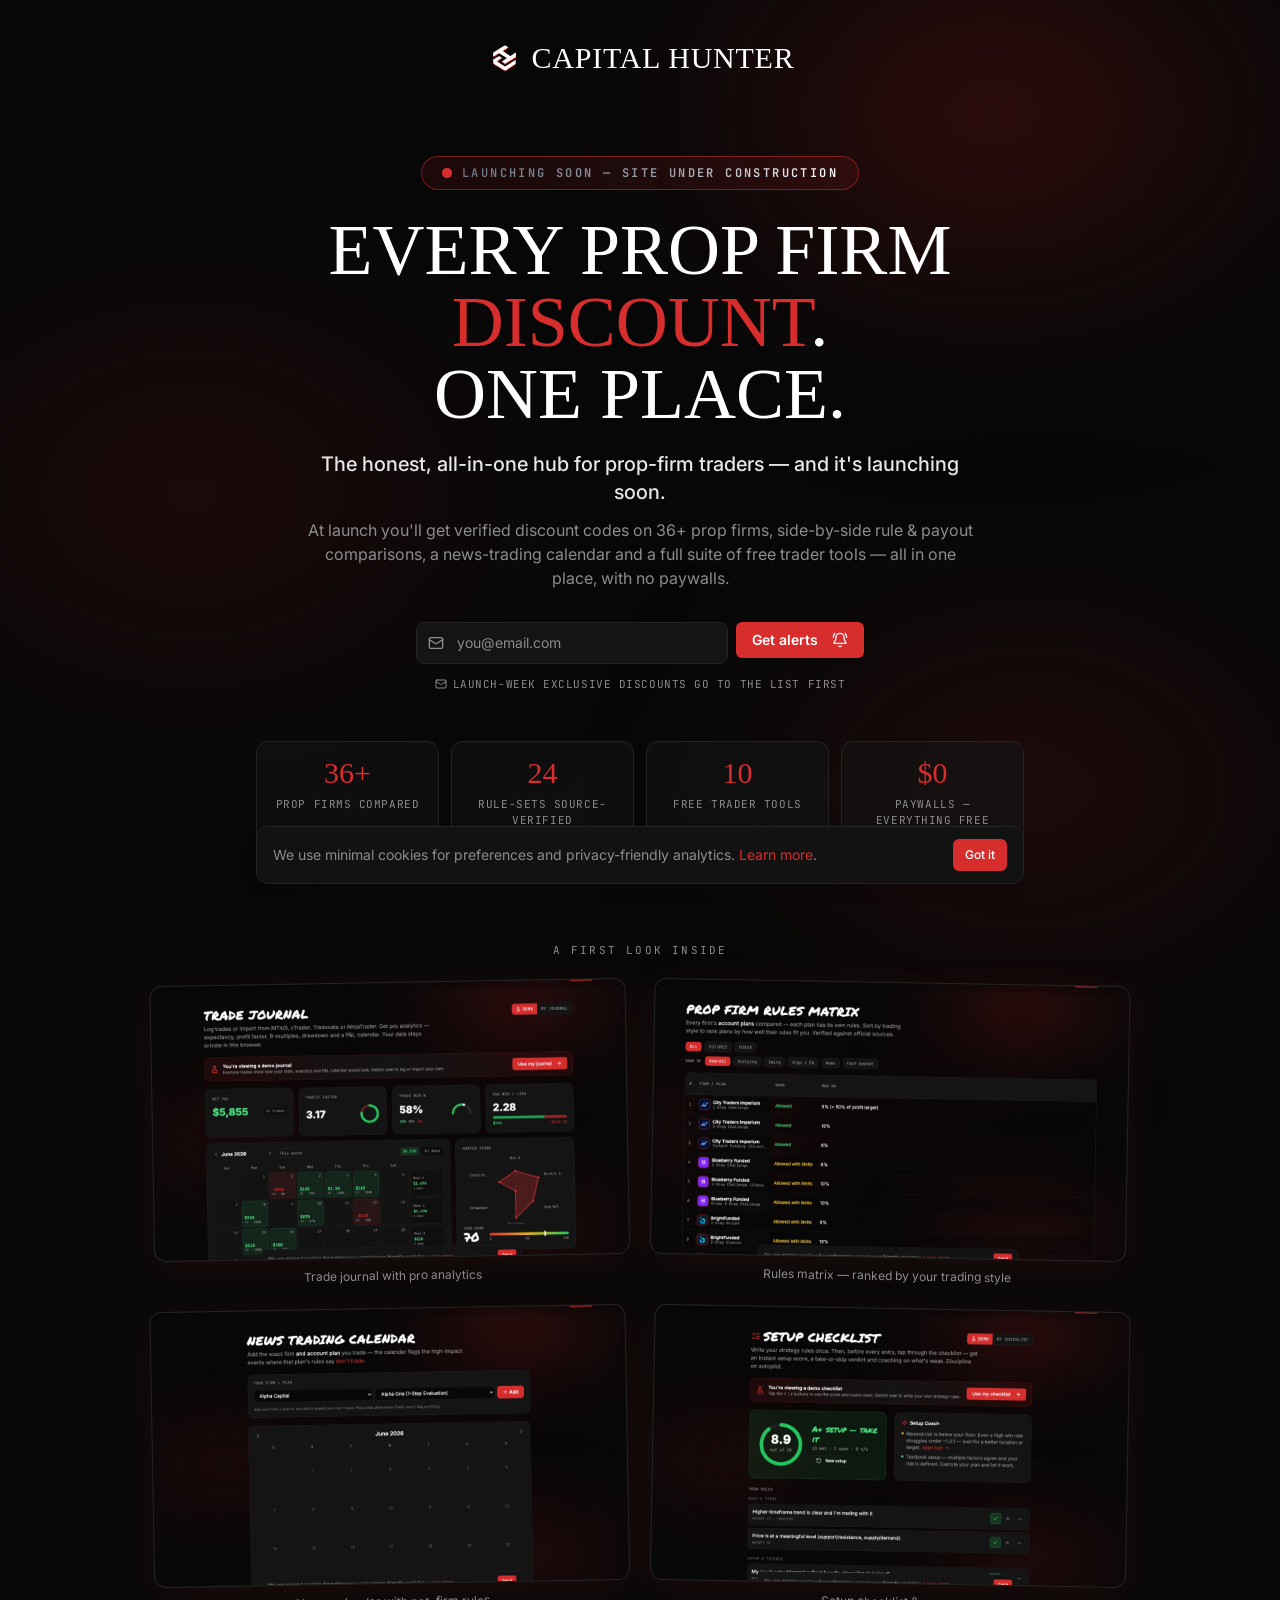
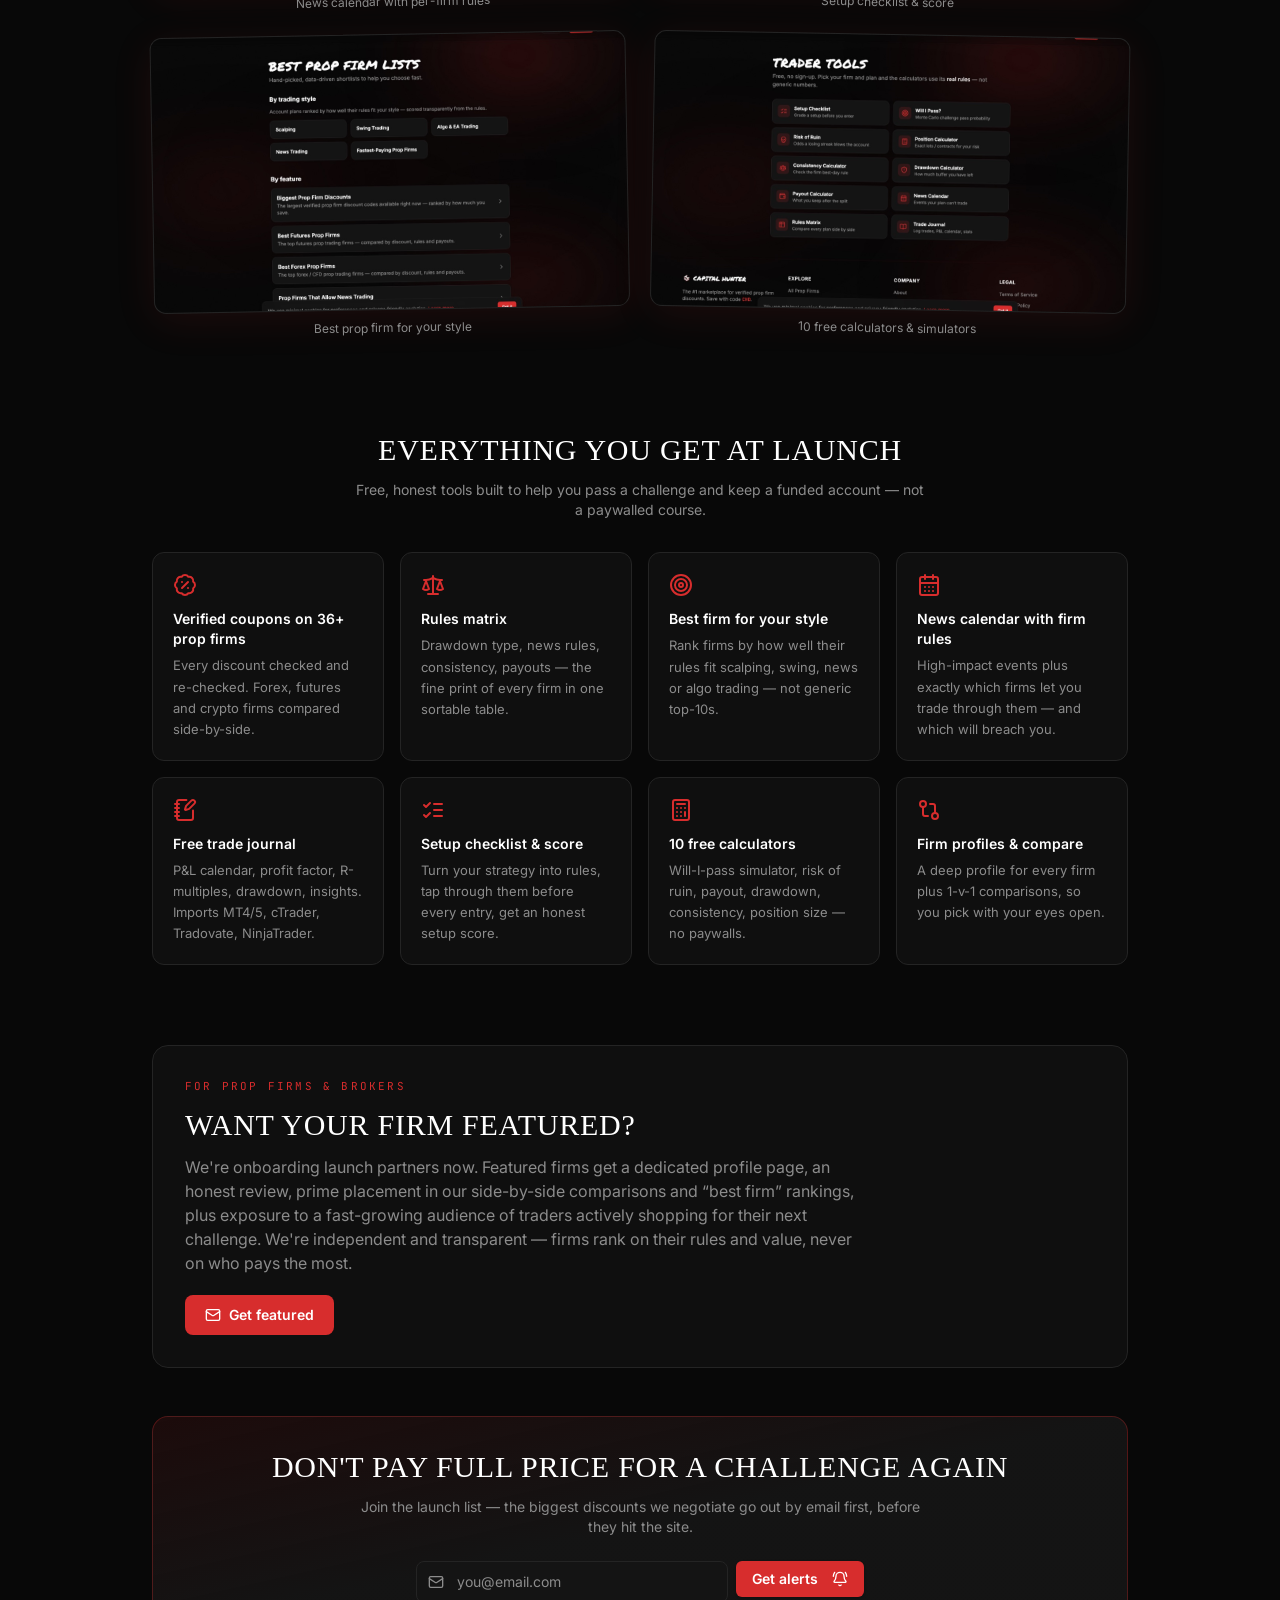
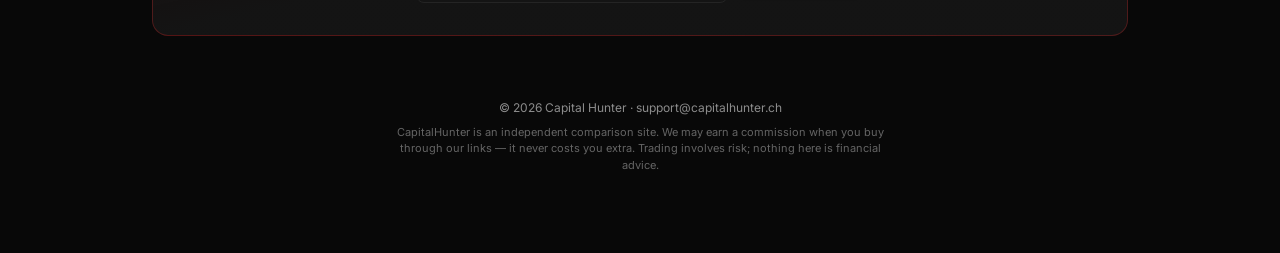
<file: terms/index.html>
<!DOCTYPE html><html lang="en"><head><title data-rh="true">Terms of Service | Capital Hunter</title><meta data-rh="true" name="description" content="The terms for using Capital Hunter."><meta data-rh="true" name="robots" content="index, follow, max-image-preview:large, max-snippet:-1, max-video-preview:-1"><meta data-rh="true" name="googlebot" content="index, follow, max-image-preview:large, max-snippet:-1, max-video-preview:-1"><meta data-rh="true" property="og:type" content="website"><meta data-rh="true" property="og:site_name" content="Capital Hunter"><meta data-rh="true" property="og:title" content="Terms of Service | Capital Hunter"><meta data-rh="true" property="og:description" content="The terms for using Capital Hunter."><meta data-rh="true" property="og:url" content="https://capitalhunter.ch/terms"><meta data-rh="true" property="og:image" content="https://capitalhunter.ch/logo-512.png"><meta data-rh="true" name="twitter:card" content="summary_large_image"><meta data-rh="true" name="twitter:title" content="Terms of Service | Capital Hunter"><meta data-rh="true" name="twitter:description" content="The terms for using Capital Hunter."><meta data-rh="true" name="twitter:image" content="https://capitalhunter.ch/logo-512.png"><link data-rh="true" rel="canonical" href="https://capitalhunter.ch/terms">
    <meta charset="UTF-8">
    <meta name="viewport" content="width=device-width, initial-scale=1.0">
    <link rel="icon" type="image/png" sizes="48x48" href="/favicon-48.png">
    <link rel="icon" type="image/png" sizes="32x32" href="/favicon-32.png">
    <link rel="apple-touch-icon" href="/apple-touch-icon.png">
    <link rel="manifest" href="/manifest.json">
    <meta name="theme-color" content="#080808">

    <!-- Fonts: preconnect + parallel load (was a render-blocking CSS @import). -->
    <link rel="preconnect" href="https://fonts.googleapis.com">
    <link rel="preconnect" href="https://fonts.gstatic.com" crossorigin="">
    <link rel="preload" as="style" href="https://fonts.googleapis.com/css2?family=Permanent+Marker&amp;family=Inter:wght@400;500;600;700;800&amp;family=JetBrains+Mono:wght@400;500;600;700&amp;display=swap">
    <link rel="stylesheet" href="https://fonts.googleapis.com/css2?family=Permanent+Marker&amp;family=Inter:wght@400;500;600;700;800&amp;family=JetBrains+Mono:wght@400;500;600;700&amp;display=swap">
    <!-- Warm up the Supabase connection so the first data call is instant. -->
    <link rel="preconnect" href="https://xzxkkfrlmeajymtjlhex.supabase.co" crossorigin="">

    <!-- title + description are managed per-page by the <Seo> component (react-helmet-async). -->
    <script type="module" crossorigin="" src="/assets/app-BKW5QASY.js"></script>
    <link rel="modulepreload" crossorigin="" href="/assets/react-CZyGPQdu.js">
    <link rel="modulepreload" crossorigin="" href="/assets/vendor-DFMEHlR-.js">
    <link rel="modulepreload" crossorigin="" href="/assets/query-DikOKf4V.js">
    <link rel="modulepreload" crossorigin="" href="/assets/icons-BcLUi4sx.js">
    <link rel="modulepreload" crossorigin="" href="/assets/radix-BNWSrQ6s.js">
    <link rel="modulepreload" crossorigin="" href="/assets/supabase-BZ8bk2RT.js">
    <link rel="stylesheet" crossorigin="" href="/assets/app-D-nCjXD_.css">
  </head>
  <body>
    <div id="root" data-server-rendered="true"><div class="min-h-screen bg-background relative" style="background-color:#080808"><div class="ch-bg-glow"></div><div class="ch-bg-glow-bottom"></div><div class="ch-bg-glow-mid"></div><div class="ch-noise"></div><div class="ch-content"><nav class="fixed top-0 left-0 right-0 z-50 transition-all duration-500" style="background:linear-gradient(to bottom, rgba(5,5,5,0.55) 0%, rgba(5,5,5,0.18) 100%);backdrop-filter:blur(8px);-webkit-backdrop-filter:blur(8px);border-bottom:1px solid transparent;box-shadow:none"><div class="max-w-7xl mx-auto px-4 sm:px-6 lg:px-8"><div class="flex items-center justify-between h-16"><a class="flex items-center gap-2" href="/"><img src="/logo.png" alt="Capital Hunter Logo" width="28" height="28" class="w-7 h-7 object-contain"><span class="font-marker text-xl sm:text-xl text-white tracking-wide">CAPITAL HUNTER</span></a><div class="hidden md:flex items-center gap-6"><a class="text-sm font-inter text-muted-foreground hover:text-white transition-colors" href="/firms">Firms</a><a class="text-sm font-inter text-muted-foreground hover:text-white transition-colors" href="/best">Best</a><div class="relative group"><button class="flex items-center gap-1 text-sm font-inter text-muted-foreground group-hover:text-white transition-colors">Tools <svg xmlns="http://www.w3.org/2000/svg" width="24" height="24" viewBox="0 0 24 24" fill="none" stroke="currentColor" stroke-width="2" stroke-linecap="round" stroke-linejoin="round" class="lucide lucide-chevron-down w-3.5 h-3.5"><path d="m6 9 6 6 6-6"></path></svg></button><div class="absolute left-1/2 -translate-x-1/2 pt-3 hidden group-hover:block"><div class="bg-card border border-border rounded-xl p-2 shadow-xl w-[240px]" style="background:rgba(12,12,12,0.97)"><a class="flex items-center gap-2.5 px-3 py-2 rounded-lg text-sm font-inter text-muted-foreground hover:text-white hover:bg-white/5 transition-colors" href="/tools/checklist"><svg xmlns="http://www.w3.org/2000/svg" width="24" height="24" viewBox="0 0 24 24" fill="none" stroke="currentColor" stroke-width="2" stroke-linecap="round" stroke-linejoin="round" class="lucide lucide-list-checks w-4 h-4 text-primary/80 flex-shrink-0"><path d="m3 17 2 2 4-4"></path><path d="m3 7 2 2 4-4"></path><path d="M13 6h8"></path><path d="M13 12h8"></path><path d="M13 18h8"></path></svg> <!-- -->Setup Checklist</a><a class="flex items-center gap-2.5 px-3 py-2 rounded-lg text-sm font-inter text-muted-foreground hover:text-white hover:bg-white/5 transition-colors" href="/tools/challenge"><svg xmlns="http://www.w3.org/2000/svg" width="24" height="24" viewBox="0 0 24 24" fill="none" stroke="currentColor" stroke-width="2" stroke-linecap="round" stroke-linejoin="round" class="lucide lucide-target w-4 h-4 text-primary/80 flex-shrink-0"><circle cx="12" cy="12" r="10"></circle><circle cx="12" cy="12" r="6"></circle><circle cx="12" cy="12" r="2"></circle></svg> <!-- -->Will I Pass?</a><a class="flex items-center gap-2.5 px-3 py-2 rounded-lg text-sm font-inter text-muted-foreground hover:text-white hover:bg-white/5 transition-colors" href="/tools/risk-of-ruin"><svg xmlns="http://www.w3.org/2000/svg" width="24" height="24" viewBox="0 0 24 24" fill="none" stroke="currentColor" stroke-width="2" stroke-linecap="round" stroke-linejoin="round" class="lucide lucide-skull w-4 h-4 text-primary/80 flex-shrink-0"><path d="m12.5 17-.5-1-.5 1h1z"></path><path d="M15 22a1 1 0 0 0 1-1v-1a2 2 0 0 0 1.56-3.25 8 8 0 1 0-11.12 0A2 2 0 0 0 8 20v1a1 1 0 0 0 1 1z"></path><circle cx="15" cy="12" r="1"></circle><circle cx="9" cy="12" r="1"></circle></svg> <!-- -->Risk of Ruin</a><a class="flex items-center gap-2.5 px-3 py-2 rounded-lg text-sm font-inter text-muted-foreground hover:text-white hover:bg-white/5 transition-colors" href="/calculator"><svg xmlns="http://www.w3.org/2000/svg" width="24" height="24" viewBox="0 0 24 24" fill="none" stroke="currentColor" stroke-width="2" stroke-linecap="round" stroke-linejoin="round" class="lucide lucide-calculator w-4 h-4 text-primary/80 flex-shrink-0"><rect width="16" height="20" x="4" y="2" rx="2"></rect><line x1="8" x2="16" y1="6" y2="6"></line><line x1="16" x2="16" y1="14" y2="18"></line><path d="M16 10h.01"></path><path d="M12 10h.01"></path><path d="M8 10h.01"></path><path d="M12 14h.01"></path><path d="M8 14h.01"></path><path d="M12 18h.01"></path><path d="M8 18h.01"></path></svg> <!-- -->Position Calculator</a><a class="flex items-center gap-2.5 px-3 py-2 rounded-lg text-sm font-inter text-muted-foreground hover:text-white hover:bg-white/5 transition-colors" href="/tools/consistency"><svg xmlns="http://www.w3.org/2000/svg" width="24" height="24" viewBox="0 0 24 24" fill="none" stroke="currentColor" stroke-width="2" stroke-linecap="round" stroke-linejoin="round" class="lucide lucide-scale w-4 h-4 text-primary/80 flex-shrink-0"><path d="m16 16 3-8 3 8c-.87.65-1.92 1-3 1s-2.13-.35-3-1Z"></path><path d="m2 16 3-8 3 8c-.87.65-1.92 1-3 1s-2.13-.35-3-1Z"></path><path d="M7 21h10"></path><path d="M12 3v18"></path><path d="M3 7h2c2 0 5-1 7-2 2 1 5 2 7 2h2"></path></svg> <!-- -->Consistency Calculator</a><a class="flex items-center gap-2.5 px-3 py-2 rounded-lg text-sm font-inter text-muted-foreground hover:text-white hover:bg-white/5 transition-colors" href="/tools/drawdown"><svg xmlns="http://www.w3.org/2000/svg" width="24" height="24" viewBox="0 0 24 24" fill="none" stroke="currentColor" stroke-width="2" stroke-linecap="round" stroke-linejoin="round" class="lucide lucide-shield-alert w-4 h-4 text-primary/80 flex-shrink-0"><path d="M20 13c0 5-3.5 7.5-7.66 8.95a1 1 0 0 1-.67-.01C7.5 20.5 4 18 4 13V6a1 1 0 0 1 1-1c2 0 4.5-1.2 6.24-2.72a1.17 1.17 0 0 1 1.52 0C14.51 3.81 17 5 19 5a1 1 0 0 1 1 1z"></path><path d="M12 8v4"></path><path d="M12 16h.01"></path></svg> <!-- -->Drawdown Calculator</a><a class="flex items-center gap-2.5 px-3 py-2 rounded-lg text-sm font-inter text-muted-foreground hover:text-white hover:bg-white/5 transition-colors" href="/tools/payout"><svg xmlns="http://www.w3.org/2000/svg" width="24" height="24" viewBox="0 0 24 24" fill="none" stroke="currentColor" stroke-width="2" stroke-linecap="round" stroke-linejoin="round" class="lucide lucide-wallet w-4 h-4 text-primary/80 flex-shrink-0"><path d="M19 7V4a1 1 0 0 0-1-1H5a2 2 0 0 0 0 4h15a1 1 0 0 1 1 1v4h-3a2 2 0 0 0 0 4h3a1 1 0 0 0 1-1v-2a1 1 0 0 0-1-1"></path><path d="M3 5v14a2 2 0 0 0 2 2h15a1 1 0 0 0 1-1v-4"></path></svg> <!-- -->Payout Calculator</a><a class="flex items-center gap-2.5 px-3 py-2 rounded-lg text-sm font-inter text-muted-foreground hover:text-white hover:bg-white/5 transition-colors" href="/calendar"><svg xmlns="http://www.w3.org/2000/svg" width="24" height="24" viewBox="0 0 24 24" fill="none" stroke="currentColor" stroke-width="2" stroke-linecap="round" stroke-linejoin="round" class="lucide lucide-calendar-days w-4 h-4 text-primary/80 flex-shrink-0"><path d="M8 2v4"></path><path d="M16 2v4"></path><rect width="18" height="18" x="3" y="4" rx="2"></rect><path d="M3 10h18"></path><path d="M8 14h.01"></path><path d="M12 14h.01"></path><path d="M16 14h.01"></path><path d="M8 18h.01"></path><path d="M12 18h.01"></path><path d="M16 18h.01"></path></svg> <!-- -->News Calendar</a><a class="flex items-center gap-2.5 px-3 py-2 rounded-lg text-sm font-inter text-muted-foreground hover:text-white hover:bg-white/5 transition-colors" href="/rules"><svg xmlns="http://www.w3.org/2000/svg" width="24" height="24" viewBox="0 0 24 24" fill="none" stroke="currentColor" stroke-width="2" stroke-linecap="round" stroke-linejoin="round" class="lucide lucide-table2 w-4 h-4 text-primary/80 flex-shrink-0"><path d="M9 3H5a2 2 0 0 0-2 2v4m6-6h10a2 2 0 0 1 2 2v4M9 3v18m0 0h10a2 2 0 0 0 2-2V9M9 21H5a2 2 0 0 1-2-2V9m0 0h18"></path></svg> <!-- -->Rules Matrix</a><a class="flex items-center gap-2.5 px-3 py-2 rounded-lg text-sm font-inter text-muted-foreground hover:text-white hover:bg-white/5 transition-colors" href="/journal"><svg xmlns="http://www.w3.org/2000/svg" width="24" height="24" viewBox="0 0 24 24" fill="none" stroke="currentColor" stroke-width="2" stroke-linecap="round" stroke-linejoin="round" class="lucide lucide-book-open w-4 h-4 text-primary/80 flex-shrink-0"><path d="M12 7v14"></path><path d="M3 18a1 1 0 0 1-1-1V4a1 1 0 0 1 1-1h5a4 4 0 0 1 4 4 4 4 0 0 1 4-4h5a1 1 0 0 1 1 1v13a1 1 0 0 1-1 1h-6a3 3 0 0 0-3 3 3 3 0 0 0-3-3z"></path></svg> <!-- -->Trade Journal</a><a class="block px-3 py-2 mt-1 border-t border-border/50 text-xs font-mono text-primary hover:underline" href="/tools">All tools →</a></div></div></div><a class="text-sm font-inter text-muted-foreground hover:text-white transition-colors" href="/blog">Blog</a><a title="My watchlist" class="text-muted-foreground hover:text-primary transition-colors" href="/watchlist"><svg xmlns="http://www.w3.org/2000/svg" width="24" height="24" viewBox="0 0 24 24" fill="none" stroke="currentColor" stroke-width="2" stroke-linecap="round" stroke-linejoin="round" class="lucide lucide-heart w-4 h-4"><path d="M19 14c1.49-1.46 3-3.21 3-5.5A5.5 5.5 0 0 0 16.5 3c-1.76 0-3 .5-4.5 2-1.5-1.5-2.74-2-4.5-2A5.5 5.5 0 0 0 2 8.5c0 2.3 1.5 4.05 3 5.5l7 7Z"></path></svg></a><a href="/login"><button class="inline-flex items-center justify-center gap-2 whitespace-nowrap font-medium transition-colors focus-visible:outline-none focus-visible:ring-1 focus-visible:ring-ring disabled:pointer-events-none disabled:opacity-50 [&amp;_svg]:pointer-events-none [&amp;_svg]:size-4 [&amp;_svg]:shrink-0 border bg-transparent shadow-sm hover:text-accent-foreground h-8 rounded-md px-3 text-xs border-border text-white hover:bg-secondary">Login</button></a><a href="/register"><button class="inline-flex items-center justify-center gap-2 whitespace-nowrap font-medium transition-colors focus-visible:outline-none focus-visible:ring-1 focus-visible:ring-ring disabled:pointer-events-none disabled:opacity-50 [&amp;_svg]:pointer-events-none [&amp;_svg]:size-4 [&amp;_svg]:shrink-0 shadow h-8 rounded-md px-3 text-xs bg-primary hover:bg-primary/90 text-white">Register</button></a></div><div class="md:hidden flex items-center gap-4"><button class="text-white"><svg xmlns="http://www.w3.org/2000/svg" width="24" height="24" viewBox="0 0 24 24" fill="none" stroke="currentColor" stroke-width="2" stroke-linecap="round" stroke-linejoin="round" class="lucide lucide-menu w-6 h-6"><line x1="4" x2="20" y1="12" y2="12"></line><line x1="4" x2="20" y1="6" y2="6"></line><line x1="4" x2="20" y1="18" y2="18"></line></svg></button></div></div></div></nav><main class="max-w-3xl mx-auto px-4 sm:px-6 lg:px-8 pt-28 pb-20"><h1 class="font-marker text-3xl sm:text-4xl text-white tracking-wide mb-2">TERMS OF SERVICE</h1><p class="text-xs font-mono text-muted-foreground mb-8">Last updated: <!-- -->June 29, 2026</p><p class="font-inter text-muted-foreground text-sm sm:text-[15px] leading-relaxed mb-4">By using <!-- -->Capital Hunter<!-- --> (<!-- -->capitalhunter.ch<!-- -->) you agree to these terms. If you don't agree, please don't use the site.</p><h2 class="font-inter font-bold text-white text-xl mt-8 mb-3">What we provide</h2><p class="font-inter text-muted-foreground text-sm sm:text-[15px] leading-relaxed mb-4">Capital Hunter<!-- --> is a free information and comparison service for proprietary trading firm discounts, rules and payouts. We are not a prop firm, broker, or financial adviser, and we do not execute trades or hold funds.</p><h2 class="font-inter font-bold text-white text-xl mt-8 mb-3">No financial advice</h2><p class="font-inter text-muted-foreground text-sm sm:text-[15px] leading-relaxed mb-4">Nothing on this site is financial, investment, legal or tax advice. Prop trading and leveraged products carry a high risk of loss; most traders lose money. Decisions you make are your own responsibility.</p><h2 class="font-inter font-bold text-white text-xl mt-8 mb-3">Accuracy</h2><p class="font-inter text-muted-foreground text-sm sm:text-[15px] leading-relaxed mb-4">We work to keep discount codes and firm rules accurate and dated, but prop firms change terms frequently and information may be out of date or incorrect. Always confirm the current rules, pricing and codes on the firm's official website before purchasing. We are not liable for losses arising from reliance on the information here.</p><h2 class="font-inter font-bold text-white text-xl mt-8 mb-3">Third-party links</h2><p class="font-inter text-muted-foreground text-sm sm:text-[15px] leading-relaxed mb-4">Outbound links lead to third-party prop firms with their own terms and policies. We are not responsible for their content, offers, or conduct. See our<!-- --> <a class="text-primary hover:underline" href="/affiliate-disclosure">Affiliate Disclosure</a>.</p><h2 class="font-inter font-bold text-white text-xl mt-8 mb-3">Limitation of liability</h2><p class="font-inter text-muted-foreground text-sm sm:text-[15px] leading-relaxed mb-4">Capital Hunter<!-- --> is provided "as is" without warranties of any kind. To the maximum extent permitted by law, we are not liable for any indirect or consequential damages arising from your use of the site.</p><h2 class="font-inter font-bold text-white text-xl mt-8 mb-3">Contact</h2><p class="font-inter text-muted-foreground text-sm sm:text-[15px] leading-relaxed mb-4">Questions about these terms: <a href="mailto:support@capitalhunter.ch" class="text-primary hover:underline">support@capitalhunter.ch</a>.</p></main><footer class="relative" style="background:transparent;border-top:none"><div style="position:absolute;top:0;left:0;right:0;height:2px;background:linear-gradient(to right, transparent, rgba(90,18,18,0.18), transparent);pointer-events:none"></div><div class="max-w-7xl mx-auto px-4 sm:px-6 lg:px-8 py-12"><div class="grid grid-cols-2 md:grid-cols-4 gap-8"><div class="col-span-2 md:col-span-1"><div class="flex items-center gap-2 mb-4"><img src="/logo.png" alt="Capital Hunter Logo" width="24" height="24" class="w-6 h-6 object-contain"><span class="font-marker text-lg text-white">CAPITAL HUNTER</span></div><p class="text-[15px] sm:text-sm text-muted-foreground leading-relaxed">The #1 marketplace for verified prop firm discounts. Save with code<!-- --> <span class="font-mono text-primary font-semibold">CH8</span>.</p><p class="text-xs text-muted-foreground/80 leading-relaxed mt-3">We earn affiliate commissions at no extra cost to you.<!-- --> <a class="text-primary/90 hover:text-primary" href="/affiliate-disclosure">How we make money</a>.</p></div><div><h4 class="font-inter font-semibold text-white text-[15px] sm:text-sm mb-4 uppercase tracking-wider">Explore</h4><div class="space-y-3"><a class="block text-[15px] sm:text-sm text-muted-foreground hover:text-white transition-colors" href="/firms">All Prop Firms</a><a class="block text-[15px] sm:text-sm text-muted-foreground hover:text-white transition-colors" href="/best">Best Lists</a><a class="block text-[15px] sm:text-sm text-muted-foreground hover:text-white transition-colors" href="/compare">Compare Firms</a><a class="block text-[15px] sm:text-sm text-muted-foreground hover:text-white transition-colors" href="/calendar">News Calendar</a><a class="block text-[15px] sm:text-sm text-muted-foreground hover:text-white transition-colors" href="/rules">Rules Matrix</a><a class="block text-[15px] sm:text-sm text-muted-foreground hover:text-white transition-colors" href="/journal">Trade Journal</a><a class="block text-[15px] sm:text-sm text-muted-foreground hover:text-white transition-colors" href="/watchlist">My Watchlist</a><a class="block text-[15px] sm:text-sm text-muted-foreground hover:text-white transition-colors" href="/giveaway">Giveaway</a></div></div><div><h4 class="font-inter font-semibold text-white text-[15px] sm:text-sm mb-4 uppercase tracking-wider">Company</h4><div class="space-y-3"><a class="block text-[15px] sm:text-sm text-muted-foreground hover:text-white transition-colors" href="/about">About</a><a class="block text-[15px] sm:text-sm text-muted-foreground hover:text-white transition-colors" href="/blog">Blog</a><a class="block text-[15px] sm:text-sm text-muted-foreground hover:text-white transition-colors" href="/methodology">Methodology</a><a class="block text-[15px] sm:text-sm text-muted-foreground hover:text-white transition-colors" href="/contact">Contact</a></div></div><div><h4 class="font-inter font-semibold text-white text-[15px] sm:text-sm mb-4 uppercase tracking-wider">Legal</h4><div class="space-y-3"><a class="block text-[15px] sm:text-sm text-muted-foreground hover:text-white transition-colors" href="/terms">Terms of Service</a><a class="block text-[15px] sm:text-sm text-muted-foreground hover:text-white transition-colors" href="/privacy">Privacy Policy</a><a class="block text-[15px] sm:text-sm text-muted-foreground hover:text-white transition-colors" href="/affiliate-disclosure">Affiliate Disclosure</a><a class="block text-[15px] sm:text-sm text-muted-foreground hover:text-white transition-colors" href="/cookies">Cookie Policy</a></div></div></div><div class="border-t border-border/50 mt-8 pt-8"><p class="text-center text-[13px] sm:text-xs text-muted-foreground font-mono">© <!-- -->2026<!-- --> CAPITAL HUNTER. All rights reserved. Not financial advice. Trading involves substantial risk of loss.</p></div></div></footer></div></div><script>window.__staticRouterHydrationData = JSON.parse("{\"loaderData\":{\"0\":null},\"actionData\":null,\"errors\":null}");</script></div>
<script>window.__VITE_REACT_SSG_HASH__ = 'jtonjcso9g'</script>
  

</body></html>
</file>
<file: assets/app-D-nCjXD_.css>
*,:before,:after{--tw-border-spacing-x: 0;--tw-border-spacing-y: 0;--tw-translate-x: 0;--tw-translate-y: 0;--tw-rotate: 0;--tw-skew-x: 0;--tw-skew-y: 0;--tw-scale-x: 1;--tw-scale-y: 1;--tw-pan-x: ;--tw-pan-y: ;--tw-pinch-zoom: ;--tw-scroll-snap-strictness: proximity;--tw-gradient-from-position: ;--tw-gradient-via-position: ;--tw-gradient-to-position: ;--tw-ordinal: ;--tw-slashed-zero: ;--tw-numeric-figure: ;--tw-numeric-spacing: ;--tw-numeric-fraction: ;--tw-ring-inset: ;--tw-ring-offset-width: 0px;--tw-ring-offset-color: #fff;--tw-ring-color: rgb(59 130 246 / .5);--tw-ring-offset-shadow: 0 0 #0000;--tw-ring-shadow: 0 0 #0000;--tw-shadow: 0 0 #0000;--tw-shadow-colored: 0 0 #0000;--tw-blur: ;--tw-brightness: ;--tw-contrast: ;--tw-grayscale: ;--tw-hue-rotate: ;--tw-invert: ;--tw-saturate: ;--tw-sepia: ;--tw-drop-shadow: ;--tw-backdrop-blur: ;--tw-backdrop-brightness: ;--tw-backdrop-contrast: ;--tw-backdrop-grayscale: ;--tw-backdrop-hue-rotate: ;--tw-backdrop-invert: ;--tw-backdrop-opacity: ;--tw-backdrop-saturate: ;--tw-backdrop-sepia: ;--tw-contain-size: ;--tw-contain-layout: ;--tw-contain-paint: ;--tw-contain-style: }::backdrop{--tw-border-spacing-x: 0;--tw-border-spacing-y: 0;--tw-translate-x: 0;--tw-translate-y: 0;--tw-rotate: 0;--tw-skew-x: 0;--tw-skew-y: 0;--tw-scale-x: 1;--tw-scale-y: 1;--tw-pan-x: ;--tw-pan-y: ;--tw-pinch-zoom: ;--tw-scroll-snap-strictness: proximity;--tw-gradient-from-position: ;--tw-gradient-via-position: ;--tw-gradient-to-position: ;--tw-ordinal: ;--tw-slashed-zero: ;--tw-numeric-figure: ;--tw-numeric-spacing: ;--tw-numeric-fraction: ;--tw-ring-inset: ;--tw-ring-offset-width: 0px;--tw-ring-offset-color: #fff;--tw-ring-color: rgb(59 130 246 / .5);--tw-ring-offset-shadow: 0 0 #0000;--tw-ring-shadow: 0 0 #0000;--tw-shadow: 0 0 #0000;--tw-shadow-colored: 0 0 #0000;--tw-blur: ;--tw-brightness: ;--tw-contrast: ;--tw-grayscale: ;--tw-hue-rotate: ;--tw-invert: ;--tw-saturate: ;--tw-sepia: ;--tw-drop-shadow: ;--tw-backdrop-blur: ;--tw-backdrop-brightness: ;--tw-backdrop-contrast: ;--tw-backdrop-grayscale: ;--tw-backdrop-hue-rotate: ;--tw-backdrop-invert: ;--tw-backdrop-opacity: ;--tw-backdrop-saturate: ;--tw-backdrop-sepia: ;--tw-contain-size: ;--tw-contain-layout: ;--tw-contain-paint: ;--tw-contain-style: }*,:before,:after{box-sizing:border-box;border-width:0;border-style:solid;border-color:#e5e7eb}:before,:after{--tw-content: ""}html,:host{line-height:1.5;-webkit-text-size-adjust:100%;-moz-tab-size:4;-o-tab-size:4;tab-size:4;font-family:ui-sans-serif,system-ui,sans-serif,"Apple Color Emoji","Segoe UI Emoji",Segoe UI Symbol,"Noto Color Emoji";font-feature-settings:normal;font-variation-settings:normal;-webkit-tap-highlight-color:transparent}body{margin:0;line-height:inherit}hr{height:0;color:inherit;border-top-width:1px}abbr:where([title]){-webkit-text-decoration:underline dotted;text-decoration:underline dotted}h1,h2,h3,h4,h5,h6{font-size:inherit;font-weight:inherit}a{color:inherit;text-decoration:inherit}b,strong{font-weight:bolder}code,kbd,samp,pre{font-family:var(--font-mono);font-feature-settings:normal;font-variation-settings:normal;font-size:1em}small{font-size:80%}sub,sup{font-size:75%;line-height:0;position:relative;vertical-align:baseline}sub{bottom:-.25em}sup{top:-.5em}table{text-indent:0;border-color:inherit;border-collapse:collapse}button,input,optgroup,select,textarea{font-family:inherit;font-feature-settings:inherit;font-variation-settings:inherit;font-size:100%;font-weight:inherit;line-height:inherit;letter-spacing:inherit;color:inherit;margin:0;padding:0}button,select{text-transform:none}button,input:where([type=button]),input:where([type=reset]),input:where([type=submit]){-webkit-appearance:button;background-color:transparent;background-image:none}:-moz-focusring{outline:auto}:-moz-ui-invalid{box-shadow:none}progress{vertical-align:baseline}::-webkit-inner-spin-button,::-webkit-outer-spin-button{height:auto}[type=search]{-webkit-appearance:textfield;outline-offset:-2px}::-webkit-search-decoration{-webkit-appearance:none}::-webkit-file-upload-button{-webkit-appearance:button;font:inherit}summary{display:list-item}blockquote,dl,dd,h1,h2,h3,h4,h5,h6,hr,figure,p,pre{margin:0}fieldset{margin:0;padding:0}legend{padding:0}ol,ul,menu{list-style:none;margin:0;padding:0}dialog{padding:0}textarea{resize:vertical}input::-moz-placeholder,textarea::-moz-placeholder{opacity:1;color:#9ca3af}input::placeholder,textarea::placeholder{opacity:1;color:#9ca3af}button,[role=button]{cursor:pointer}:disabled{cursor:default}img,svg,video,canvas,audio,iframe,embed,object{display:block;vertical-align:middle}img,video{max-width:100%;height:auto}[hidden]:where(:not([hidden=until-found])){display:none}:root{--font-marker: "Permanent Marker", cursive;--font-inter: "Inter", sans-serif;--font-mono: "JetBrains Mono", monospace;--background: 0 0% 3.1%;--foreground: 0 0% 100%;--card: 0 0% 7.8%;--card-foreground: 0 0% 100%;--popover: 0 0% 7.8%;--popover-foreground: 0 0% 100%;--primary: 0 68% 51%;--primary-foreground: 0 0% 100%;--secondary: 0 0% 10%;--secondary-foreground: 0 0% 85%;--muted: 0 0% 12%;--muted-foreground: 0 0% 55%;--accent: 0 68% 51%;--accent-foreground: 0 0% 100%;--destructive: 0 84.2% 60.2%;--destructive-foreground: 0 0% 98%;--border: 0 0% 14%;--input: 0 0% 14%;--ring: 0 68% 51%;--chart-1: 0 68% 51%;--chart-2: 0 0% 40%;--chart-3: 0 0% 60%;--chart-4: 0 0% 25%;--chart-5: 0 40% 40%;--radius: .5rem;--sidebar-background: 0 0% 5%;--sidebar-foreground: 0 0% 85%;--sidebar-primary: 0 68% 51%;--sidebar-primary-foreground: 0 0% 100%;--sidebar-accent: 0 0% 10%;--sidebar-accent-foreground: 0 0% 100%;--sidebar-border: 0 0% 14%;--sidebar-ring: 0 68% 51%}.dark{--background: 0 0% 3.1%;--foreground: 0 0% 100%;--card: 0 0% 7.8%;--card-foreground: 0 0% 100%;--popover: 0 0% 7.8%;--popover-foreground: 0 0% 100%;--primary: 0 68% 51%;--primary-foreground: 0 0% 100%;--secondary: 0 0% 10%;--secondary-foreground: 0 0% 85%;--muted: 0 0% 12%;--muted-foreground: 0 0% 55%;--accent: 0 68% 51%;--accent-foreground: 0 0% 100%;--destructive: 0 84.2% 60.2%;--destructive-foreground: 0 0% 98%;--border: 0 0% 14%;--input: 0 0% 14%;--ring: 0 68% 51%;--chart-1: 0 68% 51%;--chart-2: 0 0% 40%;--chart-3: 0 0% 60%;--chart-4: 0 0% 25%;--chart-5: 0 40% 40%;--sidebar-background: 0 0% 5%;--sidebar-foreground: 0 0% 85%;--sidebar-primary: 0 68% 51%;--sidebar-primary-foreground: 0 0% 100%;--sidebar-accent: 0 0% 10%;--sidebar-accent-foreground: 0 0% 100%;--sidebar-border: 0 0% 14%;--sidebar-ring: 0 68% 51%}*{border-color:hsl(var(--border));outline-color:hsl(var(--ring) / .5)}body{background-color:hsl(var(--background));font-family:var(--font-inter);color:hsl(var(--foreground));background-color:#080808}.sr-only{position:absolute;width:1px;height:1px;padding:0;margin:-1px;overflow:hidden;clip:rect(0,0,0,0);white-space:nowrap;border-width:0}.pointer-events-none{pointer-events:none}.pointer-events-auto{pointer-events:auto}.visible{visibility:visible}.invisible{visibility:hidden}.static{position:static}.fixed{position:fixed}.absolute{position:absolute}.relative{position:relative}.sticky{position:sticky}.inset-0{top:0;right:0;bottom:0;left:0}.inset-x-0{left:0;right:0}.inset-y-0{top:0;bottom:0}.-bottom-12{bottom:-3rem}.-left-12{left:-3rem}.-right-12{right:-3rem}.-top-1{top:-.25rem}.-top-10{top:-2.5rem}.-top-12{top:-3rem}.bottom-0{bottom:0}.left-0{left:0}.left-1{left:.25rem}.left-1\/2{left:50%}.left-2{left:.5rem}.left-3{left:.75rem}.left-\[50\%\]{left:50%}.right-0{right:0}.right-1{right:.25rem}.right-2{right:.5rem}.right-3{right:.75rem}.right-4{right:1rem}.top-0{top:0}.top-1\.5{top:.375rem}.top-1\/2{top:50%}.top-2{top:.5rem}.top-20{top:5rem}.top-3\.5{top:.875rem}.top-4{top:1rem}.top-\[1px\]{top:1px}.top-\[50\%\]{top:50%}.top-\[60\%\]{top:60%}.top-full{top:100%}.z-10{z-index:10}.z-20{z-index:20}.z-40{z-index:40}.z-50{z-index:50}.z-\[100\]{z-index:100}.z-\[1\]{z-index:1}.z-\[60\]{z-index:60}.col-span-2{grid-column:span 2 / span 2}.-mx-1{margin-left:-.25rem;margin-right:-.25rem}.mx-2{margin-left:.5rem;margin-right:.5rem}.mx-3\.5{margin-left:.875rem;margin-right:.875rem}.mx-auto{margin-left:auto;margin-right:auto}.my-0\.5{margin-top:.125rem;margin-bottom:.125rem}.my-1{margin-top:.25rem;margin-bottom:.25rem}.my-4{margin-top:1rem;margin-bottom:1rem}.my-5{margin-top:1.25rem;margin-bottom:1.25rem}.my-7{margin-top:1.75rem;margin-bottom:1.75rem}.my-8{margin-top:2rem;margin-bottom:2rem}.-ml-4{margin-left:-1rem}.-mt-4{margin-top:-1rem}.mb-1{margin-bottom:.25rem}.mb-1\.5{margin-bottom:.375rem}.mb-10{margin-bottom:2.5rem}.mb-12{margin-bottom:3rem}.mb-2{margin-bottom:.5rem}.mb-3{margin-bottom:.75rem}.mb-4{margin-bottom:1rem}.mb-5{margin-bottom:1.25rem}.mb-6{margin-bottom:1.5rem}.mb-8{margin-bottom:2rem}.ml-1{margin-left:.25rem}.ml-1\.5{margin-left:.375rem}.ml-2{margin-left:.5rem}.ml-4{margin-left:1rem}.ml-\[68px\]{margin-left:68px}.ml-auto{margin-left:auto}.mr-1{margin-right:.25rem}.mr-1\.5{margin-right:.375rem}.mr-2{margin-right:.5rem}.mt-0\.5{margin-top:.125rem}.mt-1{margin-top:.25rem}.mt-1\.5{margin-top:.375rem}.mt-10{margin-top:2.5rem}.mt-12{margin-top:3rem}.mt-14{margin-top:3.5rem}.mt-16{margin-top:4rem}.mt-2{margin-top:.5rem}.mt-2\.5{margin-top:.625rem}.mt-20{margin-top:5rem}.mt-24{margin-top:6rem}.mt-3{margin-top:.75rem}.mt-4{margin-top:1rem}.mt-5{margin-top:1.25rem}.mt-6{margin-top:1.5rem}.mt-7{margin-top:1.75rem}.mt-8{margin-top:2rem}.mt-auto{margin-top:auto}.box-border{box-sizing:border-box}.line-clamp-2{overflow:hidden;display:-webkit-box;-webkit-box-orient:vertical;-webkit-line-clamp:2}.block{display:block}.inline-block{display:inline-block}.inline{display:inline}.flex{display:flex}.inline-flex{display:inline-flex}.table{display:table}.grid{display:grid}.hidden{display:none}.aspect-square{aspect-ratio:1 / 1}.aspect-video{aspect-ratio:16 / 9}.size-4{width:1rem;height:1rem}.h-0\.5{height:.125rem}.h-1\.5{height:.375rem}.h-10{height:2.5rem}.h-11{height:2.75rem}.h-12{height:3rem}.h-14{height:3.5rem}.h-16{height:4rem}.h-2{height:.5rem}.h-2\.5{height:.625rem}.h-28{height:7rem}.h-3{height:.75rem}.h-3\.5{height:.875rem}.h-32{height:8rem}.h-36{height:9rem}.h-4{height:1rem}.h-40{height:10rem}.h-48{height:12rem}.h-5{height:1.25rem}.h-6{height:1.5rem}.h-7{height:1.75rem}.h-8{height:2rem}.h-9{height:2.25rem}.h-\[1px\]{height:1px}.h-\[300px\]{height:300px}.h-\[3px\]{height:3px}.h-\[400px\]{height:400px}.h-\[var\(--radix-navigation-menu-viewport-height\)\]{height:var(--radix-navigation-menu-viewport-height)}.h-\[var\(--radix-select-trigger-height\)\]{height:var(--radix-select-trigger-height)}.h-auto{height:auto}.h-full{height:100%}.h-px{height:1px}.h-svh{height:100svh}.max-h-96{max-height:24rem}.max-h-\[300px\]{max-height:300px}.max-h-\[55vh\]{max-height:55vh}.max-h-\[90vh\]{max-height:90vh}.max-h-screen{max-height:100vh}.min-h-0{min-height:0px}.min-h-\[100px\]{min-height:100px}.min-h-\[120px\]{min-height:120px}.min-h-\[3\.5rem\]{min-height:3.5rem}.min-h-\[60px\]{min-height:60px}.min-h-\[80px\]{min-height:80px}.min-h-screen{min-height:100vh}.min-h-svh{min-height:100svh}.w-0{width:0px}.w-1{width:.25rem}.w-1\.5{width:.375rem}.w-1\/2{width:50%}.w-10{width:2.5rem}.w-12{width:3rem}.w-14{width:3.5rem}.w-16{width:4rem}.w-2{width:.5rem}.w-2\.5{width:.625rem}.w-24{width:6rem}.w-28{width:7rem}.w-3{width:.75rem}.w-3\.5{width:.875rem}.w-3\/4{width:75%}.w-32{width:8rem}.w-4{width:1rem}.w-40{width:10rem}.w-48{width:12rem}.w-5{width:1.25rem}.w-56{width:14rem}.w-6{width:1.5rem}.w-64{width:16rem}.w-7{width:1.75rem}.w-72{width:18rem}.w-8{width:2rem}.w-9{width:2.25rem}.w-\[--sidebar-width\]{width:var(--sidebar-width)}.w-\[100px\]{width:100px}.w-\[1px\]{width:1px}.w-\[240px\]{width:240px}.w-\[400px\]{width:400px}.w-\[600px\]{width:600px}.w-auto{width:auto}.w-full{width:100%}.w-max{width:-moz-max-content;width:max-content}.w-px{width:1px}.min-w-0{min-width:0px}.min-w-10{min-width:2.5rem}.min-w-5{min-width:1.25rem}.min-w-8{min-width:2rem}.min-w-9{min-width:2.25rem}.min-w-\[12rem\]{min-width:12rem}.min-w-\[140px\]{min-width:140px}.min-w-\[160px\]{min-width:160px}.min-w-\[180px\]{min-width:180px}.min-w-\[34px\]{min-width:34px}.min-w-\[8rem\]{min-width:8rem}.min-w-\[var\(--radix-select-trigger-width\)\]{min-width:var(--radix-select-trigger-width)}.max-w-2xl{max-width:42rem}.max-w-3xl{max-width:48rem}.max-w-4xl{max-width:56rem}.max-w-5xl{max-width:64rem}.max-w-6xl{max-width:72rem}.max-w-7xl{max-width:80rem}.max-w-\[--skeleton-width\]{max-width:var(--skeleton-width)}.max-w-\[160px\]{max-width:160px}.max-w-\[200px\]{max-width:200px}.max-w-\[320px\]{max-width:320px}.max-w-lg{max-width:32rem}.max-w-max{max-width:-moz-max-content;max-width:max-content}.max-w-md{max-width:28rem}.max-w-sm{max-width:24rem}.max-w-xl{max-width:36rem}.flex-1{flex:1 1 0%}.flex-shrink-0,.shrink-0{flex-shrink:0}.grow{flex-grow:1}.grow-0{flex-grow:0}.basis-full{flex-basis:100%}.caption-bottom{caption-side:bottom}.border-collapse{border-collapse:collapse}.-translate-x-1\/2{--tw-translate-x: -50%;transform:translate(var(--tw-translate-x),var(--tw-translate-y)) rotate(var(--tw-rotate)) skew(var(--tw-skew-x)) skewY(var(--tw-skew-y)) scaleX(var(--tw-scale-x)) scaleY(var(--tw-scale-y))}.-translate-x-px{--tw-translate-x: -1px;transform:translate(var(--tw-translate-x),var(--tw-translate-y)) rotate(var(--tw-rotate)) skew(var(--tw-skew-x)) skewY(var(--tw-skew-y)) scaleX(var(--tw-scale-x)) scaleY(var(--tw-scale-y))}.-translate-y-1\/2{--tw-translate-y: -50%;transform:translate(var(--tw-translate-x),var(--tw-translate-y)) rotate(var(--tw-rotate)) skew(var(--tw-skew-x)) skewY(var(--tw-skew-y)) scaleX(var(--tw-scale-x)) scaleY(var(--tw-scale-y))}.translate-x-\[-50\%\]{--tw-translate-x: -50%;transform:translate(var(--tw-translate-x),var(--tw-translate-y)) rotate(var(--tw-rotate)) skew(var(--tw-skew-x)) skewY(var(--tw-skew-y)) scaleX(var(--tw-scale-x)) scaleY(var(--tw-scale-y))}.translate-x-px{--tw-translate-x: 1px;transform:translate(var(--tw-translate-x),var(--tw-translate-y)) rotate(var(--tw-rotate)) skew(var(--tw-skew-x)) skewY(var(--tw-skew-y)) scaleX(var(--tw-scale-x)) scaleY(var(--tw-scale-y))}.translate-y-\[-50\%\]{--tw-translate-y: -50%;transform:translate(var(--tw-translate-x),var(--tw-translate-y)) rotate(var(--tw-rotate)) skew(var(--tw-skew-x)) skewY(var(--tw-skew-y)) scaleX(var(--tw-scale-x)) scaleY(var(--tw-scale-y))}.-rotate-1{--tw-rotate: -1deg;transform:translate(var(--tw-translate-x),var(--tw-translate-y)) rotate(var(--tw-rotate)) skew(var(--tw-skew-x)) skewY(var(--tw-skew-y)) scaleX(var(--tw-scale-x)) scaleY(var(--tw-scale-y))}.rotate-1{--tw-rotate: 1deg;transform:translate(var(--tw-translate-x),var(--tw-translate-y)) rotate(var(--tw-rotate)) skew(var(--tw-skew-x)) skewY(var(--tw-skew-y)) scaleX(var(--tw-scale-x)) scaleY(var(--tw-scale-y))}.rotate-45{--tw-rotate: 45deg;transform:translate(var(--tw-translate-x),var(--tw-translate-y)) rotate(var(--tw-rotate)) skew(var(--tw-skew-x)) skewY(var(--tw-skew-y)) scaleX(var(--tw-scale-x)) scaleY(var(--tw-scale-y))}.rotate-90{--tw-rotate: 90deg;transform:translate(var(--tw-translate-x),var(--tw-translate-y)) rotate(var(--tw-rotate)) skew(var(--tw-skew-x)) skewY(var(--tw-skew-y)) scaleX(var(--tw-scale-x)) scaleY(var(--tw-scale-y))}.transform{transform:translate(var(--tw-translate-x),var(--tw-translate-y)) rotate(var(--tw-rotate)) skew(var(--tw-skew-x)) skewY(var(--tw-skew-y)) scaleX(var(--tw-scale-x)) scaleY(var(--tw-scale-y))}@keyframes bounce{0%,to{transform:translateY(-25%);animation-timing-function:cubic-bezier(.8,0,1,1)}50%{transform:none;animation-timing-function:cubic-bezier(0,0,.2,1)}}.animate-bounce{animation:bounce 1s infinite}@keyframes ping{75%,to{transform:scale(2);opacity:0}}.animate-ping{animation:ping 1s cubic-bezier(0,0,.2,1) infinite}@keyframes pulse{50%{opacity:.5}}.animate-pulse{animation:pulse 2s cubic-bezier(.4,0,.6,1) infinite}@keyframes spin{to{transform:rotate(360deg)}}.animate-spin{animation:spin 1s linear infinite}.cursor-default{cursor:default}.cursor-pointer{cursor:pointer}.touch-none{touch-action:none}.select-none{-webkit-user-select:none;-moz-user-select:none;user-select:none}.resize-y{resize:vertical}.list-inside{list-style-position:inside}.list-decimal{list-style-type:decimal}.list-disc{list-style-type:disc}.list-none{list-style-type:none}.appearance-none{-webkit-appearance:none;-moz-appearance:none;appearance:none}.grid-cols-1{grid-template-columns:repeat(1,minmax(0,1fr))}.grid-cols-2{grid-template-columns:repeat(2,minmax(0,1fr))}.grid-cols-3{grid-template-columns:repeat(3,minmax(0,1fr))}.grid-cols-7{grid-template-columns:repeat(7,minmax(0,1fr))}.flex-row{flex-direction:row}.flex-col{flex-direction:column}.flex-col-reverse{flex-direction:column-reverse}.flex-wrap{flex-wrap:wrap}.items-start{align-items:flex-start}.items-end{align-items:flex-end}.items-center{align-items:center}.items-stretch{align-items:stretch}.justify-center{justify-content:center}.justify-between{justify-content:space-between}.gap-0\.5{gap:.125rem}.gap-1{gap:.25rem}.gap-1\.5{gap:.375rem}.gap-2{gap:.5rem}.gap-2\.5{gap:.625rem}.gap-3{gap:.75rem}.gap-4{gap:1rem}.gap-5{gap:1.25rem}.gap-6{gap:1.5rem}.gap-8{gap:2rem}.gap-x-4{-moz-column-gap:1rem;column-gap:1rem}.gap-y-1{row-gap:.25rem}.gap-y-2{row-gap:.5rem}.space-x-1>:not([hidden])~:not([hidden]){--tw-space-x-reverse: 0;margin-right:calc(.25rem * var(--tw-space-x-reverse));margin-left:calc(.25rem * calc(1 - var(--tw-space-x-reverse)))}.space-x-3>:not([hidden])~:not([hidden]){--tw-space-x-reverse: 0;margin-right:calc(.75rem * var(--tw-space-x-reverse));margin-left:calc(.75rem * calc(1 - var(--tw-space-x-reverse)))}.space-x-4>:not([hidden])~:not([hidden]){--tw-space-x-reverse: 0;margin-right:calc(1rem * var(--tw-space-x-reverse));margin-left:calc(1rem * calc(1 - var(--tw-space-x-reverse)))}.space-y-1>:not([hidden])~:not([hidden]){--tw-space-y-reverse: 0;margin-top:calc(.25rem * calc(1 - var(--tw-space-y-reverse)));margin-bottom:calc(.25rem * var(--tw-space-y-reverse))}.space-y-1\.5>:not([hidden])~:not([hidden]){--tw-space-y-reverse: 0;margin-top:calc(.375rem * calc(1 - var(--tw-space-y-reverse)));margin-bottom:calc(.375rem * var(--tw-space-y-reverse))}.space-y-2>:not([hidden])~:not([hidden]){--tw-space-y-reverse: 0;margin-top:calc(.5rem * calc(1 - var(--tw-space-y-reverse)));margin-bottom:calc(.5rem * var(--tw-space-y-reverse))}.space-y-3>:not([hidden])~:not([hidden]){--tw-space-y-reverse: 0;margin-top:calc(.75rem * calc(1 - var(--tw-space-y-reverse)));margin-bottom:calc(.75rem * var(--tw-space-y-reverse))}.space-y-4>:not([hidden])~:not([hidden]){--tw-space-y-reverse: 0;margin-top:calc(1rem * calc(1 - var(--tw-space-y-reverse)));margin-bottom:calc(1rem * var(--tw-space-y-reverse))}.space-y-5>:not([hidden])~:not([hidden]){--tw-space-y-reverse: 0;margin-top:calc(1.25rem * calc(1 - var(--tw-space-y-reverse)));margin-bottom:calc(1.25rem * var(--tw-space-y-reverse))}.space-y-6>:not([hidden])~:not([hidden]){--tw-space-y-reverse: 0;margin-top:calc(1.5rem * calc(1 - var(--tw-space-y-reverse)));margin-bottom:calc(1.5rem * var(--tw-space-y-reverse))}.self-start{align-self:flex-start}.self-end{align-self:flex-end}.overflow-auto{overflow:auto}.overflow-hidden{overflow:hidden}.overflow-x-auto{overflow-x:auto}.overflow-y-auto{overflow-y:auto}.overflow-x-hidden{overflow-x:hidden}.truncate{overflow:hidden;text-overflow:ellipsis;white-space:nowrap}.whitespace-nowrap{white-space:nowrap}.break-words{overflow-wrap:break-word}.break-all{word-break:break-all}.rounded{border-radius:.25rem}.rounded-2xl{border-radius:1rem}.rounded-\[2px\]{border-radius:2px}.rounded-\[8px\]{border-radius:8px}.rounded-\[inherit\]{border-radius:inherit}.rounded-full{border-radius:9999px}.rounded-lg{border-radius:var(--radius)}.rounded-md{border-radius:calc(var(--radius) - 2px)}.rounded-sm{border-radius:calc(var(--radius) - 4px)}.rounded-xl{border-radius:.75rem}.rounded-t-\[10px\]{border-top-left-radius:10px;border-top-right-radius:10px}.rounded-tl-sm{border-top-left-radius:calc(var(--radius) - 4px)}.border{border-width:1px}.border-2{border-width:2px}.border-4{border-width:4px}.border-\[1\.5px\]{border-width:1.5px}.border-y{border-top-width:1px;border-bottom-width:1px}.border-b{border-bottom-width:1px}.border-l{border-left-width:1px}.border-l-2{border-left-width:2px}.border-l-4{border-left-width:4px}.border-r{border-right-width:1px}.border-t{border-top-width:1px}.border-dashed{border-style:dashed}.border-\[--color-border\]{border-color:var(--color-border)}.border-border{border-color:hsl(var(--border))}.border-border\/30{border-color:hsl(var(--border) / .3)}.border-border\/40{border-color:hsl(var(--border) / .4)}.border-border\/50{border-color:hsl(var(--border) / .5)}.border-destructive{border-color:hsl(var(--destructive))}.border-destructive\/50{border-color:hsl(var(--destructive) / .5)}.border-green-500\/30{border-color:#22c55e4d}.border-green-500\/40{border-color:#22c55e66}.border-input{border-color:hsl(var(--input))}.border-primary{border-color:hsl(var(--primary))}.border-primary\/25{border-color:hsl(var(--primary) / .25)}.border-primary\/30{border-color:hsl(var(--primary) / .3)}.border-primary\/40{border-color:hsl(var(--primary) / .4)}.border-primary\/50{border-color:hsl(var(--primary) / .5)}.border-sidebar-border{border-color:hsl(var(--sidebar-border))}.border-slate-100{--tw-border-opacity: 1;border-color:rgb(241 245 249 / var(--tw-border-opacity, 1))}.border-slate-200{--tw-border-opacity: 1;border-color:rgb(226 232 240 / var(--tw-border-opacity, 1))}.border-transparent{border-color:transparent}.border-yellow-500\/30{border-color:#eab3084d}.border-l-transparent{border-left-color:transparent}.border-t-slate-800{--tw-border-opacity: 1;border-top-color:rgb(30 41 59 / var(--tw-border-opacity, 1))}.border-t-transparent{border-top-color:transparent}.bg-\[\#0d0d0d\]{--tw-bg-opacity: 1;background-color:rgb(13 13 13 / var(--tw-bg-opacity, 1))}.bg-\[\#111111\]{--tw-bg-opacity: 1;background-color:rgb(17 17 17 / var(--tw-bg-opacity, 1))}.bg-\[--color-bg\]{background-color:var(--color-bg)}.bg-accent{background-color:hsl(var(--accent))}.bg-accent\/10{background-color:hsl(var(--accent) / .1)}.bg-background{background-color:hsl(var(--background))}.bg-background\/20{background-color:hsl(var(--background) / .2)}.bg-background\/30{background-color:hsl(var(--background) / .3)}.bg-background\/40{background-color:hsl(var(--background) / .4)}.bg-background\/50{background-color:hsl(var(--background) / .5)}.bg-background\/60{background-color:hsl(var(--background) / .6)}.bg-background\/95{background-color:hsl(var(--background) / .95)}.bg-black\/70{background-color:#000000b3}.bg-black\/80{background-color:#000c}.bg-blue-400{--tw-bg-opacity: 1;background-color:rgb(96 165 250 / var(--tw-bg-opacity, 1))}.bg-border{background-color:hsl(var(--border))}.bg-card{background-color:hsl(var(--card))}.bg-card\/50{background-color:hsl(var(--card) / .5)}.bg-card\/60{background-color:hsl(var(--card) / .6)}.bg-card\/70{background-color:hsl(var(--card) / .7)}.bg-card\/95{background-color:hsl(var(--card) / .95)}.bg-destructive{background-color:hsl(var(--destructive))}.bg-destructive\/10{background-color:hsl(var(--destructive) / .1)}.bg-foreground{background-color:hsl(var(--foreground))}.bg-green-400{--tw-bg-opacity: 1;background-color:rgb(74 222 128 / var(--tw-bg-opacity, 1))}.bg-green-500\/10{background-color:#22c55e1a}.bg-green-500\/15{background-color:#22c55e26}.bg-green-500\/20{background-color:#22c55e33}.bg-green-500\/60{background-color:#22c55e99}.bg-green-500\/80{background-color:#22c55ecc}.bg-muted{background-color:hsl(var(--muted))}.bg-muted-foreground{background-color:hsl(var(--muted-foreground))}.bg-muted-foreground\/40{background-color:hsl(var(--muted-foreground) / .4)}.bg-muted\/50{background-color:hsl(var(--muted) / .5)}.bg-orange-100{--tw-bg-opacity: 1;background-color:rgb(255 237 213 / var(--tw-bg-opacity, 1))}.bg-orange-400{--tw-bg-opacity: 1;background-color:rgb(251 146 60 / var(--tw-bg-opacity, 1))}.bg-popover{background-color:hsl(var(--popover))}.bg-primary{background-color:hsl(var(--primary))}.bg-primary\/10{background-color:hsl(var(--primary) / .1)}.bg-primary\/15{background-color:hsl(var(--primary) / .15)}.bg-primary\/20{background-color:hsl(var(--primary) / .2)}.bg-primary\/5{background-color:hsl(var(--primary) / .05)}.bg-primary\/70{background-color:hsl(var(--primary) / .7)}.bg-secondary{background-color:hsl(var(--secondary))}.bg-secondary\/50{background-color:hsl(var(--secondary) / .5)}.bg-secondary\/80{background-color:hsl(var(--secondary) / .8)}.bg-sidebar{background-color:hsl(var(--sidebar-background))}.bg-sidebar-border{background-color:hsl(var(--sidebar-border))}.bg-slate-100{--tw-bg-opacity: 1;background-color:rgb(241 245 249 / var(--tw-bg-opacity, 1))}.bg-slate-200{--tw-bg-opacity: 1;background-color:rgb(226 232 240 / var(--tw-bg-opacity, 1))}.bg-slate-50{--tw-bg-opacity: 1;background-color:rgb(248 250 252 / var(--tw-bg-opacity, 1))}.bg-transparent{background-color:transparent}.bg-white{--tw-bg-opacity: 1;background-color:rgb(255 255 255 / var(--tw-bg-opacity, 1))}.bg-white\/5{background-color:#ffffff0d}.bg-yellow-400{--tw-bg-opacity: 1;background-color:rgb(250 204 21 / var(--tw-bg-opacity, 1))}.bg-yellow-500{--tw-bg-opacity: 1;background-color:rgb(234 179 8 / var(--tw-bg-opacity, 1))}.bg-yellow-500\/10{background-color:#eab3081a}.bg-yellow-500\/15{background-color:#eab30826}.bg-yellow-500\/60{background-color:#eab30899}.bg-gradient-to-b{background-image:linear-gradient(to bottom,var(--tw-gradient-stops))}.bg-gradient-to-br{background-image:linear-gradient(to bottom right,var(--tw-gradient-stops))}.bg-gradient-to-r{background-image:linear-gradient(to right,var(--tw-gradient-stops))}.from-primary\/10{--tw-gradient-from: hsl(var(--primary) / .1) var(--tw-gradient-from-position);--tw-gradient-to: hsl(var(--primary) / 0) var(--tw-gradient-to-position);--tw-gradient-stops: var(--tw-gradient-from), var(--tw-gradient-to)}.from-primary\/15{--tw-gradient-from: hsl(var(--primary) / .15) var(--tw-gradient-from-position);--tw-gradient-to: hsl(var(--primary) / 0) var(--tw-gradient-to-position);--tw-gradient-stops: var(--tw-gradient-from), var(--tw-gradient-to)}.from-primary\/20{--tw-gradient-from: hsl(var(--primary) / .2) var(--tw-gradient-from-position);--tw-gradient-to: hsl(var(--primary) / 0) var(--tw-gradient-to-position);--tw-gradient-stops: var(--tw-gradient-from), var(--tw-gradient-to)}.from-primary\/\[0\.07\]{--tw-gradient-from: hsl(var(--primary) / .07) var(--tw-gradient-from-position);--tw-gradient-to: hsl(var(--primary) / 0) var(--tw-gradient-to-position);--tw-gradient-stops: var(--tw-gradient-from), var(--tw-gradient-to)}.from-secondary{--tw-gradient-from: hsl(var(--secondary)) var(--tw-gradient-from-position);--tw-gradient-to: hsl(var(--secondary) / 0) var(--tw-gradient-to-position);--tw-gradient-stops: var(--tw-gradient-from), var(--tw-gradient-to)}.from-white{--tw-gradient-from: #fff var(--tw-gradient-from-position);--tw-gradient-to: rgb(255 255 255 / 0) var(--tw-gradient-to-position);--tw-gradient-stops: var(--tw-gradient-from), var(--tw-gradient-to)}.via-card{--tw-gradient-to: hsl(var(--card) / 0) var(--tw-gradient-to-position);--tw-gradient-stops: var(--tw-gradient-from), hsl(var(--card)) var(--tw-gradient-via-position), var(--tw-gradient-to)}.to-card{--tw-gradient-to: hsl(var(--card)) var(--tw-gradient-to-position)}.to-muted{--tw-gradient-to: hsl(var(--muted)) var(--tw-gradient-to-position)}.to-primary\/10{--tw-gradient-to: hsl(var(--primary) / .1) var(--tw-gradient-to-position)}.to-primary\/5{--tw-gradient-to: hsl(var(--primary) / .05) var(--tw-gradient-to-position)}.to-primary\/\[0\.07\]{--tw-gradient-to: hsl(var(--primary) / .07) var(--tw-gradient-to-position)}.to-slate-50{--tw-gradient-to: #f8fafc var(--tw-gradient-to-position)}.fill-current{fill:currentColor}.fill-primary{fill:hsl(var(--primary))}.object-contain{-o-object-fit:contain;object-fit:contain}.object-cover{-o-object-fit:cover;object-fit:cover}.p-0{padding:0}.p-1{padding:.25rem}.p-1\.5{padding:.375rem}.p-2{padding:.5rem}.p-3{padding:.75rem}.p-4{padding:1rem}.p-5{padding:1.25rem}.p-6{padding:1.5rem}.p-8{padding:2rem}.p-\[1px\]{padding:1px}.px-1{padding-left:.25rem;padding-right:.25rem}.px-1\.5{padding-left:.375rem;padding-right:.375rem}.px-2{padding-left:.5rem;padding-right:.5rem}.px-2\.5{padding-left:.625rem;padding-right:.625rem}.px-3{padding-left:.75rem;padding-right:.75rem}.px-3\.5{padding-left:.875rem;padding-right:.875rem}.px-4{padding-left:1rem;padding-right:1rem}.px-5{padding-left:1.25rem;padding-right:1.25rem}.px-6{padding-left:1.5rem;padding-right:1.5rem}.px-8{padding-left:2rem;padding-right:2rem}.py-0\.5{padding-top:.125rem;padding-bottom:.125rem}.py-1{padding-top:.25rem;padding-bottom:.25rem}.py-1\.5{padding-top:.375rem;padding-bottom:.375rem}.py-12{padding-top:3rem;padding-bottom:3rem}.py-16{padding-top:4rem;padding-bottom:4rem}.py-2{padding-top:.5rem;padding-bottom:.5rem}.py-2\.5{padding-top:.625rem;padding-bottom:.625rem}.py-3{padding-top:.75rem;padding-bottom:.75rem}.py-3\.5{padding-top:.875rem;padding-bottom:.875rem}.py-4{padding-top:1rem;padding-bottom:1rem}.py-5{padding-top:1.25rem;padding-bottom:1.25rem}.py-6{padding-top:1.5rem;padding-bottom:1.5rem}.py-8{padding-top:2rem;padding-bottom:2rem}.pb-12{padding-bottom:3rem}.pb-16{padding-bottom:4rem}.pb-2{padding-bottom:.5rem}.pb-20{padding-bottom:5rem}.pb-3{padding-bottom:.75rem}.pb-32{padding-bottom:8rem}.pb-4{padding-bottom:1rem}.pl-10{padding-left:2.5rem}.pl-2{padding-left:.5rem}.pl-2\.5{padding-left:.625rem}.pl-4{padding-left:1rem}.pl-5{padding-left:1.25rem}.pl-8{padding-left:2rem}.pl-9{padding-left:2.25rem}.pr-10{padding-right:2.5rem}.pr-2{padding-right:.5rem}.pr-2\.5{padding-right:.625rem}.pr-3{padding-right:.75rem}.pr-4{padding-right:1rem}.pr-8{padding-right:2rem}.pr-9{padding-right:2.25rem}.pt-0{padding-top:0}.pt-1{padding-top:.25rem}.pt-10{padding-top:2.5rem}.pt-2{padding-top:.5rem}.pt-28{padding-top:7rem}.pt-3{padding-top:.75rem}.pt-32{padding-top:8rem}.pt-36{padding-top:9rem}.pt-4{padding-top:1rem}.pt-6{padding-top:1.5rem}.pt-8{padding-top:2rem}.pt-\[14vh\]{padding-top:14vh}.text-left{text-align:left}.text-center{text-align:center}.text-right{text-align:right}.align-top{vertical-align:top}.align-middle{vertical-align:middle}.align-bottom{vertical-align:bottom}.font-inter{font-family:var(--font-inter)}.font-marker{font-family:var(--font-marker)}.font-mono{font-family:var(--font-mono)}.text-2xl{font-size:1.5rem;line-height:2rem}.text-3xl{font-size:1.875rem;line-height:2.25rem}.text-4xl{font-size:2.25rem;line-height:2.5rem}.text-5xl{font-size:3rem;line-height:1}.text-6xl{font-size:3.75rem;line-height:1}.text-7xl{font-size:4.5rem;line-height:1}.text-\[0\.8rem\]{font-size:.8rem}.text-\[1\.1rem\]{font-size:1.1rem}.text-\[10px\]{font-size:10px}.text-\[11px\]{font-size:11px}.text-\[12px\]{font-size:12px}.text-\[13px\]{font-size:13px}.text-\[14px\]{font-size:14px}.text-\[15px\]{font-size:15px}.text-\[18px\]{font-size:18px}.text-\[8px\]{font-size:8px}.text-\[9px\]{font-size:9px}.text-base{font-size:1rem;line-height:1.5rem}.text-lg{font-size:1.125rem;line-height:1.75rem}.text-sm{font-size:.875rem;line-height:1.25rem}.text-xl{font-size:1.25rem;line-height:1.75rem}.text-xs{font-size:.75rem;line-height:1rem}.font-bold{font-weight:700}.font-extrabold{font-weight:800}.font-light{font-weight:300}.font-medium{font-weight:500}.font-normal{font-weight:400}.font-semibold{font-weight:600}.uppercase{text-transform:uppercase}.capitalize{text-transform:capitalize}.normal-case{text-transform:none}.tabular-nums{--tw-numeric-spacing: tabular-nums;font-variant-numeric:var(--tw-ordinal) var(--tw-slashed-zero) var(--tw-numeric-figure) var(--tw-numeric-spacing) var(--tw-numeric-fraction)}.leading-none{line-height:1}.leading-relaxed{line-height:1.625}.leading-snug{line-height:1.375}.leading-tight{line-height:1.25}.tracking-\[0\.2em\]{letter-spacing:.2em}.tracking-tight{letter-spacing:-.025em}.tracking-wide{letter-spacing:.025em}.tracking-wider{letter-spacing:.05em}.tracking-widest{letter-spacing:.1em}.text-accent-foreground{color:hsl(var(--accent-foreground))}.text-card-foreground{color:hsl(var(--card-foreground))}.text-current{color:currentColor}.text-destructive{color:hsl(var(--destructive))}.text-destructive-foreground{color:hsl(var(--destructive-foreground))}.text-foreground{color:hsl(var(--foreground))}.text-foreground\/50{color:hsl(var(--foreground) / .5)}.text-green-400{--tw-text-opacity: 1;color:rgb(74 222 128 / var(--tw-text-opacity, 1))}.text-muted-foreground{color:hsl(var(--muted-foreground))}.text-muted-foreground\/50{color:hsl(var(--muted-foreground) / .5)}.text-muted-foreground\/60{color:hsl(var(--muted-foreground) / .6)}.text-muted-foreground\/70{color:hsl(var(--muted-foreground) / .7)}.text-muted-foreground\/80{color:hsl(var(--muted-foreground) / .8)}.text-orange-600{--tw-text-opacity: 1;color:rgb(234 88 12 / var(--tw-text-opacity, 1))}.text-popover-foreground{color:hsl(var(--popover-foreground))}.text-primary{color:hsl(var(--primary))}.text-primary-foreground{color:hsl(var(--primary-foreground))}.text-primary\/80{color:hsl(var(--primary) / .8)}.text-primary\/90{color:hsl(var(--primary) / .9)}.text-secondary-foreground{color:hsl(var(--secondary-foreground))}.text-sidebar-foreground{color:hsl(var(--sidebar-foreground))}.text-sidebar-foreground\/70{color:hsl(var(--sidebar-foreground) / .7)}.text-slate-300{--tw-text-opacity: 1;color:rgb(203 213 225 / var(--tw-text-opacity, 1))}.text-slate-600{--tw-text-opacity: 1;color:rgb(71 85 105 / var(--tw-text-opacity, 1))}.text-slate-700{--tw-text-opacity: 1;color:rgb(51 65 85 / var(--tw-text-opacity, 1))}.text-slate-800{--tw-text-opacity: 1;color:rgb(30 41 59 / var(--tw-text-opacity, 1))}.text-slate-900{--tw-text-opacity: 1;color:rgb(15 23 42 / var(--tw-text-opacity, 1))}.text-white{--tw-text-opacity: 1;color:rgb(255 255 255 / var(--tw-text-opacity, 1))}.text-white\/90{color:#ffffffe6}.text-yellow-400{--tw-text-opacity: 1;color:rgb(250 204 21 / var(--tw-text-opacity, 1))}.underline-offset-4{text-underline-offset:4px}.accent-\[\#d72f2f\]{accent-color:#d72f2f}.opacity-0{opacity:0}.opacity-50{opacity:.5}.opacity-60{opacity:.6}.opacity-70{opacity:.7}.opacity-75{opacity:.75}.opacity-90{opacity:.9}.shadow{--tw-shadow: 0 1px 3px 0 rgb(0 0 0 / .1), 0 1px 2px -1px rgb(0 0 0 / .1);--tw-shadow-colored: 0 1px 3px 0 var(--tw-shadow-color), 0 1px 2px -1px var(--tw-shadow-color);box-shadow:var(--tw-ring-offset-shadow, 0 0 #0000),var(--tw-ring-shadow, 0 0 #0000),var(--tw-shadow)}.shadow-2xl{--tw-shadow: 0 25px 50px -12px rgb(0 0 0 / .25);--tw-shadow-colored: 0 25px 50px -12px var(--tw-shadow-color);box-shadow:var(--tw-ring-offset-shadow, 0 0 #0000),var(--tw-ring-shadow, 0 0 #0000),var(--tw-shadow)}.shadow-\[0_0_0_1px_hsl\(var\(--sidebar-border\)\)\]{--tw-shadow: 0 0 0 1px hsl(var(--sidebar-border));--tw-shadow-colored: 0 0 0 1px var(--tw-shadow-color);box-shadow:var(--tw-ring-offset-shadow, 0 0 #0000),var(--tw-ring-shadow, 0 0 #0000),var(--tw-shadow)}.shadow-\[0_8px_40px_rgba\(215\,47\,47\,0\.10\)\]{--tw-shadow: 0 8px 40px rgba(215,47,47,.1);--tw-shadow-colored: 0 8px 40px var(--tw-shadow-color);box-shadow:var(--tw-ring-offset-shadow, 0 0 #0000),var(--tw-ring-shadow, 0 0 #0000),var(--tw-shadow)}.shadow-\[inset_0_0_12px_rgba\(180\,30\,30\,0\.15\)\]{--tw-shadow: inset 0 0 12px rgba(180,30,30,.15);--tw-shadow-colored: inset 0 0 12px var(--tw-shadow-color);box-shadow:var(--tw-ring-offset-shadow, 0 0 #0000),var(--tw-ring-shadow, 0 0 #0000),var(--tw-shadow)}.shadow-lg{--tw-shadow: 0 10px 15px -3px rgb(0 0 0 / .1), 0 4px 6px -4px rgb(0 0 0 / .1);--tw-shadow-colored: 0 10px 15px -3px var(--tw-shadow-color), 0 4px 6px -4px var(--tw-shadow-color);box-shadow:var(--tw-ring-offset-shadow, 0 0 #0000),var(--tw-ring-shadow, 0 0 #0000),var(--tw-shadow)}.shadow-md{--tw-shadow: 0 4px 6px -1px rgb(0 0 0 / .1), 0 2px 4px -2px rgb(0 0 0 / .1);--tw-shadow-colored: 0 4px 6px -1px var(--tw-shadow-color), 0 2px 4px -2px var(--tw-shadow-color);box-shadow:var(--tw-ring-offset-shadow, 0 0 #0000),var(--tw-ring-shadow, 0 0 #0000),var(--tw-shadow)}.shadow-none{--tw-shadow: 0 0 #0000;--tw-shadow-colored: 0 0 #0000;box-shadow:var(--tw-ring-offset-shadow, 0 0 #0000),var(--tw-ring-shadow, 0 0 #0000),var(--tw-shadow)}.shadow-sm{--tw-shadow: 0 1px 2px 0 rgb(0 0 0 / .05);--tw-shadow-colored: 0 1px 2px 0 var(--tw-shadow-color);box-shadow:var(--tw-ring-offset-shadow, 0 0 #0000),var(--tw-ring-shadow, 0 0 #0000),var(--tw-shadow)}.shadow-xl{--tw-shadow: 0 20px 25px -5px rgb(0 0 0 / .1), 0 8px 10px -6px rgb(0 0 0 / .1);--tw-shadow-colored: 0 20px 25px -5px var(--tw-shadow-color), 0 8px 10px -6px var(--tw-shadow-color);box-shadow:var(--tw-ring-offset-shadow, 0 0 #0000),var(--tw-ring-shadow, 0 0 #0000),var(--tw-shadow)}.outline-none{outline:2px solid transparent;outline-offset:2px}.outline{outline-style:solid}.ring{--tw-ring-offset-shadow: var(--tw-ring-inset) 0 0 0 var(--tw-ring-offset-width) var(--tw-ring-offset-color);--tw-ring-shadow: var(--tw-ring-inset) 0 0 0 calc(3px + var(--tw-ring-offset-width)) var(--tw-ring-color);box-shadow:var(--tw-ring-offset-shadow),var(--tw-ring-shadow),var(--tw-shadow, 0 0 #0000)}.ring-0{--tw-ring-offset-shadow: var(--tw-ring-inset) 0 0 0 var(--tw-ring-offset-width) var(--tw-ring-offset-color);--tw-ring-shadow: var(--tw-ring-inset) 0 0 0 calc(0px + var(--tw-ring-offset-width)) var(--tw-ring-color);box-shadow:var(--tw-ring-offset-shadow),var(--tw-ring-shadow),var(--tw-shadow, 0 0 #0000)}.ring-1{--tw-ring-offset-shadow: var(--tw-ring-inset) 0 0 0 var(--tw-ring-offset-width) var(--tw-ring-offset-color);--tw-ring-shadow: var(--tw-ring-inset) 0 0 0 calc(1px + var(--tw-ring-offset-width)) var(--tw-ring-color);box-shadow:var(--tw-ring-offset-shadow),var(--tw-ring-shadow),var(--tw-shadow, 0 0 #0000)}.ring-primary\/50{--tw-ring-color: hsl(var(--primary) / .5)}.ring-primary\/60{--tw-ring-color: hsl(var(--primary) / .6)}.ring-ring{--tw-ring-color: hsl(var(--ring))}.ring-sidebar-ring{--tw-ring-color: hsl(var(--sidebar-ring))}.ring-offset-background{--tw-ring-offset-color: hsl(var(--background))}.blur{--tw-blur: blur(8px);filter:var(--tw-blur) var(--tw-brightness) var(--tw-contrast) var(--tw-grayscale) var(--tw-hue-rotate) var(--tw-invert) var(--tw-saturate) var(--tw-sepia) var(--tw-drop-shadow)}.blur-\[100px\]{--tw-blur: blur(100px);filter:var(--tw-blur) var(--tw-brightness) var(--tw-contrast) var(--tw-grayscale) var(--tw-hue-rotate) var(--tw-invert) var(--tw-saturate) var(--tw-sepia) var(--tw-drop-shadow)}.blur-\[120px\]{--tw-blur: blur(120px);filter:var(--tw-blur) var(--tw-brightness) var(--tw-contrast) var(--tw-grayscale) var(--tw-hue-rotate) var(--tw-invert) var(--tw-saturate) var(--tw-sepia) var(--tw-drop-shadow)}.blur-\[70px\]{--tw-blur: blur(70px);filter:var(--tw-blur) var(--tw-brightness) var(--tw-contrast) var(--tw-grayscale) var(--tw-hue-rotate) var(--tw-invert) var(--tw-saturate) var(--tw-sepia) var(--tw-drop-shadow)}.blur-\[80px\]{--tw-blur: blur(80px);filter:var(--tw-blur) var(--tw-brightness) var(--tw-contrast) var(--tw-grayscale) var(--tw-hue-rotate) var(--tw-invert) var(--tw-saturate) var(--tw-sepia) var(--tw-drop-shadow)}.drop-shadow{--tw-drop-shadow: drop-shadow(0 1px 2px rgb(0 0 0 / .1)) drop-shadow(0 1px 1px rgb(0 0 0 / .06));filter:var(--tw-blur) var(--tw-brightness) var(--tw-contrast) var(--tw-grayscale) var(--tw-hue-rotate) var(--tw-invert) var(--tw-saturate) var(--tw-sepia) var(--tw-drop-shadow)}.filter{filter:var(--tw-blur) var(--tw-brightness) var(--tw-contrast) var(--tw-grayscale) var(--tw-hue-rotate) var(--tw-invert) var(--tw-saturate) var(--tw-sepia) var(--tw-drop-shadow)}.backdrop-blur{--tw-backdrop-blur: blur(8px);-webkit-backdrop-filter:var(--tw-backdrop-blur) var(--tw-backdrop-brightness) var(--tw-backdrop-contrast) var(--tw-backdrop-grayscale) var(--tw-backdrop-hue-rotate) var(--tw-backdrop-invert) var(--tw-backdrop-opacity) var(--tw-backdrop-saturate) var(--tw-backdrop-sepia);backdrop-filter:var(--tw-backdrop-blur) var(--tw-backdrop-brightness) var(--tw-backdrop-contrast) var(--tw-backdrop-grayscale) var(--tw-backdrop-hue-rotate) var(--tw-backdrop-invert) var(--tw-backdrop-opacity) var(--tw-backdrop-saturate) var(--tw-backdrop-sepia)}.backdrop-blur-sm{--tw-backdrop-blur: blur(4px);-webkit-backdrop-filter:var(--tw-backdrop-blur) var(--tw-backdrop-brightness) var(--tw-backdrop-contrast) var(--tw-backdrop-grayscale) var(--tw-backdrop-hue-rotate) var(--tw-backdrop-invert) var(--tw-backdrop-opacity) var(--tw-backdrop-saturate) var(--tw-backdrop-sepia);backdrop-filter:var(--tw-backdrop-blur) var(--tw-backdrop-brightness) var(--tw-backdrop-contrast) var(--tw-backdrop-grayscale) var(--tw-backdrop-hue-rotate) var(--tw-backdrop-invert) var(--tw-backdrop-opacity) var(--tw-backdrop-saturate) var(--tw-backdrop-sepia)}.backdrop-blur-xl{--tw-backdrop-blur: blur(24px);-webkit-backdrop-filter:var(--tw-backdrop-blur) var(--tw-backdrop-brightness) var(--tw-backdrop-contrast) var(--tw-backdrop-grayscale) var(--tw-backdrop-hue-rotate) var(--tw-backdrop-invert) var(--tw-backdrop-opacity) var(--tw-backdrop-saturate) var(--tw-backdrop-sepia);backdrop-filter:var(--tw-backdrop-blur) var(--tw-backdrop-brightness) var(--tw-backdrop-contrast) var(--tw-backdrop-grayscale) var(--tw-backdrop-hue-rotate) var(--tw-backdrop-invert) var(--tw-backdrop-opacity) var(--tw-backdrop-saturate) var(--tw-backdrop-sepia)}.transition{transition-property:color,background-color,border-color,text-decoration-color,fill,stroke,opacity,box-shadow,transform,filter,backdrop-filter;transition-timing-function:cubic-bezier(.4,0,.2,1);transition-duration:.15s}.transition-\[left\,right\,width\]{transition-property:left,right,width;transition-timing-function:cubic-bezier(.4,0,.2,1);transition-duration:.15s}.transition-\[margin\,opacity\]{transition-property:margin,opacity;transition-timing-function:cubic-bezier(.4,0,.2,1);transition-duration:.15s}.transition-\[width\,height\,padding\]{transition-property:width,height,padding;transition-timing-function:cubic-bezier(.4,0,.2,1);transition-duration:.15s}.transition-\[width\]{transition-property:width;transition-timing-function:cubic-bezier(.4,0,.2,1);transition-duration:.15s}.transition-all{transition-property:all;transition-timing-function:cubic-bezier(.4,0,.2,1);transition-duration:.15s}.transition-colors{transition-property:color,background-color,border-color,text-decoration-color,fill,stroke;transition-timing-function:cubic-bezier(.4,0,.2,1);transition-duration:.15s}.transition-opacity{transition-property:opacity;transition-timing-function:cubic-bezier(.4,0,.2,1);transition-duration:.15s}.transition-transform{transition-property:transform;transition-timing-function:cubic-bezier(.4,0,.2,1);transition-duration:.15s}.duration-1000{transition-duration:1s}.duration-200{transition-duration:.2s}.duration-300{transition-duration:.3s}.duration-500{transition-duration:.5s}.ease-in-out{transition-timing-function:cubic-bezier(.4,0,.2,1)}.ease-linear{transition-timing-function:linear}@keyframes enter{0%{opacity:var(--tw-enter-opacity, 1);transform:translate3d(var(--tw-enter-translate-x, 0),var(--tw-enter-translate-y, 0),0) scale3d(var(--tw-enter-scale, 1),var(--tw-enter-scale, 1),var(--tw-enter-scale, 1)) rotate(var(--tw-enter-rotate, 0))}}@keyframes exit{to{opacity:var(--tw-exit-opacity, 1);transform:translate3d(var(--tw-exit-translate-x, 0),var(--tw-exit-translate-y, 0),0) scale3d(var(--tw-exit-scale, 1),var(--tw-exit-scale, 1),var(--tw-exit-scale, 1)) rotate(var(--tw-exit-rotate, 0))}}.animate-in{animation-name:enter;animation-duration:.15s;--tw-enter-opacity: initial;--tw-enter-scale: initial;--tw-enter-rotate: initial;--tw-enter-translate-x: initial;--tw-enter-translate-y: initial}.fade-in-0{--tw-enter-opacity: 0}.zoom-in-95{--tw-enter-scale: .95}.duration-1000{animation-duration:1s}.duration-200{animation-duration:.2s}.duration-300{animation-duration:.3s}.duration-500{animation-duration:.5s}.ease-in-out{animation-timing-function:cubic-bezier(.4,0,.2,1)}.ease-linear{animation-timing-function:linear}@keyframes ch-drift-tr{0%{transform:translate(0) scale(1);opacity:.85}33%{transform:translate(-4%,3%) scale(1.06);opacity:1}66%{transform:translate(3%,-4%) scale(.96);opacity:.75}to{transform:translate(0) scale(1);opacity:.85}}@keyframes ch-drift-bl{0%{transform:translate(0) scale(1);opacity:.8}33%{transform:translate(4%,-3%) scale(.95);opacity:1}66%{transform:translate(-3%,4%) scale(1.05);opacity:.7}to{transform:translate(0) scale(1);opacity:.8}}@keyframes ch-drift-br{0%{transform:translate(0) scale(1);opacity:.75}50%{transform:translate(-5%,-3%) scale(1.08);opacity:1}to{transform:translate(0) scale(1);opacity:.75}}@keyframes ch-drift-mid{0%{opacity:.6;transform:translate(-50%,-50%) scale(1)}50%{opacity:1;transform:translate(-50%,-50%) scale(1.1)}to{opacity:.6;transform:translate(-50%,-50%) scale(1)}}.ch-bg-glow{position:fixed;top:0;right:0;bottom:0;left:0;pointer-events:none;z-index:0;overflow:hidden}.ch-bg-glow:before{content:"";position:absolute;top:-20%;right:-10%;width:65%;height:65%;background:radial-gradient(ellipse at center,#5a121288 0%,#3a0d0d55 35%,#1a060625 60%,transparent 75%);filter:blur(55px);animation:ch-drift-tr 24s ease-in-out infinite}.ch-bg-glow:after{content:"";position:absolute;top:25%;left:-15%;width:60%;height:60%;background:radial-gradient(ellipse at center,#4a101066 0%,#2a0a0a44 40%,#12040418 65%,transparent 80%);filter:blur(70px);animation:ch-drift-bl 30s ease-in-out infinite}.ch-bg-glow-bottom{position:fixed;bottom:-15%;right:-8%;width:55%;height:55%;pointer-events:none;z-index:0;background:radial-gradient(ellipse at center,#4a101066 0%,#2a0a0a44 45%,transparent 70%);filter:blur(65px);animation:ch-drift-br 20s ease-in-out infinite;animation-delay:-8s}.ch-bg-glow-mid{position:fixed;top:50%;left:50%;transform:translate(-50%,-50%);width:80%;height:50%;pointer-events:none;z-index:0;background:radial-gradient(ellipse at center,#2a0a0a33 0%,#1a060620 50%,transparent 70%);filter:blur(90px);animation:ch-drift-mid 26s ease-in-out infinite;animation-delay:-13s}@media(prefers-reduced-motion:reduce){.ch-bg-glow:before,.ch-bg-glow:after,.ch-bg-glow-bottom,.ch-bg-glow-mid{animation:none}}@media(max-width:640px){.ch-bg-glow:before,.ch-bg-glow:after,.ch-bg-glow-bottom,.ch-bg-glow-mid{animation-duration:40s;opacity:.7}}.ch-shimmer{background:linear-gradient(100deg,#6b7280,#9ca3af 28%,#fff,#9ca3af 72%,#6b7280);background-size:200% 100%;-webkit-background-clip:text;background-clip:text;color:transparent;-webkit-text-fill-color:transparent;animation:ch-shimmer 2.6s linear infinite}@keyframes ch-shimmer{0%{background-position:200% 0}to{background-position:-200% 0}}@media(prefers-reduced-motion:reduce){.ch-shimmer{animation:none;-webkit-text-fill-color:#d1d5db}}.ch-noise{position:fixed;top:0;right:0;bottom:0;left:0;pointer-events:none;z-index:0;opacity:.018;background-image:url("data:image/svg+xml,%3Csvg viewBox='0 0 200 200' xmlns='http://www.w3.org/2000/svg'%3E%3Cfilter id='noise'%3E%3CfeTurbulence type='fractalNoise' baseFrequency='0.85' numOctaves='4' stitchTiles='stitch'/%3E%3C/filter%3E%3Crect width='100%25' height='100%25' filter='url(%23noise)'/%3E%3C/svg%3E");background-size:200px 200px}.ch-content{position:relative;z-index:1}.file\:border-0::file-selector-button{border-width:0px}.file\:bg-transparent::file-selector-button{background-color:transparent}.file\:text-sm::file-selector-button{font-size:.875rem;line-height:1.25rem}.file\:font-medium::file-selector-button{font-weight:500}.file\:text-foreground::file-selector-button{color:hsl(var(--foreground))}.placeholder\:text-muted-foreground::-moz-placeholder{color:hsl(var(--muted-foreground))}.placeholder\:text-muted-foreground::placeholder{color:hsl(var(--muted-foreground))}.after\:absolute:after{content:var(--tw-content);position:absolute}.after\:-inset-2:after{content:var(--tw-content);top:-.5rem;right:-.5rem;bottom:-.5rem;left:-.5rem}.after\:inset-y-0:after{content:var(--tw-content);top:0;bottom:0}.after\:left-1\/2:after{content:var(--tw-content);left:50%}.after\:w-1:after{content:var(--tw-content);width:.25rem}.after\:w-\[2px\]:after{content:var(--tw-content);width:2px}.after\:-translate-x-1\/2:after{content:var(--tw-content);--tw-translate-x: -50%;transform:translate(var(--tw-translate-x),var(--tw-translate-y)) rotate(var(--tw-rotate)) skew(var(--tw-skew-x)) skewY(var(--tw-skew-y)) scaleX(var(--tw-scale-x)) scaleY(var(--tw-scale-y))}.first\:rounded-l-md:first-child{border-top-left-radius:calc(var(--radius) - 2px);border-bottom-left-radius:calc(var(--radius) - 2px)}.first\:border-l:first-child{border-left-width:1px}.last\:rounded-r-md:last-child{border-top-right-radius:calc(var(--radius) - 2px);border-bottom-right-radius:calc(var(--radius) - 2px)}.last\:border-0:last-child{border-width:0px}.focus-within\:relative:focus-within{position:relative}.focus-within\:z-20:focus-within{z-index:20}.hover\:rotate-0:hover{--tw-rotate: 0deg;transform:translate(var(--tw-translate-x),var(--tw-translate-y)) rotate(var(--tw-rotate)) skew(var(--tw-skew-x)) skewY(var(--tw-skew-y)) scaleX(var(--tw-scale-x)) scaleY(var(--tw-scale-y))}.hover\:scale-\[1\.02\]:hover{--tw-scale-x: 1.02;--tw-scale-y: 1.02;transform:translate(var(--tw-translate-x),var(--tw-translate-y)) rotate(var(--tw-rotate)) skew(var(--tw-skew-x)) skewY(var(--tw-skew-y)) scaleX(var(--tw-scale-x)) scaleY(var(--tw-scale-y))}.hover\:border-primary\/30:hover{border-color:hsl(var(--primary) / .3)}.hover\:border-primary\/40:hover{border-color:hsl(var(--primary) / .4)}.hover\:border-primary\/50:hover{border-color:hsl(var(--primary) / .5)}.hover\:border-slate-300:hover{--tw-border-opacity: 1;border-color:rgb(203 213 225 / var(--tw-border-opacity, 1))}.hover\:bg-accent:hover{background-color:hsl(var(--accent))}.hover\:bg-destructive\/80:hover{background-color:hsl(var(--destructive) / .8)}.hover\:bg-destructive\/90:hover{background-color:hsl(var(--destructive) / .9)}.hover\:bg-muted:hover{background-color:hsl(var(--muted))}.hover\:bg-muted\/50:hover{background-color:hsl(var(--muted) / .5)}.hover\:bg-primary:hover{background-color:hsl(var(--primary))}.hover\:bg-primary\/10:hover{background-color:hsl(var(--primary) / .1)}.hover\:bg-primary\/15:hover{background-color:hsl(var(--primary) / .15)}.hover\:bg-primary\/20:hover{background-color:hsl(var(--primary) / .2)}.hover\:bg-primary\/80:hover{background-color:hsl(var(--primary) / .8)}.hover\:bg-primary\/90:hover{background-color:hsl(var(--primary) / .9)}.hover\:bg-secondary:hover{background-color:hsl(var(--secondary))}.hover\:bg-secondary\/30:hover{background-color:hsl(var(--secondary) / .3)}.hover\:bg-secondary\/80:hover{background-color:hsl(var(--secondary) / .8)}.hover\:bg-sidebar-accent:hover{background-color:hsl(var(--sidebar-accent))}.hover\:bg-slate-50:hover{--tw-bg-opacity: 1;background-color:rgb(248 250 252 / var(--tw-bg-opacity, 1))}.hover\:bg-white\/5:hover{background-color:#ffffff0d}.hover\:text-accent-foreground:hover{color:hsl(var(--accent-foreground))}.hover\:text-destructive:hover{color:hsl(var(--destructive))}.hover\:text-foreground:hover{color:hsl(var(--foreground))}.hover\:text-muted-foreground:hover{color:hsl(var(--muted-foreground))}.hover\:text-primary:hover{color:hsl(var(--primary))}.hover\:text-primary-foreground:hover{color:hsl(var(--primary-foreground))}.hover\:text-sidebar-accent-foreground:hover{color:hsl(var(--sidebar-accent-foreground))}.hover\:text-white:hover{--tw-text-opacity: 1;color:rgb(255 255 255 / var(--tw-text-opacity, 1))}.hover\:underline:hover{text-decoration-line:underline}.hover\:opacity-100:hover{opacity:1}.hover\:opacity-80:hover{opacity:.8}.hover\:shadow-\[0_0_0_1px_hsl\(var\(--sidebar-accent\)\)\]:hover{--tw-shadow: 0 0 0 1px hsl(var(--sidebar-accent));--tw-shadow-colored: 0 0 0 1px var(--tw-shadow-color);box-shadow:var(--tw-ring-offset-shadow, 0 0 #0000),var(--tw-ring-shadow, 0 0 #0000),var(--tw-shadow)}.hover\:after\:bg-sidebar-border:hover:after{content:var(--tw-content);background-color:hsl(var(--sidebar-border))}.focus\:bg-accent:focus{background-color:hsl(var(--accent))}.focus\:bg-primary:focus{background-color:hsl(var(--primary))}.focus\:text-accent-foreground:focus{color:hsl(var(--accent-foreground))}.focus\:text-primary-foreground:focus{color:hsl(var(--primary-foreground))}.focus\:opacity-100:focus{opacity:1}.focus\:outline-none:focus{outline:2px solid transparent;outline-offset:2px}.focus\:ring-1:focus{--tw-ring-offset-shadow: var(--tw-ring-inset) 0 0 0 var(--tw-ring-offset-width) var(--tw-ring-offset-color);--tw-ring-shadow: var(--tw-ring-inset) 0 0 0 calc(1px + var(--tw-ring-offset-width)) var(--tw-ring-color);box-shadow:var(--tw-ring-offset-shadow),var(--tw-ring-shadow),var(--tw-shadow, 0 0 #0000)}.focus\:ring-2:focus{--tw-ring-offset-shadow: var(--tw-ring-inset) 0 0 0 var(--tw-ring-offset-width) var(--tw-ring-offset-color);--tw-ring-shadow: var(--tw-ring-inset) 0 0 0 calc(2px + var(--tw-ring-offset-width)) var(--tw-ring-color);box-shadow:var(--tw-ring-offset-shadow),var(--tw-ring-shadow),var(--tw-shadow, 0 0 #0000)}.focus\:ring-primary\/50:focus{--tw-ring-color: hsl(var(--primary) / .5)}.focus\:ring-ring:focus{--tw-ring-color: hsl(var(--ring))}.focus\:ring-slate-500:focus{--tw-ring-opacity: 1;--tw-ring-color: rgb(100 116 139 / var(--tw-ring-opacity, 1))}.focus\:ring-offset-2:focus{--tw-ring-offset-width: 2px}.focus-visible\:outline-none:focus-visible{outline:2px solid transparent;outline-offset:2px}.focus-visible\:ring-1:focus-visible{--tw-ring-offset-shadow: var(--tw-ring-inset) 0 0 0 var(--tw-ring-offset-width) var(--tw-ring-offset-color);--tw-ring-shadow: var(--tw-ring-inset) 0 0 0 calc(1px + var(--tw-ring-offset-width)) var(--tw-ring-color);box-shadow:var(--tw-ring-offset-shadow),var(--tw-ring-shadow),var(--tw-shadow, 0 0 #0000)}.focus-visible\:ring-2:focus-visible{--tw-ring-offset-shadow: var(--tw-ring-inset) 0 0 0 var(--tw-ring-offset-width) var(--tw-ring-offset-color);--tw-ring-shadow: var(--tw-ring-inset) 0 0 0 calc(2px + var(--tw-ring-offset-width)) var(--tw-ring-color);box-shadow:var(--tw-ring-offset-shadow),var(--tw-ring-shadow),var(--tw-shadow, 0 0 #0000)}.focus-visible\:ring-ring:focus-visible{--tw-ring-color: hsl(var(--ring))}.focus-visible\:ring-sidebar-ring:focus-visible{--tw-ring-color: hsl(var(--sidebar-ring))}.focus-visible\:ring-offset-1:focus-visible{--tw-ring-offset-width: 1px}.focus-visible\:ring-offset-2:focus-visible{--tw-ring-offset-width: 2px}.focus-visible\:ring-offset-background:focus-visible{--tw-ring-offset-color: hsl(var(--background))}.active\:bg-sidebar-accent:active{background-color:hsl(var(--sidebar-accent))}.active\:text-sidebar-accent-foreground:active{color:hsl(var(--sidebar-accent-foreground))}.disabled\:pointer-events-none:disabled{pointer-events:none}.disabled\:cursor-not-allowed:disabled{cursor:not-allowed}.disabled\:opacity-50:disabled{opacity:.5}.disabled\:opacity-70:disabled{opacity:.7}.group\/menu-item:focus-within .group-focus-within\/menu-item\:opacity-100{opacity:1}.group:hover .group-hover\:block{display:block}.group:hover .group-hover\:bg-primary\/20{background-color:hsl(var(--primary) / .2)}.group:hover .group-hover\:text-primary{color:hsl(var(--primary))}.group:hover .group-hover\:text-white{--tw-text-opacity: 1;color:rgb(255 255 255 / var(--tw-text-opacity, 1))}.group\/menu-item:hover .group-hover\/menu-item\:opacity-100,.group:hover .group-hover\:opacity-100{opacity:1}.group.destructive .group-\[\.destructive\]\:border-muted\/40{border-color:hsl(var(--muted) / .4)}.group.toaster .group-\[\.toaster\]\:border-border{border-color:hsl(var(--border))}.group.toast .group-\[\.toast\]\:bg-muted{background-color:hsl(var(--muted))}.group.toast .group-\[\.toast\]\:bg-primary{background-color:hsl(var(--primary))}.group.toaster .group-\[\.toaster\]\:bg-background{background-color:hsl(var(--background))}.group.destructive .group-\[\.destructive\]\:text-red-300{--tw-text-opacity: 1;color:rgb(252 165 165 / var(--tw-text-opacity, 1))}.group.toast .group-\[\.toast\]\:text-muted-foreground{color:hsl(var(--muted-foreground))}.group.toast .group-\[\.toast\]\:text-primary-foreground{color:hsl(var(--primary-foreground))}.group.toaster .group-\[\.toaster\]\:text-foreground{color:hsl(var(--foreground))}.group.toaster .group-\[\.toaster\]\:shadow-lg{--tw-shadow: 0 10px 15px -3px rgb(0 0 0 / .1), 0 4px 6px -4px rgb(0 0 0 / .1);--tw-shadow-colored: 0 10px 15px -3px var(--tw-shadow-color), 0 4px 6px -4px var(--tw-shadow-color);box-shadow:var(--tw-ring-offset-shadow, 0 0 #0000),var(--tw-ring-shadow, 0 0 #0000),var(--tw-shadow)}.group.destructive .group-\[\.destructive\]\:hover\:border-destructive\/30:hover{border-color:hsl(var(--destructive) / .3)}.group.destructive .group-\[\.destructive\]\:hover\:bg-destructive:hover{background-color:hsl(var(--destructive))}.group.destructive .group-\[\.destructive\]\:hover\:text-destructive-foreground:hover{color:hsl(var(--destructive-foreground))}.group.destructive .group-\[\.destructive\]\:hover\:text-red-50:hover{--tw-text-opacity: 1;color:rgb(254 242 242 / var(--tw-text-opacity, 1))}.group.destructive .group-\[\.destructive\]\:focus\:ring-destructive:focus{--tw-ring-color: hsl(var(--destructive))}.group.destructive .group-\[\.destructive\]\:focus\:ring-red-400:focus{--tw-ring-opacity: 1;--tw-ring-color: rgb(248 113 113 / var(--tw-ring-opacity, 1))}.group.destructive .group-\[\.destructive\]\:focus\:ring-offset-red-600:focus{--tw-ring-offset-color: #dc2626}.peer\/menu-button:hover~.peer-hover\/menu-button\:text-sidebar-accent-foreground{color:hsl(var(--sidebar-accent-foreground))}.peer:disabled~.peer-disabled\:cursor-not-allowed{cursor:not-allowed}.peer:disabled~.peer-disabled\:opacity-70{opacity:.7}.has-\[\[data-variant\=inset\]\]\:bg-sidebar:has([data-variant=inset]){background-color:hsl(var(--sidebar-background))}.has-\[\:disabled\]\:opacity-50:has(:disabled){opacity:.5}.group\/menu-item:has([data-sidebar=menu-action]) .group-has-\[\[data-sidebar\=menu-action\]\]\/menu-item\:pr-8{padding-right:2rem}.aria-disabled\:pointer-events-none[aria-disabled=true]{pointer-events:none}.aria-disabled\:opacity-50[aria-disabled=true]{opacity:.5}.aria-selected\:bg-accent[aria-selected=true]{background-color:hsl(var(--accent))}.aria-selected\:bg-accent\/50[aria-selected=true]{background-color:hsl(var(--accent) / .5)}.aria-selected\:text-accent-foreground[aria-selected=true]{color:hsl(var(--accent-foreground))}.aria-selected\:text-muted-foreground[aria-selected=true]{color:hsl(var(--muted-foreground))}.aria-selected\:opacity-100[aria-selected=true]{opacity:1}.data-\[disabled\=true\]\:pointer-events-none[data-disabled=true],.data-\[disabled\]\:pointer-events-none[data-disabled]{pointer-events:none}.data-\[panel-group-direction\=vertical\]\:h-px[data-panel-group-direction=vertical]{height:1px}.data-\[panel-group-direction\=vertical\]\:w-full[data-panel-group-direction=vertical]{width:100%}.data-\[side\=bottom\]\:translate-y-1[data-side=bottom]{--tw-translate-y: .25rem;transform:translate(var(--tw-translate-x),var(--tw-translate-y)) rotate(var(--tw-rotate)) skew(var(--tw-skew-x)) skewY(var(--tw-skew-y)) scaleX(var(--tw-scale-x)) scaleY(var(--tw-scale-y))}.data-\[side\=left\]\:-translate-x-1[data-side=left]{--tw-translate-x: -.25rem;transform:translate(var(--tw-translate-x),var(--tw-translate-y)) rotate(var(--tw-rotate)) skew(var(--tw-skew-x)) skewY(var(--tw-skew-y)) scaleX(var(--tw-scale-x)) scaleY(var(--tw-scale-y))}.data-\[side\=right\]\:translate-x-1[data-side=right]{--tw-translate-x: .25rem;transform:translate(var(--tw-translate-x),var(--tw-translate-y)) rotate(var(--tw-rotate)) skew(var(--tw-skew-x)) skewY(var(--tw-skew-y)) scaleX(var(--tw-scale-x)) scaleY(var(--tw-scale-y))}.data-\[side\=top\]\:-translate-y-1[data-side=top]{--tw-translate-y: -.25rem;transform:translate(var(--tw-translate-x),var(--tw-translate-y)) rotate(var(--tw-rotate)) skew(var(--tw-skew-x)) skewY(var(--tw-skew-y)) scaleX(var(--tw-scale-x)) scaleY(var(--tw-scale-y))}.data-\[state\=checked\]\:translate-x-4[data-state=checked]{--tw-translate-x: 1rem;transform:translate(var(--tw-translate-x),var(--tw-translate-y)) rotate(var(--tw-rotate)) skew(var(--tw-skew-x)) skewY(var(--tw-skew-y)) scaleX(var(--tw-scale-x)) scaleY(var(--tw-scale-y))}.data-\[state\=unchecked\]\:translate-x-0[data-state=unchecked],.data-\[swipe\=cancel\]\:translate-x-0[data-swipe=cancel]{--tw-translate-x: 0px;transform:translate(var(--tw-translate-x),var(--tw-translate-y)) rotate(var(--tw-rotate)) skew(var(--tw-skew-x)) skewY(var(--tw-skew-y)) scaleX(var(--tw-scale-x)) scaleY(var(--tw-scale-y))}.data-\[swipe\=end\]\:translate-x-\[var\(--radix-toast-swipe-end-x\)\][data-swipe=end]{--tw-translate-x: var(--radix-toast-swipe-end-x);transform:translate(var(--tw-translate-x),var(--tw-translate-y)) rotate(var(--tw-rotate)) skew(var(--tw-skew-x)) skewY(var(--tw-skew-y)) scaleX(var(--tw-scale-x)) scaleY(var(--tw-scale-y))}.data-\[swipe\=move\]\:translate-x-\[var\(--radix-toast-swipe-move-x\)\][data-swipe=move]{--tw-translate-x: var(--radix-toast-swipe-move-x);transform:translate(var(--tw-translate-x),var(--tw-translate-y)) rotate(var(--tw-rotate)) skew(var(--tw-skew-x)) skewY(var(--tw-skew-y)) scaleX(var(--tw-scale-x)) scaleY(var(--tw-scale-y))}@keyframes accordion-up{0%{height:var(--radix-accordion-content-height)}to{height:0}}.data-\[state\=closed\]\:animate-accordion-up[data-state=closed]{animation:accordion-up .2s ease-out}@keyframes accordion-down{0%{height:0}to{height:var(--radix-accordion-content-height)}}.data-\[state\=open\]\:animate-accordion-down[data-state=open]{animation:accordion-down .2s ease-out}.data-\[panel-group-direction\=vertical\]\:flex-col[data-panel-group-direction=vertical]{flex-direction:column}.data-\[state\=open\]\:border-primary\/30[data-state=open]{border-color:hsl(var(--primary) / .3)}.data-\[active\=true\]\:bg-sidebar-accent[data-active=true]{background-color:hsl(var(--sidebar-accent))}.data-\[active\]\:bg-accent\/50[data-active]{background-color:hsl(var(--accent) / .5)}.data-\[selected\=true\]\:bg-accent[data-selected=true]{background-color:hsl(var(--accent))}.data-\[state\=active\]\:bg-background[data-state=active]{background-color:hsl(var(--background))}.data-\[state\=active\]\:bg-primary[data-state=active],.data-\[state\=checked\]\:bg-primary[data-state=checked]{background-color:hsl(var(--primary))}.data-\[state\=on\]\:bg-accent[data-state=on],.data-\[state\=open\]\:bg-accent[data-state=open]{background-color:hsl(var(--accent))}.data-\[state\=open\]\:bg-accent\/50[data-state=open]{background-color:hsl(var(--accent) / .5)}.data-\[state\=open\]\:bg-secondary[data-state=open]{background-color:hsl(var(--secondary))}.data-\[state\=selected\]\:bg-muted[data-state=selected]{background-color:hsl(var(--muted))}.data-\[state\=unchecked\]\:bg-input[data-state=unchecked]{background-color:hsl(var(--input))}.data-\[active\=true\]\:font-medium[data-active=true]{font-weight:500}.data-\[active\=true\]\:text-sidebar-accent-foreground[data-active=true]{color:hsl(var(--sidebar-accent-foreground))}.data-\[placeholder\]\:text-muted-foreground[data-placeholder]{color:hsl(var(--muted-foreground))}.data-\[selected\=true\]\:text-accent-foreground[data-selected=true]{color:hsl(var(--accent-foreground))}.data-\[state\=active\]\:text-foreground[data-state=active]{color:hsl(var(--foreground))}.data-\[state\=active\]\:text-white[data-state=active]{--tw-text-opacity: 1;color:rgb(255 255 255 / var(--tw-text-opacity, 1))}.data-\[state\=checked\]\:text-primary-foreground[data-state=checked]{color:hsl(var(--primary-foreground))}.data-\[state\=on\]\:text-accent-foreground[data-state=on],.data-\[state\=open\]\:text-accent-foreground[data-state=open]{color:hsl(var(--accent-foreground))}.data-\[state\=open\]\:text-muted-foreground[data-state=open]{color:hsl(var(--muted-foreground))}.data-\[disabled\=true\]\:opacity-50[data-disabled=true],.data-\[disabled\]\:opacity-50[data-disabled]{opacity:.5}.data-\[state\=open\]\:opacity-100[data-state=open]{opacity:1}.data-\[state\=active\]\:shadow[data-state=active]{--tw-shadow: 0 1px 3px 0 rgb(0 0 0 / .1), 0 1px 2px -1px rgb(0 0 0 / .1);--tw-shadow-colored: 0 1px 3px 0 var(--tw-shadow-color), 0 1px 2px -1px var(--tw-shadow-color);box-shadow:var(--tw-ring-offset-shadow, 0 0 #0000),var(--tw-ring-shadow, 0 0 #0000),var(--tw-shadow)}.data-\[swipe\=move\]\:transition-none[data-swipe=move]{transition-property:none}.data-\[state\=closed\]\:duration-300[data-state=closed]{transition-duration:.3s}.data-\[state\=open\]\:duration-500[data-state=open]{transition-duration:.5s}.data-\[motion\^\=from-\]\:animate-in[data-motion^=from-],.data-\[state\=open\]\:animate-in[data-state=open],.data-\[state\=visible\]\:animate-in[data-state=visible]{animation-name:enter;animation-duration:.15s;--tw-enter-opacity: initial;--tw-enter-scale: initial;--tw-enter-rotate: initial;--tw-enter-translate-x: initial;--tw-enter-translate-y: initial}.data-\[motion\^\=to-\]\:animate-out[data-motion^=to-],.data-\[state\=closed\]\:animate-out[data-state=closed],.data-\[state\=hidden\]\:animate-out[data-state=hidden],.data-\[swipe\=end\]\:animate-out[data-swipe=end]{animation-name:exit;animation-duration:.15s;--tw-exit-opacity: initial;--tw-exit-scale: initial;--tw-exit-rotate: initial;--tw-exit-translate-x: initial;--tw-exit-translate-y: initial}.data-\[motion\^\=from-\]\:fade-in[data-motion^=from-]{--tw-enter-opacity: 0}.data-\[motion\^\=to-\]\:fade-out[data-motion^=to-],.data-\[state\=closed\]\:fade-out-0[data-state=closed]{--tw-exit-opacity: 0}.data-\[state\=closed\]\:fade-out-80[data-state=closed]{--tw-exit-opacity: .8}.data-\[state\=hidden\]\:fade-out[data-state=hidden]{--tw-exit-opacity: 0}.data-\[state\=open\]\:fade-in-0[data-state=open],.data-\[state\=visible\]\:fade-in[data-state=visible]{--tw-enter-opacity: 0}.data-\[state\=closed\]\:zoom-out-95[data-state=closed]{--tw-exit-scale: .95}.data-\[state\=open\]\:zoom-in-90[data-state=open]{--tw-enter-scale: .9}.data-\[state\=open\]\:zoom-in-95[data-state=open]{--tw-enter-scale: .95}.data-\[motion\=from-end\]\:slide-in-from-right-52[data-motion=from-end]{--tw-enter-translate-x: 13rem}.data-\[motion\=from-start\]\:slide-in-from-left-52[data-motion=from-start]{--tw-enter-translate-x: -13rem}.data-\[motion\=to-end\]\:slide-out-to-right-52[data-motion=to-end]{--tw-exit-translate-x: 13rem}.data-\[motion\=to-start\]\:slide-out-to-left-52[data-motion=to-start]{--tw-exit-translate-x: -13rem}.data-\[side\=bottom\]\:slide-in-from-top-2[data-side=bottom]{--tw-enter-translate-y: -.5rem}.data-\[side\=left\]\:slide-in-from-right-2[data-side=left]{--tw-enter-translate-x: .5rem}.data-\[side\=right\]\:slide-in-from-left-2[data-side=right]{--tw-enter-translate-x: -.5rem}.data-\[side\=top\]\:slide-in-from-bottom-2[data-side=top]{--tw-enter-translate-y: .5rem}.data-\[state\=closed\]\:slide-out-to-bottom[data-state=closed]{--tw-exit-translate-y: 100%}.data-\[state\=closed\]\:slide-out-to-left[data-state=closed]{--tw-exit-translate-x: -100%}.data-\[state\=closed\]\:slide-out-to-left-1\/2[data-state=closed]{--tw-exit-translate-x: -50%}.data-\[state\=closed\]\:slide-out-to-right[data-state=closed],.data-\[state\=closed\]\:slide-out-to-right-full[data-state=closed]{--tw-exit-translate-x: 100%}.data-\[state\=closed\]\:slide-out-to-top[data-state=closed]{--tw-exit-translate-y: -100%}.data-\[state\=closed\]\:slide-out-to-top-\[48\%\][data-state=closed]{--tw-exit-translate-y: -48%}.data-\[state\=open\]\:slide-in-from-bottom[data-state=open]{--tw-enter-translate-y: 100%}.data-\[state\=open\]\:slide-in-from-left[data-state=open]{--tw-enter-translate-x: -100%}.data-\[state\=open\]\:slide-in-from-left-1\/2[data-state=open]{--tw-enter-translate-x: -50%}.data-\[state\=open\]\:slide-in-from-right[data-state=open]{--tw-enter-translate-x: 100%}.data-\[state\=open\]\:slide-in-from-top[data-state=open]{--tw-enter-translate-y: -100%}.data-\[state\=open\]\:slide-in-from-top-\[48\%\][data-state=open]{--tw-enter-translate-y: -48%}.data-\[state\=open\]\:slide-in-from-top-full[data-state=open]{--tw-enter-translate-y: -100%}.data-\[state\=closed\]\:duration-300[data-state=closed]{animation-duration:.3s}.data-\[state\=open\]\:duration-500[data-state=open]{animation-duration:.5s}.data-\[panel-group-direction\=vertical\]\:after\:left-0[data-panel-group-direction=vertical]:after{content:var(--tw-content);left:0}.data-\[panel-group-direction\=vertical\]\:after\:h-1[data-panel-group-direction=vertical]:after{content:var(--tw-content);height:.25rem}.data-\[panel-group-direction\=vertical\]\:after\:w-full[data-panel-group-direction=vertical]:after{content:var(--tw-content);width:100%}.data-\[panel-group-direction\=vertical\]\:after\:-translate-y-1\/2[data-panel-group-direction=vertical]:after{content:var(--tw-content);--tw-translate-y: -50%;transform:translate(var(--tw-translate-x),var(--tw-translate-y)) rotate(var(--tw-rotate)) skew(var(--tw-skew-x)) skewY(var(--tw-skew-y)) scaleX(var(--tw-scale-x)) scaleY(var(--tw-scale-y))}.data-\[panel-group-direction\=vertical\]\:after\:translate-x-0[data-panel-group-direction=vertical]:after{content:var(--tw-content);--tw-translate-x: 0px;transform:translate(var(--tw-translate-x),var(--tw-translate-y)) rotate(var(--tw-rotate)) skew(var(--tw-skew-x)) skewY(var(--tw-skew-y)) scaleX(var(--tw-scale-x)) scaleY(var(--tw-scale-y))}.data-\[state\=open\]\:hover\:bg-sidebar-accent:hover[data-state=open]{background-color:hsl(var(--sidebar-accent))}.data-\[state\=open\]\:hover\:text-sidebar-accent-foreground:hover[data-state=open]{color:hsl(var(--sidebar-accent-foreground))}.group[data-collapsible=offcanvas] .group-data-\[collapsible\=offcanvas\]\:left-\[calc\(var\(--sidebar-width\)\*-1\)\]{left:calc(var(--sidebar-width) * -1)}.group[data-collapsible=offcanvas] .group-data-\[collapsible\=offcanvas\]\:right-\[calc\(var\(--sidebar-width\)\*-1\)\]{right:calc(var(--sidebar-width) * -1)}.group[data-side=left] .group-data-\[side\=left\]\:-right-4{right:-1rem}.group[data-side=right] .group-data-\[side\=right\]\:left-0{left:0}.group[data-collapsible=icon] .group-data-\[collapsible\=icon\]\:-mt-8{margin-top:-2rem}.group[data-collapsible=icon] .group-data-\[collapsible\=icon\]\:hidden{display:none}.group[data-collapsible=icon] .group-data-\[collapsible\=icon\]\:\!size-8{width:2rem!important;height:2rem!important}.group[data-collapsible=icon] .group-data-\[collapsible\=icon\]\:w-\[--sidebar-width-icon\]{width:var(--sidebar-width-icon)}.group[data-collapsible=icon] .group-data-\[collapsible\=icon\]\:w-\[calc\(var\(--sidebar-width-icon\)_\+_theme\(spacing\.4\)\)\]{width:calc(var(--sidebar-width-icon) + 1rem)}.group[data-collapsible=icon] .group-data-\[collapsible\=icon\]\:w-\[calc\(var\(--sidebar-width-icon\)_\+_theme\(spacing\.4\)_\+2px\)\]{width:calc(var(--sidebar-width-icon) + 1rem + 2px)}.group[data-collapsible=offcanvas] .group-data-\[collapsible\=offcanvas\]\:w-0{width:0px}.group[data-collapsible=offcanvas] .group-data-\[collapsible\=offcanvas\]\:translate-x-0{--tw-translate-x: 0px;transform:translate(var(--tw-translate-x),var(--tw-translate-y)) rotate(var(--tw-rotate)) skew(var(--tw-skew-x)) skewY(var(--tw-skew-y)) scaleX(var(--tw-scale-x)) scaleY(var(--tw-scale-y))}.group[data-side=right] .group-data-\[side\=right\]\:rotate-180,.group[data-state=open] .group-data-\[state\=open\]\:rotate-180{--tw-rotate: 180deg;transform:translate(var(--tw-translate-x),var(--tw-translate-y)) rotate(var(--tw-rotate)) skew(var(--tw-skew-x)) skewY(var(--tw-skew-y)) scaleX(var(--tw-scale-x)) scaleY(var(--tw-scale-y))}.group[data-collapsible=icon] .group-data-\[collapsible\=icon\]\:overflow-hidden{overflow:hidden}.group[data-variant=floating] .group-data-\[variant\=floating\]\:rounded-lg{border-radius:var(--radius)}.group[data-variant=floating] .group-data-\[variant\=floating\]\:border{border-width:1px}.group[data-side=left] .group-data-\[side\=left\]\:border-r{border-right-width:1px}.group[data-side=right] .group-data-\[side\=right\]\:border-l{border-left-width:1px}.group[data-variant=floating] .group-data-\[variant\=floating\]\:border-sidebar-border{border-color:hsl(var(--sidebar-border))}.group[data-collapsible=icon] .group-data-\[collapsible\=icon\]\:\!p-0{padding:0!important}.group[data-collapsible=icon] .group-data-\[collapsible\=icon\]\:\!p-2{padding:.5rem!important}.group[data-collapsible=icon] .group-data-\[collapsible\=icon\]\:opacity-0{opacity:0}.group[data-variant=floating] .group-data-\[variant\=floating\]\:shadow{--tw-shadow: 0 1px 3px 0 rgb(0 0 0 / .1), 0 1px 2px -1px rgb(0 0 0 / .1);--tw-shadow-colored: 0 1px 3px 0 var(--tw-shadow-color), 0 1px 2px -1px var(--tw-shadow-color);box-shadow:var(--tw-ring-offset-shadow, 0 0 #0000),var(--tw-ring-shadow, 0 0 #0000),var(--tw-shadow)}.group[data-collapsible=offcanvas] .group-data-\[collapsible\=offcanvas\]\:after\:left-full:after{content:var(--tw-content);left:100%}.group[data-collapsible=offcanvas] .group-data-\[collapsible\=offcanvas\]\:hover\:bg-sidebar:hover{background-color:hsl(var(--sidebar-background))}.peer\/menu-button[data-size=default]~.peer-data-\[size\=default\]\/menu-button\:top-1\.5{top:.375rem}.peer\/menu-button[data-size=lg]~.peer-data-\[size\=lg\]\/menu-button\:top-2\.5{top:.625rem}.peer\/menu-button[data-size=sm]~.peer-data-\[size\=sm\]\/menu-button\:top-1{top:.25rem}.peer[data-variant=inset]~.peer-data-\[variant\=inset\]\:min-h-\[calc\(100svh-theme\(spacing\.4\)\)\]{min-height:calc(100svh - 1rem)}.peer\/menu-button[data-active=true]~.peer-data-\[active\=true\]\/menu-button\:text-sidebar-accent-foreground{color:hsl(var(--sidebar-accent-foreground))}.dark\:border-destructive:is(.dark *){border-color:hsl(var(--destructive))}@media(min-width:640px){.sm\:absolute{position:absolute}.sm\:bottom-0{bottom:0}.sm\:right-0{right:0}.sm\:top-auto{top:auto}.sm\:ml-auto{margin-left:auto}.sm\:mt-0{margin-top:0}.sm\:mt-12{margin-top:3rem}.sm\:mt-20{margin-top:5rem}.sm\:mt-24{margin-top:6rem}.sm\:block{display:block}.sm\:flex{display:flex}.sm\:hidden{display:none}.sm\:h-9{height:2.25rem}.sm\:h-auto{height:auto}.sm\:w-44{width:11rem}.sm\:w-9{width:2.25rem}.sm\:w-auto{width:auto}.sm\:max-w-sm{max-width:24rem}.sm\:grid-cols-2{grid-template-columns:repeat(2,minmax(0,1fr))}.sm\:grid-cols-3{grid-template-columns:repeat(3,minmax(0,1fr))}.sm\:grid-cols-4{grid-template-columns:repeat(4,minmax(0,1fr))}.sm\:flex-row{flex-direction:row}.sm\:flex-col{flex-direction:column}.sm\:items-center{align-items:center}.sm\:justify-end{justify-content:flex-end}.sm\:justify-between{justify-content:space-between}.sm\:gap-1\.5{gap:.375rem}.sm\:gap-2\.5{gap:.625rem}.sm\:gap-4{gap:1rem}.sm\:space-x-2>:not([hidden])~:not([hidden]){--tw-space-x-reverse: 0;margin-right:calc(.5rem * var(--tw-space-x-reverse));margin-left:calc(.5rem * calc(1 - var(--tw-space-x-reverse)))}.sm\:space-x-4>:not([hidden])~:not([hidden]){--tw-space-x-reverse: 0;margin-right:calc(1rem * var(--tw-space-x-reverse));margin-left:calc(1rem * calc(1 - var(--tw-space-x-reverse)))}.sm\:space-y-0>:not([hidden])~:not([hidden]){--tw-space-y-reverse: 0;margin-top:calc(0px * calc(1 - var(--tw-space-y-reverse)));margin-bottom:calc(0px * var(--tw-space-y-reverse))}.sm\:rounded-lg{border-radius:var(--radius)}.sm\:p-1\.5{padding:.375rem}.sm\:p-4{padding:1rem}.sm\:p-5{padding:1.25rem}.sm\:p-6{padding:1.5rem}.sm\:p-8{padding:2rem}.sm\:px-6{padding-left:1.5rem;padding-right:1.5rem}.sm\:text-left{text-align:left}.sm\:text-3xl{font-size:1.875rem;line-height:2.25rem}.sm\:text-4xl{font-size:2.25rem;line-height:2.5rem}.sm\:text-5xl{font-size:3rem;line-height:1}.sm\:text-6xl{font-size:3.75rem;line-height:1}.sm\:text-\[10px\]{font-size:10px}.sm\:text-\[15px\]{font-size:15px}.sm\:text-\[9px\]{font-size:9px}.sm\:text-base{font-size:1rem;line-height:1.5rem}.sm\:text-lg{font-size:1.125rem;line-height:1.75rem}.sm\:text-sm{font-size:.875rem;line-height:1.25rem}.sm\:text-xl{font-size:1.25rem;line-height:1.75rem}.sm\:text-xs{font-size:.75rem;line-height:1rem}.data-\[state\=open\]\:sm\:slide-in-from-bottom-full[data-state=open]{--tw-enter-translate-y: 100%}}@media(min-width:768px){.md\:absolute{position:absolute}.md\:col-span-1{grid-column:span 1 / span 1}.md\:block{display:block}.md\:flex{display:flex}.md\:hidden{display:none}.md\:w-\[var\(--radix-navigation-menu-viewport-width\)\]{width:var(--radix-navigation-menu-viewport-width)}.md\:w-auto{width:auto}.md\:max-w-\[420px\]{max-width:420px}.md\:grid-cols-2{grid-template-columns:repeat(2,minmax(0,1fr))}.md\:grid-cols-3{grid-template-columns:repeat(3,minmax(0,1fr))}.md\:grid-cols-4{grid-template-columns:repeat(4,minmax(0,1fr))}.md\:text-7xl{font-size:4.5rem;line-height:1}.md\:text-sm{font-size:.875rem;line-height:1.25rem}.md\:opacity-0{opacity:0}.after\:md\:hidden:after{content:var(--tw-content);display:none}.peer[data-variant=inset]~.md\:peer-data-\[variant\=inset\]\:m-2{margin:.5rem}.peer[data-state=collapsed][data-variant=inset]~.md\:peer-data-\[state\=collapsed\]\:peer-data-\[variant\=inset\]\:ml-2{margin-left:.5rem}.peer[data-variant=inset]~.md\:peer-data-\[variant\=inset\]\:ml-0{margin-left:0}.peer[data-variant=inset]~.md\:peer-data-\[variant\=inset\]\:rounded-xl{border-radius:.75rem}.peer[data-variant=inset]~.md\:peer-data-\[variant\=inset\]\:shadow{--tw-shadow: 0 1px 3px 0 rgb(0 0 0 / .1), 0 1px 2px -1px rgb(0 0 0 / .1);--tw-shadow-colored: 0 1px 3px 0 var(--tw-shadow-color), 0 1px 2px -1px var(--tw-shadow-color);box-shadow:var(--tw-ring-offset-shadow, 0 0 #0000),var(--tw-ring-shadow, 0 0 #0000),var(--tw-shadow)}}@media(min-width:1024px){.lg\:col-span-2{grid-column:span 2 / span 2}.lg\:block{display:block}.lg\:inline{display:inline}.lg\:hidden{display:none}.lg\:grid-cols-2{grid-template-columns:repeat(2,minmax(0,1fr))}.lg\:grid-cols-3{grid-template-columns:repeat(3,minmax(0,1fr))}.lg\:grid-cols-4{grid-template-columns:repeat(4,minmax(0,1fr))}.lg\:grid-cols-6{grid-template-columns:repeat(6,minmax(0,1fr))}.lg\:p-8{padding:2rem}.lg\:px-8{padding-left:2rem;padding-right:2rem}.lg\:text-7xl{font-size:4.5rem;line-height:1}.lg\:text-lg{font-size:1.125rem;line-height:1.75rem}}.\[\&\:has\(\>\.day-range-end\)\]\:rounded-r-md:has(>.day-range-end){border-top-right-radius:calc(var(--radius) - 2px);border-bottom-right-radius:calc(var(--radius) - 2px)}.\[\&\:has\(\>\.day-range-start\)\]\:rounded-l-md:has(>.day-range-start){border-top-left-radius:calc(var(--radius) - 2px);border-bottom-left-radius:calc(var(--radius) - 2px)}.\[\&\:has\(\[aria-selected\]\)\]\:rounded-md:has([aria-selected]){border-radius:calc(var(--radius) - 2px)}.\[\&\:has\(\[aria-selected\]\)\]\:bg-accent:has([aria-selected]){background-color:hsl(var(--accent))}.first\:\[\&\:has\(\[aria-selected\]\)\]\:rounded-l-md:has([aria-selected]):first-child{border-top-left-radius:calc(var(--radius) - 2px);border-bottom-left-radius:calc(var(--radius) - 2px)}.last\:\[\&\:has\(\[aria-selected\]\)\]\:rounded-r-md:has([aria-selected]):last-child{border-top-right-radius:calc(var(--radius) - 2px);border-bottom-right-radius:calc(var(--radius) - 2px)}.\[\&\:has\(\[aria-selected\]\.day-outside\)\]\:bg-accent\/50:has([aria-selected].day-outside){background-color:hsl(var(--accent) / .5)}.\[\&\:has\(\[aria-selected\]\.day-range-end\)\]\:rounded-r-md:has([aria-selected].day-range-end){border-top-right-radius:calc(var(--radius) - 2px);border-bottom-right-radius:calc(var(--radius) - 2px)}.\[\&\:has\(\[role\=checkbox\]\)\]\:pr-0:has([role=checkbox]){padding-right:0}.\[\&\>\[role\=checkbox\]\]\:translate-y-\[2px\]>[role=checkbox]{--tw-translate-y: 2px;transform:translate(var(--tw-translate-x),var(--tw-translate-y)) rotate(var(--tw-rotate)) skew(var(--tw-skew-x)) skewY(var(--tw-skew-y)) scaleX(var(--tw-scale-x)) scaleY(var(--tw-scale-y))}.\[\&\>button\]\:hidden>button{display:none}.\[\&\>span\:last-child\]\:truncate>span:last-child{overflow:hidden;text-overflow:ellipsis;white-space:nowrap}.\[\&\>span\]\:line-clamp-1>span{overflow:hidden;display:-webkit-box;-webkit-box-orient:vertical;-webkit-line-clamp:1}.\[\&\>svg\+div\]\:translate-y-\[-3px\]>svg+div{--tw-translate-y: -3px;transform:translate(var(--tw-translate-x),var(--tw-translate-y)) rotate(var(--tw-rotate)) skew(var(--tw-skew-x)) skewY(var(--tw-skew-y)) scaleX(var(--tw-scale-x)) scaleY(var(--tw-scale-y))}.\[\&\>svg\]\:absolute>svg{position:absolute}.\[\&\>svg\]\:left-4>svg{left:1rem}.\[\&\>svg\]\:top-4>svg{top:1rem}.\[\&\>svg\]\:size-4>svg{width:1rem;height:1rem}.\[\&\>svg\]\:h-2\.5>svg{height:.625rem}.\[\&\>svg\]\:h-3>svg{height:.75rem}.\[\&\>svg\]\:h-3\.5>svg{height:.875rem}.\[\&\>svg\]\:w-2\.5>svg{width:.625rem}.\[\&\>svg\]\:w-3>svg{width:.75rem}.\[\&\>svg\]\:w-3\.5>svg{width:.875rem}.\[\&\>svg\]\:shrink-0>svg{flex-shrink:0}.\[\&\>svg\]\:text-destructive>svg{color:hsl(var(--destructive))}.\[\&\>svg\]\:text-foreground>svg{color:hsl(var(--foreground))}.\[\&\>svg\]\:text-muted-foreground>svg{color:hsl(var(--muted-foreground))}.\[\&\>svg\]\:text-sidebar-accent-foreground>svg{color:hsl(var(--sidebar-accent-foreground))}.\[\&\>svg\~\*\]\:pl-7>svg~*{padding-left:1.75rem}.\[\&\>tr\]\:last\:border-b-0:last-child>tr{border-bottom-width:0px}.\[\&\[data-panel-group-direction\=vertical\]\>div\]\:rotate-90[data-panel-group-direction=vertical]>div{--tw-rotate: 90deg;transform:translate(var(--tw-translate-x),var(--tw-translate-y)) rotate(var(--tw-rotate)) skew(var(--tw-skew-x)) skewY(var(--tw-skew-y)) scaleX(var(--tw-scale-x)) scaleY(var(--tw-scale-y))}.\[\&\[data-state\=open\]\>svg\]\:rotate-180[data-state=open]>svg{--tw-rotate: 180deg;transform:translate(var(--tw-translate-x),var(--tw-translate-y)) rotate(var(--tw-rotate)) skew(var(--tw-skew-x)) skewY(var(--tw-skew-y)) scaleX(var(--tw-scale-x)) scaleY(var(--tw-scale-y))}.\[\&_\.recharts-cartesian-axis-tick_text\]\:fill-muted-foreground .recharts-cartesian-axis-tick text{fill:hsl(var(--muted-foreground))}.\[\&_\.recharts-cartesian-grid_line\[stroke\=\'\#ccc\'\]\]\:stroke-border\/50 .recharts-cartesian-grid line[stroke="#ccc"]{stroke:hsl(var(--border) / .5)}.\[\&_\.recharts-curve\.recharts-tooltip-cursor\]\:stroke-border .recharts-curve.recharts-tooltip-cursor{stroke:hsl(var(--border))}.\[\&_\.recharts-dot\[stroke\=\'\#fff\'\]\]\:stroke-transparent .recharts-dot[stroke="#fff"]{stroke:transparent}.\[\&_\.recharts-layer\]\:outline-none .recharts-layer{outline:2px solid transparent;outline-offset:2px}.\[\&_\.recharts-polar-grid_\[stroke\=\'\#ccc\'\]\]\:stroke-border .recharts-polar-grid [stroke="#ccc"]{stroke:hsl(var(--border))}.\[\&_\.recharts-radial-bar-background-sector\]\:fill-muted .recharts-radial-bar-background-sector,.\[\&_\.recharts-rectangle\.recharts-tooltip-cursor\]\:fill-muted .recharts-rectangle.recharts-tooltip-cursor{fill:hsl(var(--muted))}.\[\&_\.recharts-reference-line_\[stroke\=\'\#ccc\'\]\]\:stroke-border .recharts-reference-line [stroke="#ccc"]{stroke:hsl(var(--border))}.\[\&_\.recharts-sector\[stroke\=\'\#fff\'\]\]\:stroke-transparent .recharts-sector[stroke="#fff"]{stroke:transparent}.\[\&_\.recharts-sector\]\:outline-none .recharts-sector,.\[\&_\.recharts-surface\]\:outline-none .recharts-surface{outline:2px solid transparent;outline-offset:2px}.\[\&_\[cmdk-group-heading\]\]\:px-2 [cmdk-group-heading]{padding-left:.5rem;padding-right:.5rem}.\[\&_\[cmdk-group-heading\]\]\:py-1\.5 [cmdk-group-heading]{padding-top:.375rem;padding-bottom:.375rem}.\[\&_\[cmdk-group-heading\]\]\:text-xs [cmdk-group-heading]{font-size:.75rem;line-height:1rem}.\[\&_\[cmdk-group-heading\]\]\:font-medium [cmdk-group-heading]{font-weight:500}.\[\&_\[cmdk-group-heading\]\]\:text-muted-foreground [cmdk-group-heading]{color:hsl(var(--muted-foreground))}.\[\&_\[cmdk-group\]\:not\(\[hidden\]\)_\~\[cmdk-group\]\]\:pt-0 [cmdk-group]:not([hidden])~[cmdk-group]{padding-top:0}.\[\&_\[cmdk-group\]\]\:px-2 [cmdk-group]{padding-left:.5rem;padding-right:.5rem}.\[\&_\[cmdk-input-wrapper\]_svg\]\:h-5 [cmdk-input-wrapper] svg{height:1.25rem}.\[\&_\[cmdk-input-wrapper\]_svg\]\:w-5 [cmdk-input-wrapper] svg{width:1.25rem}.\[\&_\[cmdk-input\]\]\:h-12 [cmdk-input]{height:3rem}.\[\&_\[cmdk-item\]\]\:px-2 [cmdk-item]{padding-left:.5rem;padding-right:.5rem}.\[\&_\[cmdk-item\]\]\:py-3 [cmdk-item]{padding-top:.75rem;padding-bottom:.75rem}.\[\&_\[cmdk-item\]_svg\]\:h-5 [cmdk-item] svg{height:1.25rem}.\[\&_\[cmdk-item\]_svg\]\:w-5 [cmdk-item] svg{width:1.25rem}.\[\&_p\]\:mb-0 p{margin-bottom:0}.\[\&_p\]\:leading-relaxed p{line-height:1.625}.\[\&_strong\]\:text-white strong{--tw-text-opacity: 1;color:rgb(255 255 255 / var(--tw-text-opacity, 1))}.\[\&_svg\]\:pointer-events-none svg{pointer-events:none}.\[\&_svg\]\:size-4 svg{width:1rem;height:1rem}.\[\&_svg\]\:shrink-0 svg{flex-shrink:0}.\[\&_tr\:last-child\]\:border-0 tr:last-child{border-width:0px}.\[\&_tr\]\:border-b tr{border-bottom-width:1px}[data-side=left][data-collapsible=offcanvas] .\[\[data-side\=left\]\[data-collapsible\=offcanvas\]_\&\]\:-right-2{right:-.5rem}[data-side=left][data-state=collapsed] .\[\[data-side\=left\]\[data-state\=collapsed\]_\&\]\:cursor-e-resize{cursor:e-resize}[data-side=left] .\[\[data-side\=left\]_\&\]\:cursor-w-resize{cursor:w-resize}[data-side=right][data-collapsible=offcanvas] .\[\[data-side\=right\]\[data-collapsible\=offcanvas\]_\&\]\:-left-2{left:-.5rem}[data-side=right][data-state=collapsed] .\[\[data-side\=right\]\[data-state\=collapsed\]_\&\]\:cursor-w-resize{cursor:w-resize}[data-side=right] .\[\[data-side\=right\]_\&\]\:cursor-e-resize{cursor:e-resize}
</file>
